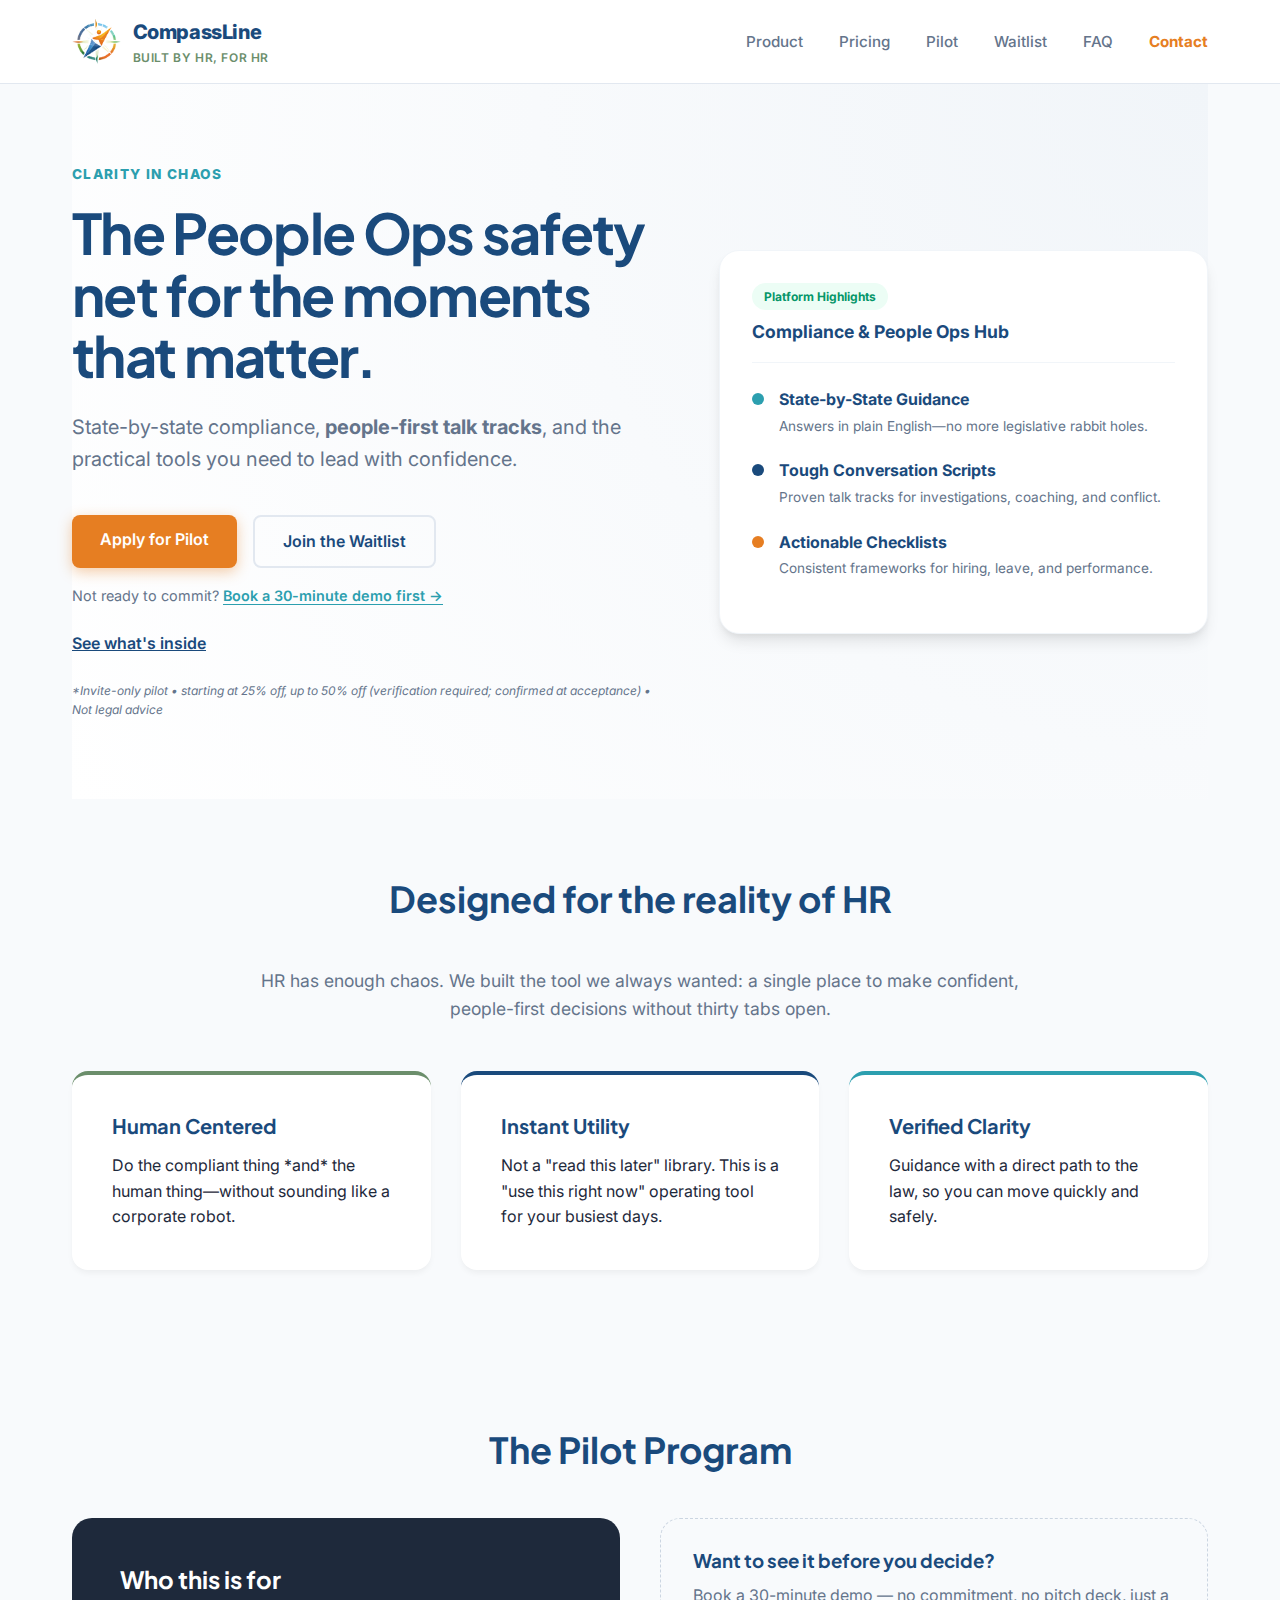
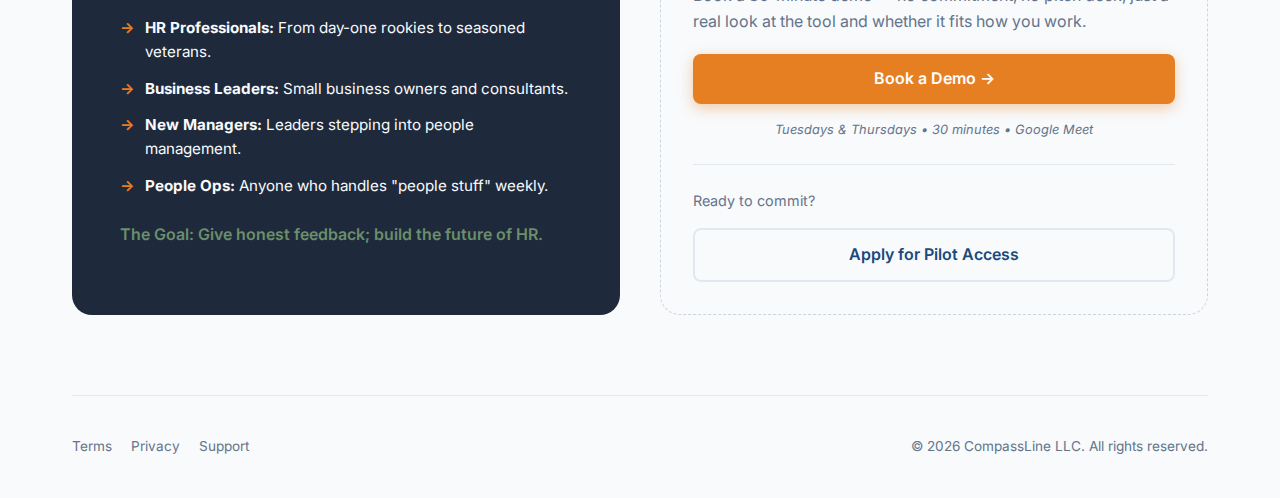
<file: index.html>
<!DOCTYPE html>
<html lang="en">
<head>
    <meta charset="utf-8"/>
    <meta name="viewport" content="width=device-width, initial-scale=1"/>
    <title>HR Compliance Compass | Clarity in Chaos</title>
    <meta name="description" content="Your calm HR guide for the moments that matter. State-by-state compliance, people-first talk tracks, and practical HR tools."/>
    
    <link rel="preconnect" href="https://fonts.googleapis.com">
    <link rel="preconnect" href="https://fonts.gstatic.com" crossorigin>
    <link href="https://fonts.googleapis.com/css2?family=Inter:wght@400;500;600;700;800&family=Plus+Jakarta+Sans:wght@700;800&display=swap" rel="stylesheet">
    <link rel="icon" href="assets/favicon.png"/>
    <!-- Start of HubSpot Embed Code -->
    <script type="text/javascript" id="hs-script-loader" async defer src="//js-na2.hs-scripts.com/245545744.js"></script>
    <!-- End of HubSpot Embed Code -->

    <style>
        :root {
            --navy: #1a4a7c;
            --sage: #6b8e6b;
            --orange: #e67e22;
            --teal: #2c9faf;
            --bg-light: #f8fafc;
            --text-main: #1e293b;
            --text-muted: #64748b;
            --white: #ffffff;
            --shadow: 0 10px 15px -3px rgba(0, 0, 0, 0.1), 0 4px 6px -2px rgba(0, 0, 0, 0.05);
        }

        * { box-sizing: border-box; margin: 0; padding: 0; }

        body {
            font-family: 'Inter', sans-serif;
            background-color: var(--bg-light);
            color: var(--text-main);
            line-height: 1.6;
            -webkit-font-smoothing: antialiased;
        }

        h1, h2, h3 { 
            font-family: 'Plus Jakarta Sans', sans-serif; 
            color: var(--navy);
            line-height: 1.1;
        }

        .container { max-width: 1200px; margin: 0 auto; padding: 0 2rem; }

        /* Navigation */
        .topbar {
            background: var(--white);
            border-bottom: 1px solid #e2e8f0;
            padding: 1rem 0;
            position: sticky;
            top: 0;
            z-index: 1000;
        }

        .header {
            display: flex;
            justify-content: space-between;
            align-items: center;
        }

        .brand {
            display: flex;
            align-items: center;
            text-decoration: none;
            gap: 12px;
        }

        .brand img { height: 45px; width: auto; }

        .brand .name {
            font-weight: 800;
            font-size: 1.25rem;
            color: var(--navy);
            letter-spacing: -0.02em;
        }

        .brand .tag {
            font-size: 0.75rem;
            color: var(--sage);
            font-weight: 600;
            text-transform: uppercase;
            letter-spacing: 0.05em;
        }

        nav a {
            text-decoration: none;
            color: var(--text-muted);
            font-weight: 500;
            font-size: 0.95rem;
            margin-left: 2rem;
            transition: color 0.2s;
        }

        nav a:hover { color: var(--navy); }
        nav a.cta { color: var(--orange); font-weight: 700; }

        /* Hero Section */
        .hero { padding: 80px 0; background: radial-gradient(circle at top right, #f1f5f9, #ffffff); }

        .heroInner {
            display: grid;
            grid-template-columns: 1.2fr 1fr;
            gap: 60px;
            align-items: center;
        }

        .kicker {
            color: var(--teal);
            font-weight: 800;
            font-size: 0.85rem;
            text-transform: uppercase;
            letter-spacing: 0.1em;
            margin-bottom: 1rem;
        }

        .h1 { font-size: 3.5rem; margin-bottom: 1.5rem; letter-spacing: -0.03em; }
        .sub { font-size: 1.25rem; color: var(--text-muted); margin-bottom: 2.5rem; }

        .btnRow { display: flex; gap: 1rem; margin-bottom: 1rem; flex-wrap: wrap; }

        .btn {
            padding: 12px 28px;
            border-radius: 8px;
            text-decoration: none;
            font-weight: 600;
            transition: all 0.2s;
            display: inline-block;
        }

        .btnPrimary {
            background-color: var(--orange);
            color: var(--white);
            box-shadow: 0 4px 14px 0 rgba(230, 126, 34, 0.39);
        }

        .btnPrimary:hover { transform: translateY(-2px); box-shadow: 0 6px 20px rgba(230, 126, 34, 0.23); }

        .btnGhost { border: 2px solid #e2e8f0; color: var(--navy); }
        .btnGhost:hover { background: #f1f5f9; }

        /* Demo nudge line */
        .demoNudge {
            margin-top: 0.5rem;
            margin-bottom: 1.5rem;
            font-size: 0.9rem;
            color: var(--text-muted);
        }

        .demoNudge a {
            color: var(--teal);
            font-weight: 600;
            text-decoration: underline;
            text-underline-offset: 3px;
        }

        .demoNudge a:hover { color: var(--navy); }

        /* App Preview Mockup */
        .preview {
            background: var(--white);
            border-radius: 20px;
            padding: 2rem;
            box-shadow: var(--shadow);
            border: 1px solid #f1f5f9;
            position: relative;
        }

        .previewTitle { margin-bottom: 1.5rem; border-bottom: 1px solid #f1f5f9; padding-bottom: 1rem; }

        .previewBadge {
            background: #ecfdf5;
            color: #059669;
            padding: 4px 12px;
            border-radius: 99px;
            font-size: 0.75rem;
            font-weight: 700;
            margin-bottom: 8px;
            display: inline-block;
        }

        .previewList { list-style: none; }
        .previewItem { display: flex; gap: 15px; margin-bottom: 20px; }

        .dot { width: 12px; height: 12px; border-radius: 50%; background: var(--teal); margin-top: 6px; flex-shrink: 0; }
        .dot.blue { background: var(--navy); }
        .dot.orange { background: var(--orange); }

        .previewItem strong { display: block; color: var(--navy); font-size: 1rem; }
        .previewItem span { font-size: 0.85rem; color: var(--text-muted); }

        /* Feature Section */
        .section { padding: 80px 0; }
        .section h2 { text-align: center; font-size: 2.25rem; margin-bottom: 3rem; }
        .lead { text-align: center; max-width: 800px; margin: 0 auto 3rem; font-size: 1.1rem; color: var(--text-muted); }

        .grid3 { display: grid; grid-template-columns: repeat(3, 1fr); gap: 30px; }

        .card {
            background: var(--white);
            padding: 2.5rem;
            border-radius: 16px;
            box-shadow: 0 4px 6px -1px rgba(0,0,0,0.05);
            transition: transform 0.3s;
            border-top: 4px solid var(--sage);
        }

        .card:hover { transform: translateY(-5px); }
        .card h3 { margin-bottom: 1rem; font-size: 1.25rem; }

        /* Pilot Section */
        .split { display: grid; grid-template-columns: 1fr 1fr; gap: 40px; }
        .callout { background: #1e293b; color: #f8fafc; padding: 3rem; border-radius: 20px; }
        .callout h3 { color: var(--white); margin-bottom: 1.5rem; font-size: 1.5rem; }
        
        .pro-list { list-style: none; margin-bottom: 1.5rem; }
        .pro-list li { margin-bottom: 12px; padding-left: 25px; position: relative; font-size: 0.95rem; }
        .pro-list li::before { content: "\2192"; position: absolute; left: 0; color: var(--orange); font-weight: bold; }

        /* See it first box */
        .seeItFirst {
            padding: 2rem;
            border: 1px dashed #cbd5e1;
            border-radius: 20px;
        }

        .seeItFirst h3 { margin-bottom: 0.75rem; }

        .seeItFirst p { margin-bottom: 1.25rem; color: var(--text-muted); }

        .seeItFirst .demoSubtext {
            margin-top: 1rem;
            font-size: 0.8rem;
            color: var(--text-muted);
            text-align: center;
            font-style: italic;
        }

        /* Footer */
        .footer {
            border-top: 1px solid #e2e8f0;
            padding: 40px 0;
            display: flex;
            justify-content: space-between;
            color: var(--text-muted);
            font-size: 0.85rem;
        }

        .footer a { color: var(--text-muted); text-decoration: none; margin-right: 15px; }

        @media (max-width: 968px) {
            .heroInner, .grid3, .split { grid-template-columns: 1fr; }
            .h1 { font-size: 2.5rem; }
            nav { display: none; }
        }
    </style>
</head>

<body>
    <div class="topbar">
        <div class="container header">
            <a class="brand" href="index.html">
                <img src="assets/hrcc-compass-icon.png" alt="HR Compliance Compass logo"/>
                <div class="lines">
                    <div class="name">CompassLine</div>
                    <div class="tag">Built by HR, for HR</div>
                </div>
            </a>

            <nav class="nav">
                <a href="product.html">Product</a>
                <a href="pricing.html">Pricing</a>
                <a href="pilot.html">Pilot</a>
                <a href="waitlist.html">Waitlist</a>
                <a href="faq.html">FAQ</a>
                <a class="cta" href="contact.html">Contact</a>
            </nav>
        </div>
    </div>

    <div class="container">
        <section class="hero">
            <div class="heroInner">
                <div>
                    <div class="kicker">Clarity in Chaos</div>
                    <h1 class="h1">The People Ops safety net for the moments that matter.</h1>
                    <p class="sub">
                        State-by-state compliance, <strong>people-first talk tracks</strong>, and the practical tools you need to lead with confidence.
                    </p>

                    <div class="btnRow">
                        <a class="btn btnPrimary" href="pilot.html">Apply for Pilot</a>
                        <a class="btn btnGhost" href="waitlist.html">Join the Waitlist</a>
                    </div>

                    <!-- Demo nudge — low pressure middle option -->
                    <p class="demoNudge">
                        Not ready to commit? <a href="https://meetings-na2.hubspot.com/jeannette-york" target="_blank">Book a 30-minute demo first &rarr;</a>
                    </p>

                    <p style="margin-bottom: 1.5rem;">
                        <a href="product.html" style="color: var(--navy); font-weight: 600; text-decoration: underline;">See what's inside</a>
                    </p>

                    <div style="font-size: 0.75rem; color: var(--text-muted); font-style: italic;">
                        *Invite-only pilot &bull; starting at 25% off, up to 50% off (verification required; confirmed at acceptance) &bull; Not legal advice
                    </div>
                </div>

                <div class="preview" aria-label="Feature Preview">
                    <div class="previewTitle">
                        <span class="previewBadge">Platform Highlights</span>
                        <div style="color: var(--navy); font-weight: 700; font-size: 1.1rem;">Compliance & People Ops Hub</div>
                    </div>

                    <ul class="previewList">
                        <li class="previewItem">
                            <span class="dot"></span>
                            <div>
                                <strong>State-by-State Guidance</strong>
                                <span>Answers in plain English&mdash;no more legislative rabbit holes.</span>
                            </div>
                        </li>
                        <li class="previewItem">
                            <span class="dot blue"></span>
                            <div>
                                <strong>Tough Conversation Scripts</strong>
                                <span>Proven talk tracks for investigations, coaching, and conflict.</span>
                            </div>
                        </li>
                        <li class="previewItem">
                            <span class="dot orange"></span>
                            <div>
                                <strong>Actionable Checklists</strong>
                                <span>Consistent frameworks for hiring, leave, and performance.</span>
                            </div>
                        </li>
                    </ul>
                </div>
            </div>
        </section>

        <section class="section">
            <h2>Designed for the reality of HR</h2>
            <p class="lead">
                HR has enough chaos. We built the tool we always wanted: a single place to make confident, people-first decisions without thirty tabs open.
            </p>

            <div class="grid3">
                <div class="card">
                    <h3>Human Centered</h3>
                    <p>Do the compliant thing *and* the human thing&mdash;without sounding like a corporate robot.</p>
                </div>
                <div class="card" style="border-top-color: var(--navy);">
                    <h3>Instant Utility</h3>
                    <p>Not a "read this later" library. This is a "use this right now" operating tool for your busiest days.</p>
                </div>
                <div class="card" style="border-top-color: var(--teal);">
                    <h3>Verified Clarity</h3>
                    <p>Guidance with a direct path to the law, so you can move quickly and safely.</p>
                </div>
            </div>
        </section>

        <section class="section">
            <h2>The Pilot Program</h2>
            <div class="split">
                <div class="callout">
                    <h3>Who this is for</h3>
                    <ul class="pro-list">
                        <li><strong>HR Professionals:</strong> From day-one rookies to seasoned veterans.</li>
                        <li><strong>Business Leaders:</strong> Small business owners and consultants.</li>
                        <li><strong>New Managers:</strong> Leaders stepping into people management.</li>
                        <li><strong>People Ops:</strong> Anyone who handles "people stuff" weekly.</li>
                    </ul>
                    <p style="color: var(--sage); font-weight: 600;">The Goal: Give honest feedback; build the future of HR.</p>
                </div>
                
                <div class="seeItFirst">
                    <h3>Want to see it before you decide?</h3>
                    <p>Book a 30-minute demo — no commitment, no pitch deck, just a real look at the tool and whether it fits how you work.</p>
                    <a class="btn btnPrimary" href="https://meetings-na2.hubspot.com/jeannette-york" target="_blank" style="width: 100%; text-align: center; display: block;">Book a Demo &rarr;</a>
                    <p class="demoSubtext">Tuesdays &amp; Thursdays &bull; 30 minutes &bull; Google Meet</p>
                    <div style="margin-top: 1.5rem; padding-top: 1.5rem; border-top: 1px solid #e2e8f0;">
                        <p style="margin-bottom: 1rem; font-size: 0.9rem;">Ready to commit?</p>
                        <a class="btn btnGhost" href="pilot.html" style="width: 100%; text-align: center; display: block;">Apply for Pilot Access</a>
                    </div>
                </div>
            </div>
        </section>

        <footer class="footer">
            <div>
                <a href="terms.html">Terms</a>
                <a href="privacy.html">Privacy</a>
                <a href="contact.html">Support</a>
            </div>
            <div>&copy; <span id="year"></span> CompassLine LLC. All rights reserved.</div>
        </footer>
    </div>

    <script>
        document.getElementById('year').textContent = new Date().getFullYear();
    </script>
</body>
</html>
</file>
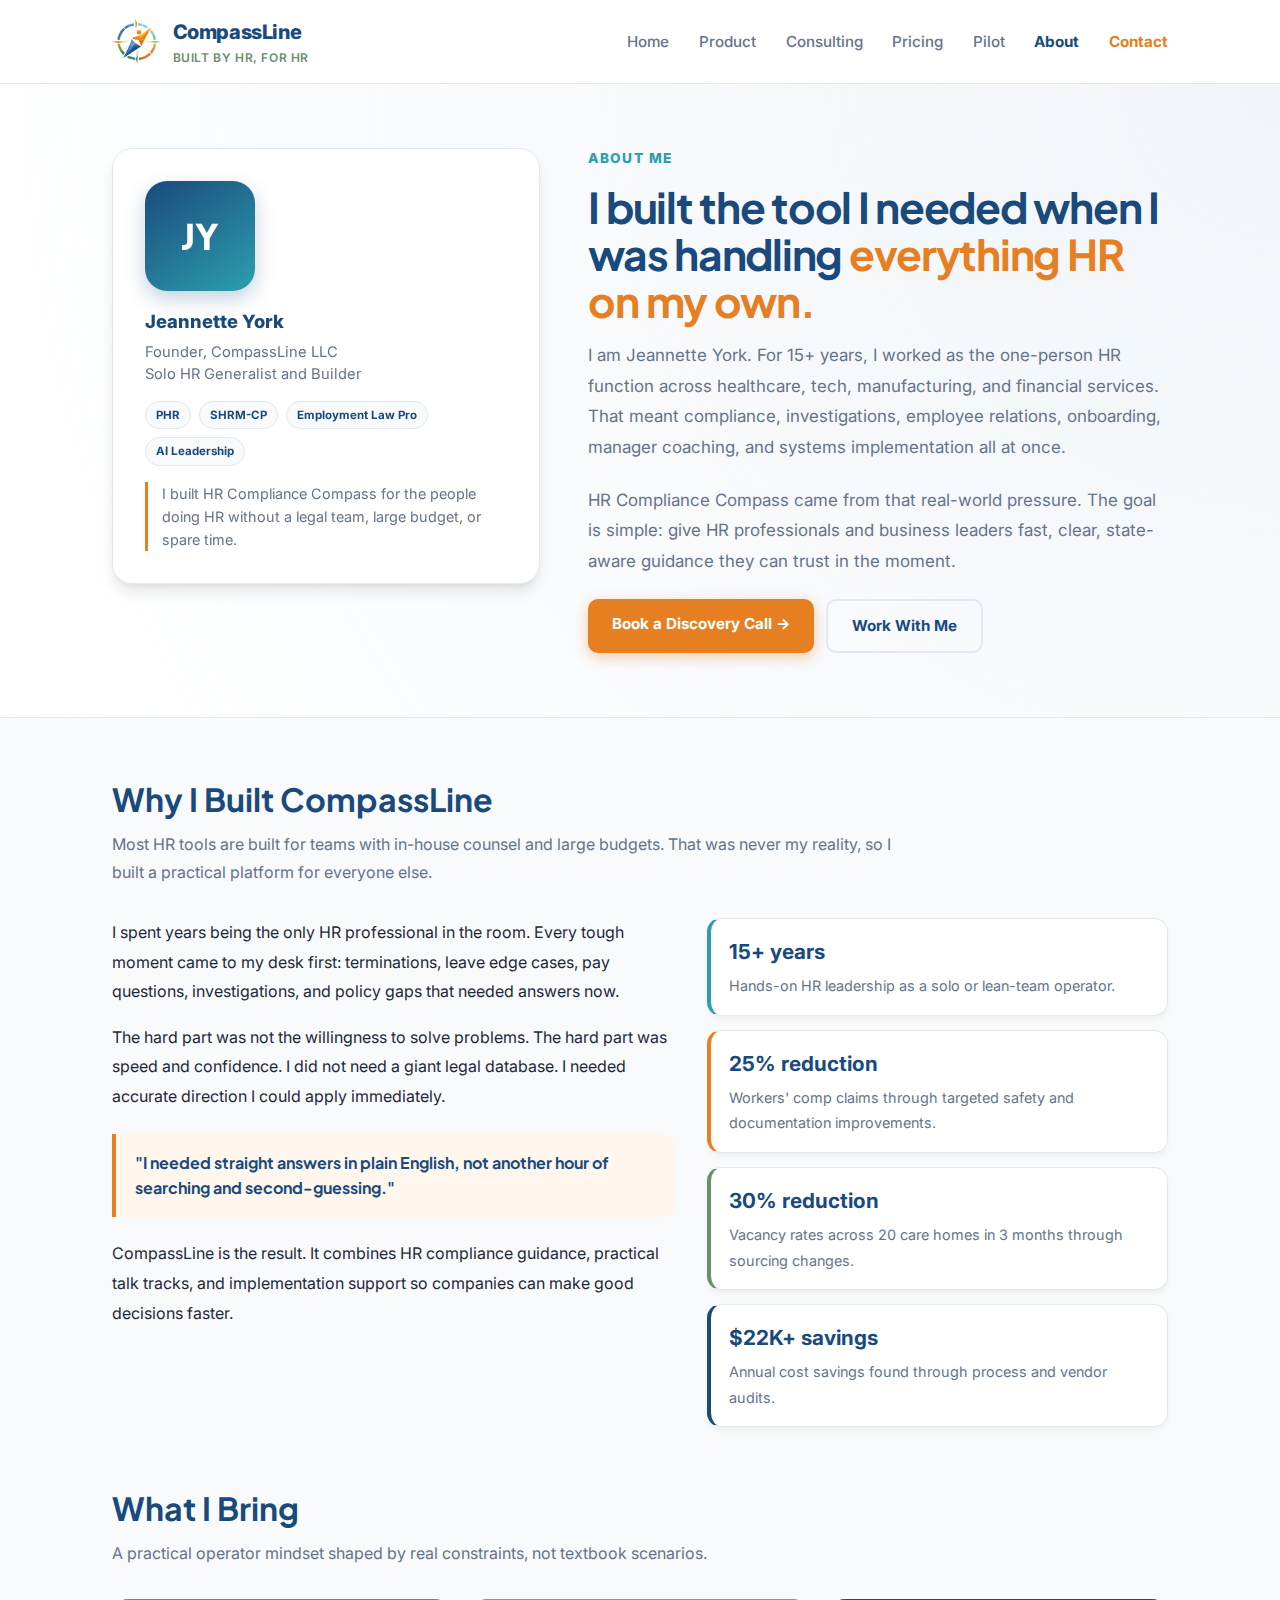
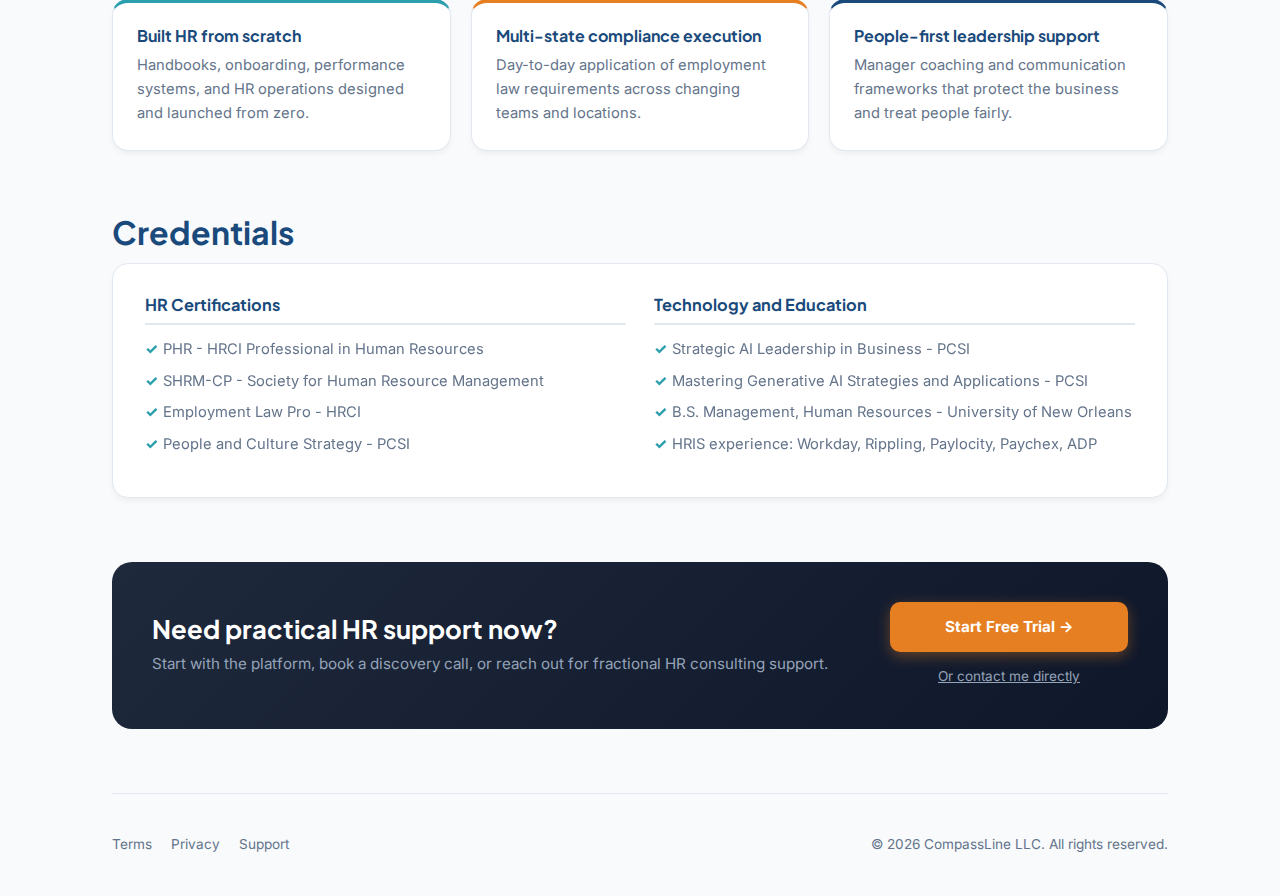
<file: about.html>
<!DOCTYPE html>
<html lang="en">
<head>
  <!-- Google tag (gtag.js) -->
  <script async src="https://www.googletagmanager.com/gtag/js?id=G-9CXFF6HMVN"></script>
  <script>
    window.dataLayer = window.dataLayer || [];
    function gtag(){dataLayer.push(arguments);} 
    gtag('js', new Date());
    gtag('config', 'G-9CXFF6HMVN');
  </script>
  <meta charset="utf-8"/>
  <meta name="viewport" content="width=device-width, initial-scale=1"/>
  <title>About Jeannette York | CompassLine</title>
  <meta name="description" content="Meet Jeannette York, founder of CompassLine and builder of HR Compliance Compass. 15+ years of hands-on HR leadership, compliance, and people operations."/>
  <link rel="preconnect" href="https://fonts.googleapis.com">
  <link rel="preconnect" href="https://fonts.gstatic.com" crossorigin>
  <link href="https://fonts.googleapis.com/css2?family=Inter:wght@400;500;600;700;800&family=Plus+Jakarta+Sans:wght@700;800&display=swap" rel="stylesheet">
  <link rel="icon" href="assets/favicon.png"/>
  <script type="text/javascript" id="hs-script-loader" async defer src="//js-na2.hs-scripts.com/245545744.js"></script>
  <style>
    :root {
      --navy: #1a4a7c;
      --sage: #6b8e6b;
      --orange: #e67e22;
      --teal: #2c9faf;
      --bg-light: #f8fafc;
      --text-main: #1e293b;
      --text-muted: #64748b;
      --white: #ffffff;
      --border: #e2e8f0;
      --shadow: 0 10px 15px -3px rgba(0,0,0,0.1), 0 4px 6px -2px rgba(0,0,0,0.05);
    }

    * { box-sizing: border-box; margin: 0; padding: 0; }
    body {
      font-family: 'Inter', sans-serif;
      background: var(--bg-light);
      color: var(--text-main);
      line-height: 1.6;
      -webkit-font-smoothing: antialiased;
    }
    h1, h2, h3 {
      font-family: 'Plus Jakarta Sans', sans-serif;
      color: var(--navy);
      line-height: 1.1;
    }
    .container {
      max-width: 1120px;
      margin: 0 auto;
      padding: 0 2rem;
    }

    .topbar {
      background: var(--white);
      border-bottom: 1px solid var(--border);
      padding: 1rem 0;
      position: sticky;
      top: 0;
      z-index: 1000;
    }
    .header {
      display: flex;
      justify-content: space-between;
      align-items: center;
    }
    .brand {
      display: flex;
      align-items: center;
      text-decoration: none;
      gap: 12px;
    }
    .brand img {
      height: 45px;
      width: auto;
    }
    .brand .name {
      font-weight: 800;
      font-size: 1.25rem;
      color: var(--navy);
      letter-spacing: -0.02em;
    }
    .brand .tag {
      font-size: 0.75rem;
      color: var(--sage);
      font-weight: 600;
      text-transform: uppercase;
      letter-spacing: 0.05em;
    }
    nav a {
      text-decoration: none;
      color: var(--text-muted);
      font-weight: 500;
      font-size: 0.95rem;
      margin-left: 1.6rem;
      transition: color 0.2s;
    }
    nav a:hover { color: var(--navy); }
    nav a.active { color: var(--navy); font-weight: 700; }
    nav a.cta { color: var(--orange); font-weight: 700; }

    .hero {
      padding: 64px 0;
      background: radial-gradient(circle at top right, #f1f5f9, #ffffff);
      border-bottom: 1px solid var(--border);
    }
    .hero-grid {
      display: grid;
      grid-template-columns: 0.85fr 1.15fr;
      gap: 48px;
      align-items: start;
    }
    .profile-card {
      background: var(--white);
      border-radius: 20px;
      padding: 2rem;
      border: 1px solid var(--border);
      box-shadow: var(--shadow);
      position: sticky;
      top: 110px;
    }
    .avatar {
      width: 110px;
      height: 110px;
      border-radius: 22px;
      display: grid;
      place-items: center;
      font-family: 'Plus Jakarta Sans', sans-serif;
      font-size: 2.2rem;
      font-weight: 800;
      color: #fff;
      margin-bottom: 1rem;
      background: linear-gradient(145deg, var(--navy), var(--teal));
      box-shadow: 0 8px 20px rgba(26, 74, 124, 0.25);
    }
    .profile-name {
      font-size: 1.15rem;
      color: var(--navy);
      font-weight: 800;
      margin-bottom: 0.25rem;
    }
    .profile-title {
      color: var(--text-muted);
      font-size: 0.92rem;
      line-height: 1.5;
      margin-bottom: 1rem;
    }
    .badge-row {
      display: flex;
      flex-wrap: wrap;
      gap: 8px;
      margin-bottom: 1rem;
    }
    .badge {
      font-size: 0.72rem;
      font-weight: 700;
      padding: 4px 10px;
      border-radius: 999px;
      border: 1px solid var(--border);
      background: #f8fafc;
      color: var(--navy);
    }
    .profile-note {
      border-left: 3px solid var(--orange);
      padding-left: 0.85rem;
      color: var(--text-muted);
      font-size: 0.9rem;
      line-height: 1.6;
    }

    .kicker {
      color: var(--teal);
      font-weight: 800;
      font-size: 0.85rem;
      text-transform: uppercase;
      letter-spacing: 0.1em;
      margin-bottom: 0.9rem;
    }
    .h1 {
      font-size: 2.65rem;
      letter-spacing: -0.03em;
      margin-bottom: 1rem;
    }
    .h1 em {
      font-style: normal;
      color: var(--orange);
    }
    .lead {
      color: var(--text-muted);
      font-size: 1.06rem;
      line-height: 1.8;
      margin-bottom: 1.4rem;
      max-width: 720px;
    }
    .btn-row {
      display: flex;
      gap: 12px;
      flex-wrap: wrap;
    }
    .btn {
      padding: 13px 24px;
      border-radius: 10px;
      text-decoration: none;
      font-weight: 700;
      transition: all 0.2s;
      display: inline-block;
      font-size: 0.95rem;
    }
    .btnPrimary {
      background: var(--orange);
      color: #fff;
      box-shadow: 0 4px 14px rgba(230,126,34,0.39);
    }
    .btnPrimary:hover {
      transform: translateY(-2px);
      box-shadow: 0 6px 20px rgba(230,126,34,0.28);
    }
    .btnGhost {
      border: 2px solid var(--border);
      color: var(--navy);
    }
    .btnGhost:hover {
      background: #f1f5f9;
      border-color: #c8d5e8;
    }

    .section { padding: 64px 0; }
    .section-title {
      font-size: 2rem;
      margin-bottom: 0.8rem;
    }
    .section-lead {
      color: var(--text-muted);
      max-width: 800px;
      margin-bottom: 2rem;
      line-height: 1.75;
    }

    .story-grid {
      display: grid;
      grid-template-columns: 1.1fr 0.9fr;
      gap: 32px;
      align-items: start;
    }
    .story p {
      margin-bottom: 1rem;
      line-height: 1.85;
    }
    .story p:last-child { margin-bottom: 0; }
    .quote {
      margin: 1.4rem 0;
      padding: 1rem 1.2rem;
      border-left: 4px solid var(--orange);
      background: #fff7ed;
      border-radius: 0 12px 12px 0;
      color: var(--navy);
      font-family: 'Plus Jakarta Sans', sans-serif;
      font-weight: 700;
    }

    .metric-list {
      display: grid;
      gap: 14px;
    }
    .metric {
      background: var(--white);
      border: 1px solid var(--border);
      border-left: 4px solid var(--teal);
      border-radius: 14px;
      padding: 1rem 1.1rem;
      box-shadow: 0 4px 6px -1px rgba(0,0,0,0.05);
    }
    .metric:nth-child(2) { border-left-color: var(--orange); }
    .metric:nth-child(3) { border-left-color: var(--sage); }
    .metric:nth-child(4) { border-left-color: var(--navy); }
    .metric strong {
      display: block;
      color: var(--navy);
      font-size: 1.3rem;
      margin-bottom: 0.3rem;
    }
    .metric span {
      color: var(--text-muted);
      font-size: 0.9rem;
      line-height: 1.5;
    }

    .grid3 {
      display: grid;
      grid-template-columns: repeat(3, 1fr);
      gap: 20px;
      margin-top: 1.5rem;
    }
    .card {
      background: var(--white);
      border-radius: 16px;
      padding: 1.5rem;
      border: 1px solid var(--border);
      border-top: 4px solid var(--teal);
      box-shadow: 0 4px 6px -1px rgba(0,0,0,0.05);
    }
    .card:nth-child(2) { border-top-color: var(--orange); }
    .card:nth-child(3) { border-top-color: var(--navy); }
    .card h3 {
      margin-bottom: 0.5rem;
      font-size: 1rem;
    }
    .card p {
      color: var(--text-muted);
      font-size: 0.92rem;
      line-height: 1.65;
    }

    .creds {
      background: var(--white);
      border: 1px solid var(--border);
      border-radius: 16px;
      padding: 2rem;
      box-shadow: 0 4px 6px -1px rgba(0,0,0,0.05);
    }
    .creds-grid {
      display: grid;
      grid-template-columns: 1fr 1fr;
      gap: 28px;
    }
    .creds h3 {
      font-size: 1.02rem;
      margin-bottom: 0.8rem;
      padding-bottom: 0.6rem;
      border-bottom: 2px solid var(--border);
    }
    .creds ul {
      list-style: none;
    }
    .creds li {
      color: var(--text-muted);
      font-size: 0.92rem;
      margin-bottom: 0.6rem;
      padding-left: 18px;
      position: relative;
      line-height: 1.5;
    }
    .creds li::before {
      content: "\2713";
      position: absolute;
      left: 0;
      color: var(--teal);
      font-weight: 800;
    }

    .cta-band {
      background: linear-gradient(135deg, #1e293b, #0f172a);
      border-radius: 20px;
      padding: 2.5rem;
      display: grid;
      grid-template-columns: 1.5fr 0.5fr;
      gap: 24px;
      align-items: center;
    }
    .cta-band h3 {
      color: #fff;
      font-size: 1.6rem;
      margin-bottom: 0.5rem;
    }
    .cta-band p {
      color: #94a3b8;
      font-size: 0.95rem;
      line-height: 1.65;
    }
    .cta-band .btnPrimary {
      display: block;
      text-align: center;
    }
    .cta-sub {
      text-align: center;
      margin-top: 0.7rem;
    }
    .cta-sub a {
      color: #94a3b8;
      font-size: 0.85rem;
      text-decoration: underline;
    }

    .footer {
      border-top: 1px solid var(--border);
      padding: 40px 0;
      display: flex;
      justify-content: space-between;
      color: var(--text-muted);
      font-size: 0.85rem;
      flex-wrap: wrap;
      gap: 12px;
    }
    .footer a {
      color: var(--text-muted);
      text-decoration: none;
      margin-right: 15px;
    }
    .footer a:hover { color: var(--navy); }

    @media (max-width: 1024px) {
      .hero-grid, .story-grid, .grid3, .creds-grid, .cta-band { grid-template-columns: 1fr; }
      .profile-card { position: static; }
      nav { display: none; }
      .h1 { font-size: 2.2rem; }
    }
  </style>
</head>
<body>
  <div class="topbar">
    <div class="container header">
      <a class="brand" href="hr-compliance-compass.html">
        <img src="assets/hrcc-compass-icon.png" alt="HR Compliance Compass logo"/>
        <div class="lines">
          <div class="name">CompassLine</div>
          <div class="tag">Built by HR, for HR</div>
        </div>
      </a>
      <nav class="nav">
        <a href="hr-compliance-compass.html">Home</a>
        <a href="product.html">Product</a>
        <a href="Consulting.HTML">Consulting</a>
        <a href="pricing.HTML">Pricing</a>
        <a href="pricing.HTML">Pilot</a>
        <a class="active" href="about.html" aria-current="page">About</a>
        <a class="cta" href="pricing.HTML">Contact</a>
      </nav>
    </div>
  </div>

  <section class="hero">
    <div class="container">
      <div class="hero-grid">
        <aside class="profile-card">
          <div class="avatar">JY</div>
          <div class="profile-name">Jeannette York</div>
          <div class="profile-title">Founder, CompassLine LLC<br/>Solo HR Generalist and Builder</div>
          <div class="badge-row">
            <span class="badge">PHR</span>
            <span class="badge">SHRM-CP</span>
            <span class="badge">Employment Law Pro</span>
            <span class="badge">AI Leadership</span>
          </div>
          <p class="profile-note">I built HR Compliance Compass for the people doing HR without a legal team, large budget, or spare time.</p>
        </aside>

        <div>
          <div class="kicker">About Me</div>
          <h1 class="h1">I built the tool I needed when I was handling <em>everything HR on my own.</em></h1>
          <p class="lead">I am Jeannette York. For 15+ years, I worked as the one-person HR function across healthcare, tech, manufacturing, and financial services. That meant compliance, investigations, employee relations, onboarding, manager coaching, and systems implementation all at once.</p>
          <p class="lead">HR Compliance Compass came from that real-world pressure. The goal is simple: give HR professionals and business leaders fast, clear, state-aware guidance they can trust in the moment.</p>
          <div class="btn-row">
            <a class="btn btnPrimary" href="https://meetings-na2.hubspot.com/jeannette-york" target="_blank">Book a Discovery Call &rarr;</a>
            <a class="btn btnGhost" href="Consulting.HTML">Work With Me</a>
          </div>
        </div>
      </div>
    </div>
  </section>

  <div class="container">
    <section class="section">
      <h2 class="section-title">Why I Built CompassLine</h2>
      <p class="section-lead">Most HR tools are built for teams with in-house counsel and large budgets. That was never my reality, so I built a practical platform for everyone else.</p>

      <div class="story-grid">
        <div class="story">
          <p>I spent years being the only HR professional in the room. Every tough moment came to my desk first: terminations, leave edge cases, pay questions, investigations, and policy gaps that needed answers now.</p>
          <p>The hard part was not the willingness to solve problems. The hard part was speed and confidence. I did not need a giant legal database. I needed accurate direction I could apply immediately.</p>
          <div class="quote">"I needed straight answers in plain English, not another hour of searching and second-guessing."</div>
          <p>CompassLine is the result. It combines HR compliance guidance, practical talk tracks, and implementation support so companies can make good decisions faster.</p>
        </div>

        <div class="metric-list">
          <div class="metric">
            <strong>15+ years</strong>
            <span>Hands-on HR leadership as a solo or lean-team operator.</span>
          </div>
          <div class="metric">
            <strong>25% reduction</strong>
            <span>Workers' comp claims through targeted safety and documentation improvements.</span>
          </div>
          <div class="metric">
            <strong>30% reduction</strong>
            <span>Vacancy rates across 20 care homes in 3 months through sourcing changes.</span>
          </div>
          <div class="metric">
            <strong>$22K+ savings</strong>
            <span>Annual cost savings found through process and vendor audits.</span>
          </div>
        </div>
      </div>
    </section>

    <section class="section" style="padding-top: 0;">
      <h2 class="section-title">What I Bring</h2>
      <p class="section-lead">A practical operator mindset shaped by real constraints, not textbook scenarios.</p>
      <div class="grid3">
        <article class="card">
          <h3>Built HR from scratch</h3>
          <p>Handbooks, onboarding, performance systems, and HR operations designed and launched from zero.</p>
        </article>
        <article class="card">
          <h3>Multi-state compliance execution</h3>
          <p>Day-to-day application of employment law requirements across changing teams and locations.</p>
        </article>
        <article class="card">
          <h3>People-first leadership support</h3>
          <p>Manager coaching and communication frameworks that protect the business and treat people fairly.</p>
        </article>
      </div>
    </section>

    <section class="section" style="padding-top: 0;">
      <h2 class="section-title">Credentials</h2>
      <div class="creds">
        <div class="creds-grid">
          <div>
            <h3>HR Certifications</h3>
            <ul>
              <li>PHR - HRCI Professional in Human Resources</li>
              <li>SHRM-CP - Society for Human Resource Management</li>
              <li>Employment Law Pro - HRCI</li>
              <li>People and Culture Strategy - PCSI</li>
            </ul>
          </div>
          <div>
            <h3>Technology and Education</h3>
            <ul>
              <li>Strategic AI Leadership in Business - PCSI</li>
              <li>Mastering Generative AI Strategies and Applications - PCSI</li>
              <li>B.S. Management, Human Resources - University of New Orleans</li>
              <li>HRIS experience: Workday, Rippling, Paylocity, Paychex, ADP</li>
            </ul>
          </div>
        </div>
      </div>
    </section>

    <section class="section" style="padding-top: 0;">
      <div class="cta-band">
        <div>
          <h3>Need practical HR support now?</h3>
          <p>Start with the platform, book a discovery call, or reach out for fractional HR consulting support.</p>
        </div>
        <div>
          <a class="btn btnPrimary" href="pricing.HTML">Start Free Trial &rarr;</a>
          <div class="cta-sub"><a href="pricing.HTML">Or contact me directly</a></div>
        </div>
      </div>
    </section>

    <footer class="footer">
      <div>
        <a href="terms.html">Terms</a>
        <a href="privacy.html">Privacy</a>
        <a href="pricing.HTML">Support</a>
      </div>
      <div>&copy; <span id="year"></span> CompassLine LLC. All rights reserved.</div>
    </footer>
  </div>

  <script>
    document.getElementById('year').textContent = new Date().getFullYear();
  </script>
</body>
</html>
</file>
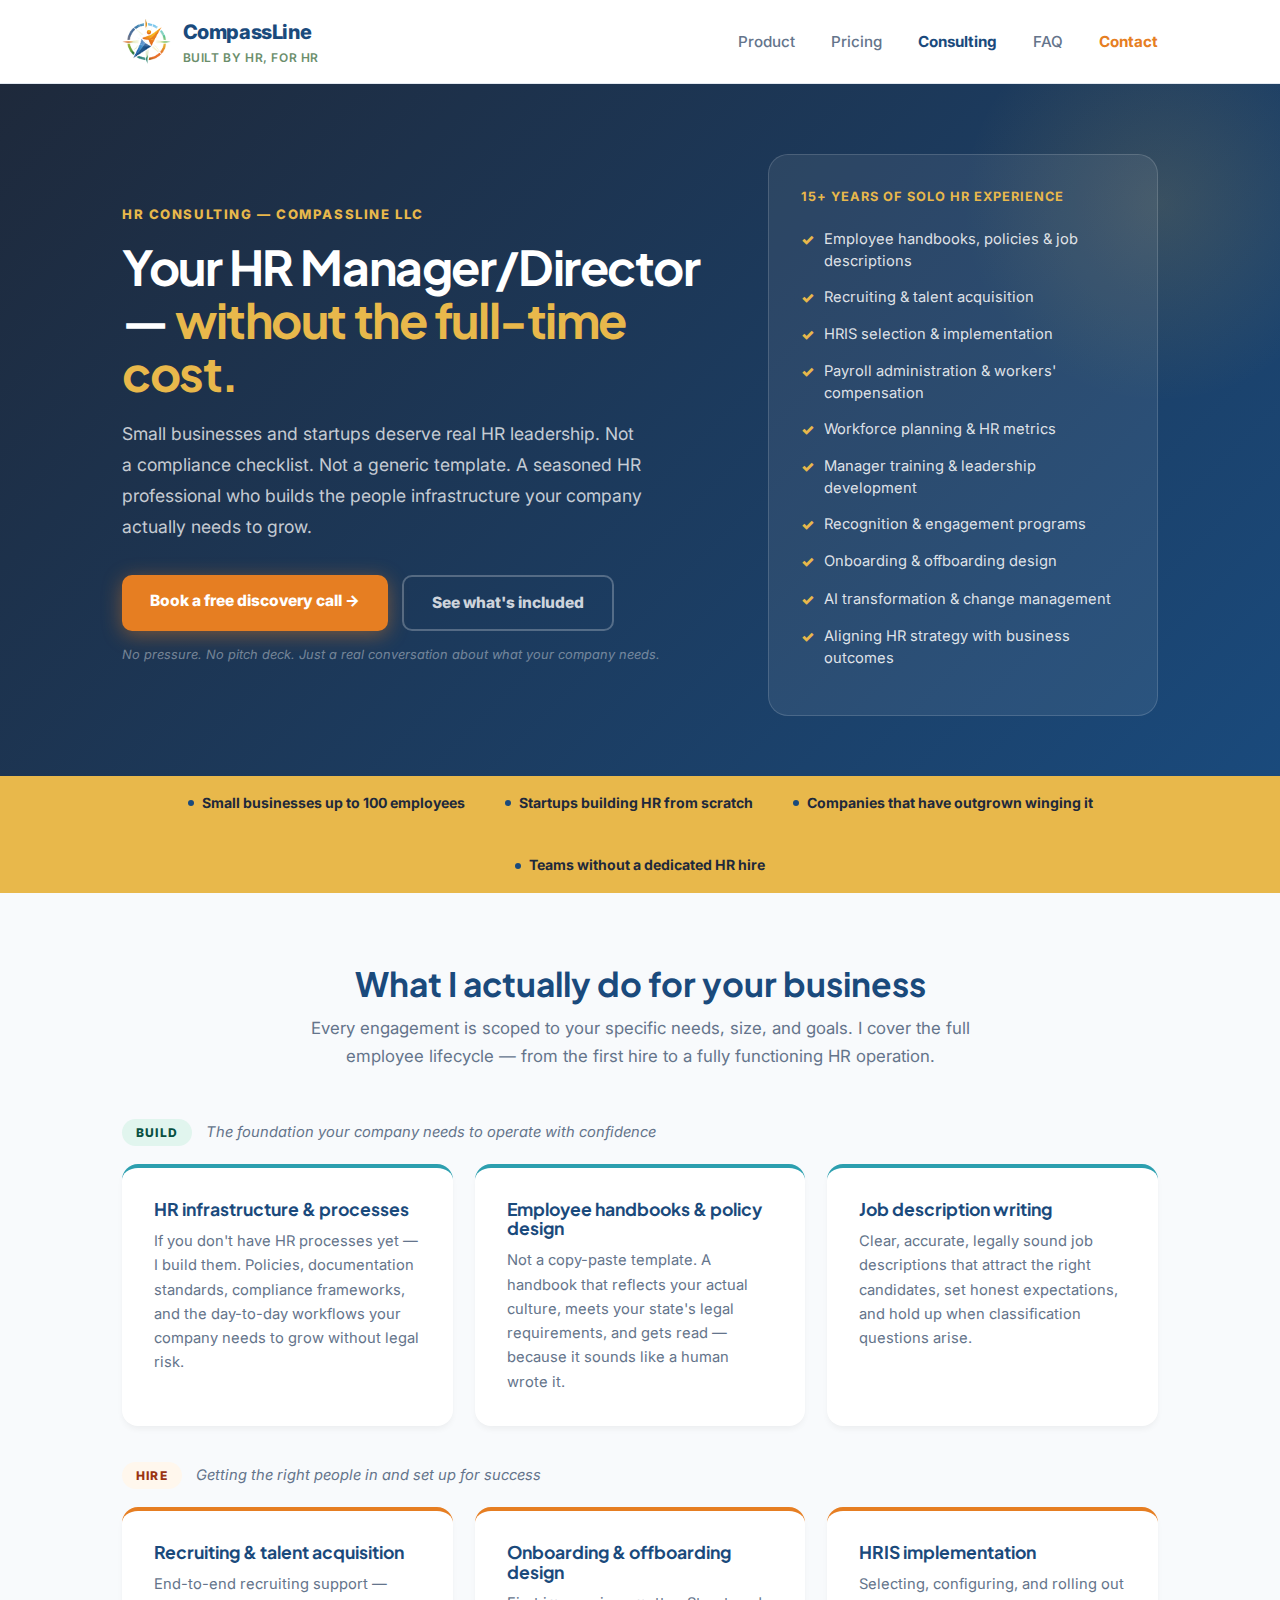
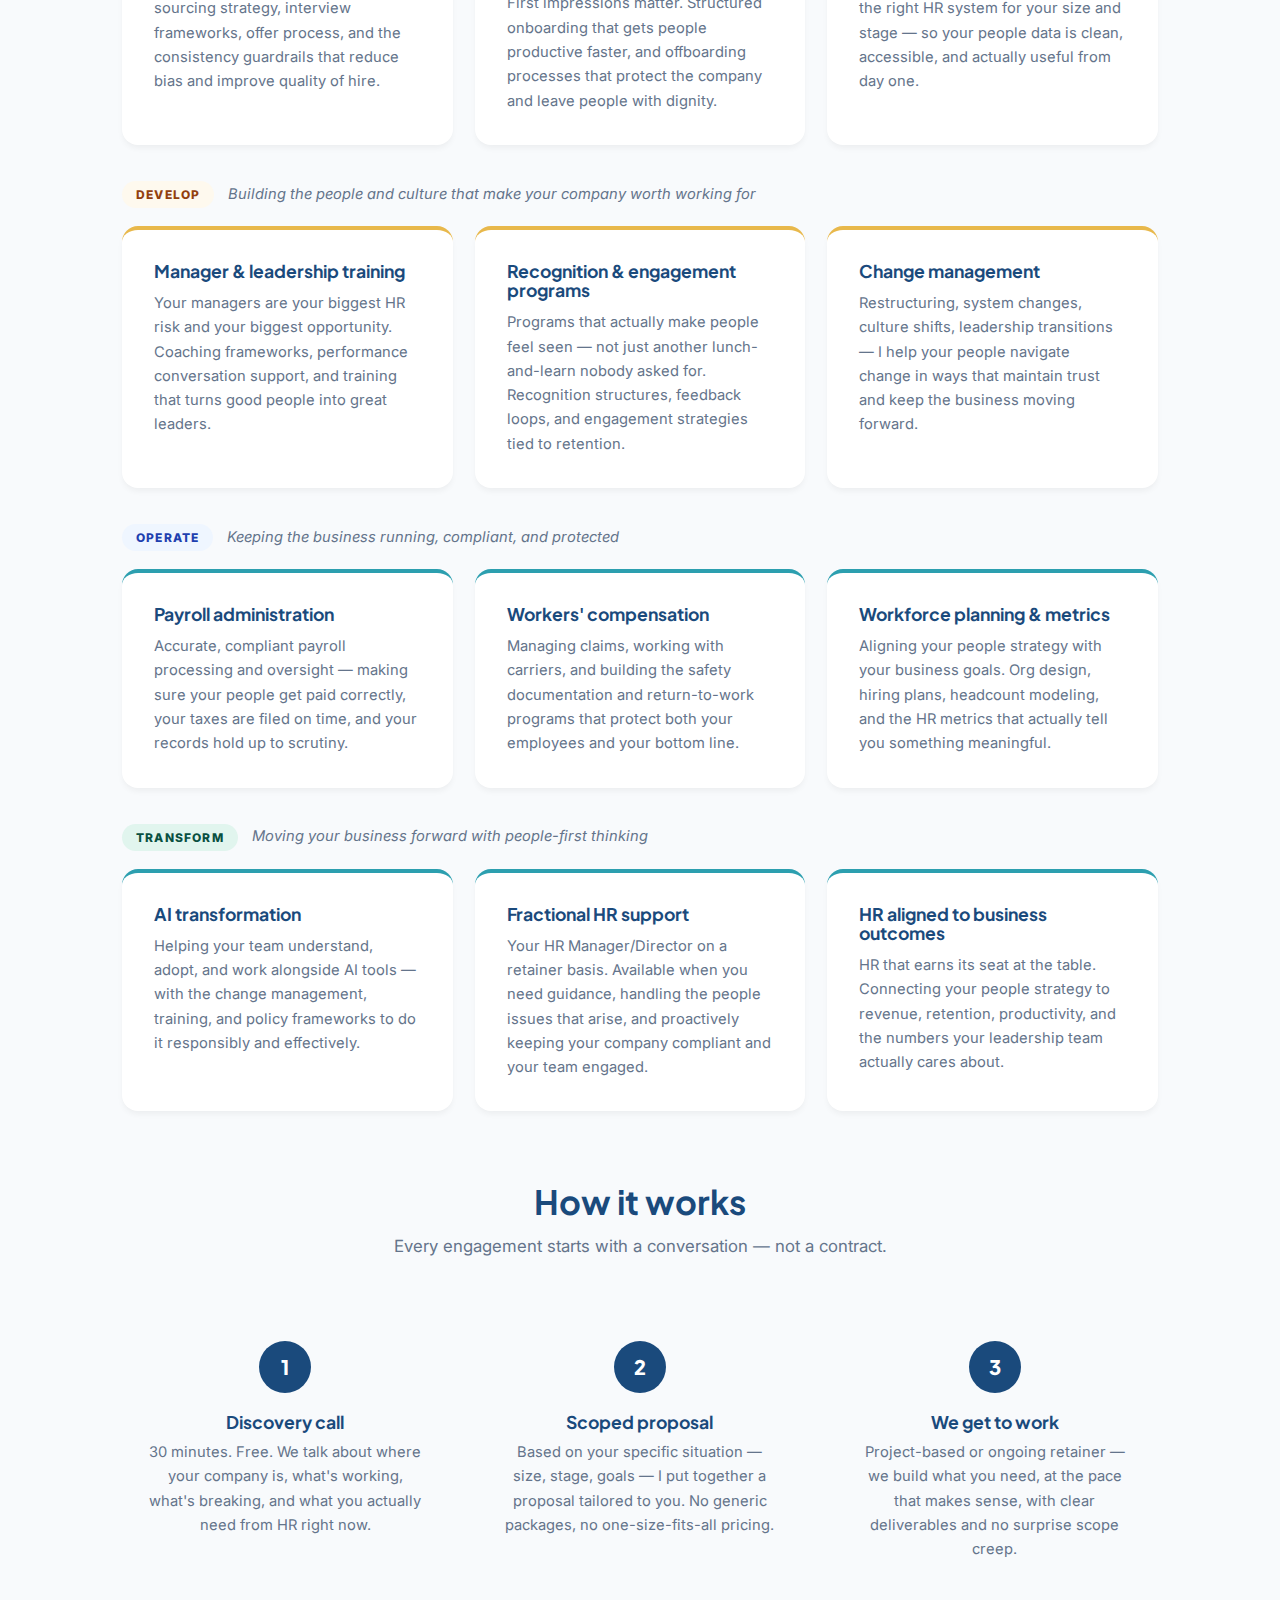
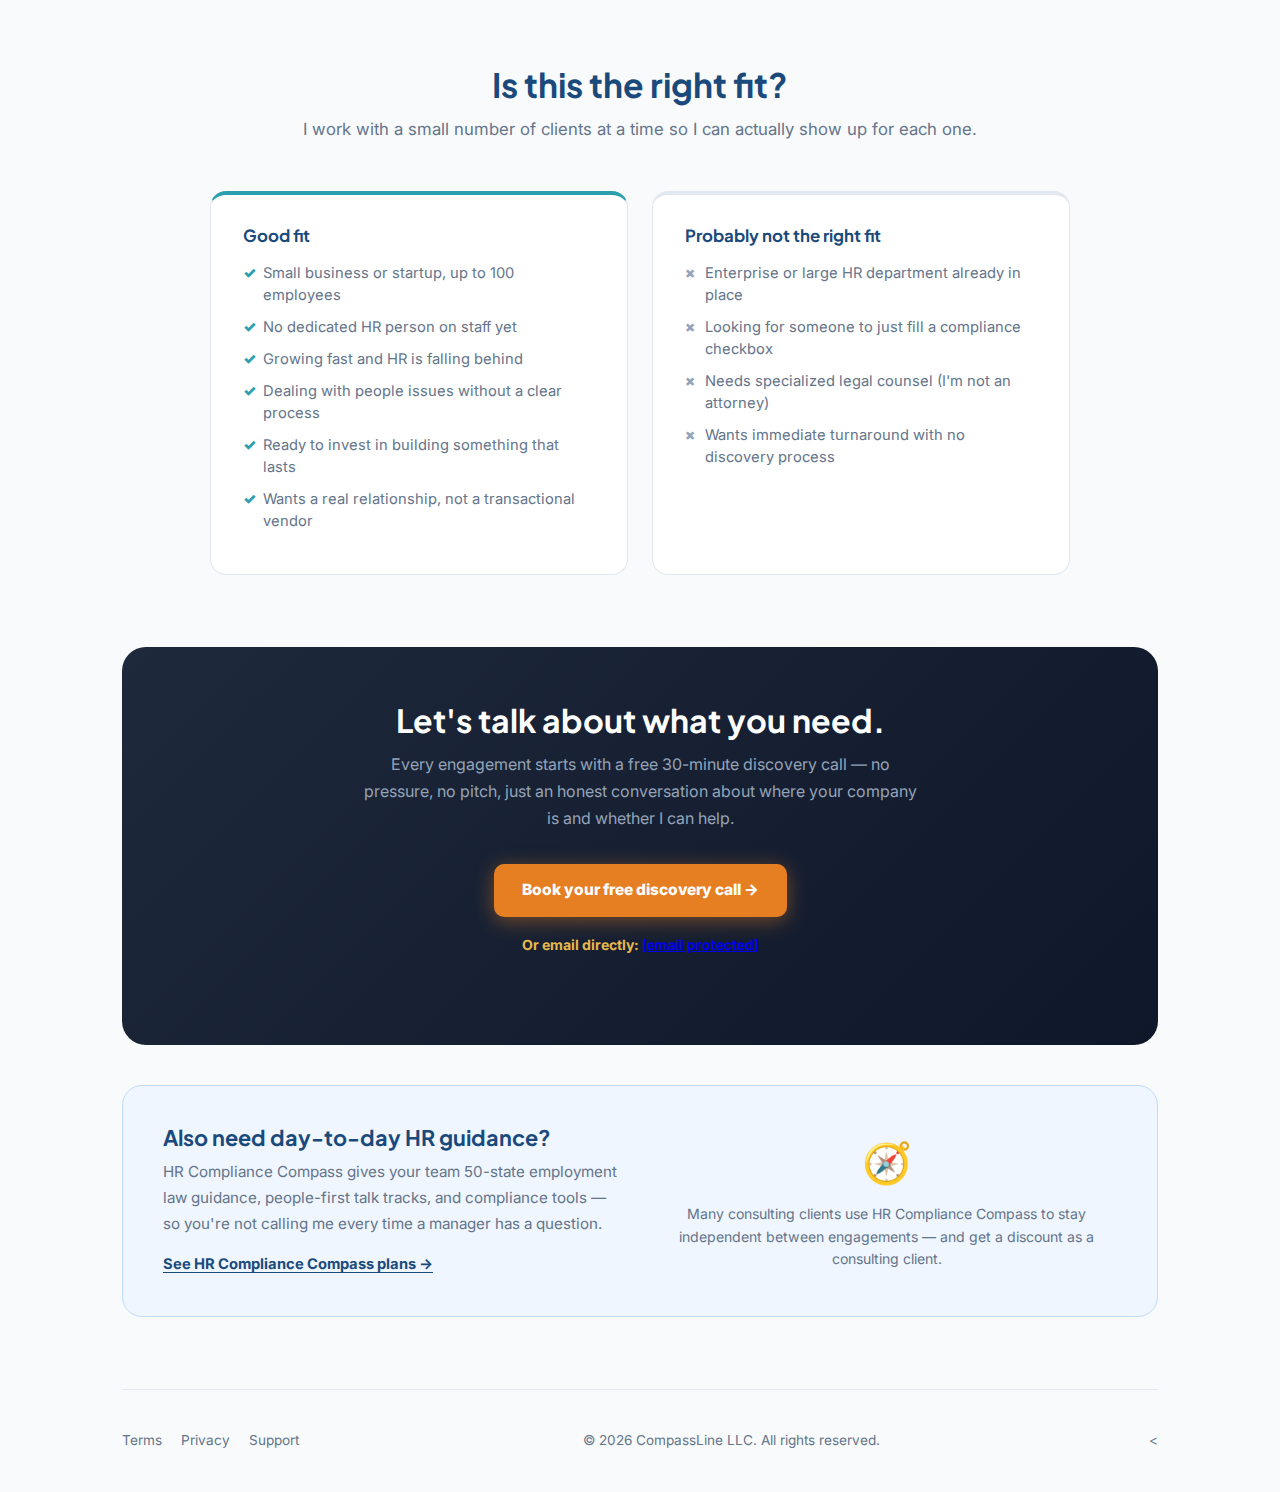
<file: Consulting.HTML>
<!DOCTYPE html>
<html lang="en">
<head>
  <meta charset="utf-8"/>
  <meta name="viewport" content="width=device-width, initial-scale=1"/>
  <title>HR Consulting | CompassLine LLC</title>
  <meta name="description" content="Your HR Manager/Director — without the full-time cost. Jeannette York brings 15+ years of HR generalist experience to small businesses and startups that need real HR leadership."/>
  <link rel="preconnect" href="https://fonts.googleapis.com">
  <link rel="preconnect" href="https://fonts.gstatic.com" crossorigin>
  <link href="https://fonts.googleapis.com/css2?family=Inter:wght@400;500;600;700;800&family=Plus+Jakarta+Sans:wght@700;800&display=swap" rel="stylesheet">
  <link rel="icon" href="assets/favicon.png"/>
  <!-- Google tag (gtag.js) -->
  <script async src="https://www.googletagmanager.com/gtag/js?id=G-9CXFF6HMVN"></script>
  <script>
    window.dataLayer = window.dataLayer || [];
    function gtag(){dataLayer.push(arguments);}
    gtag('js', new Date());
    gtag('config', 'G-9CXFF6HMVN');
  </script>
  <!-- HubSpot -->
  <script type="text/javascript" id="hs-script-loader" async defer src="//js-na2.hs-scripts.com/245545744.js"></script>
  <style>
    :root {
      --navy: #1a4a7c; --sage: #6b8e6b; --orange: #e67e22; --teal: #2c9faf;
      --gold: #e8b84b; --bg-light: #f8fafc; --text-main: #1e293b;
      --text-muted: #64748b; --white: #ffffff; --border: #e2e8f0;
      --shadow: 0 10px 15px -3px rgba(0,0,0,0.1), 0 4px 6px -2px rgba(0,0,0,0.05);
    }
    * { box-sizing: border-box; margin: 0; padding: 0; }
    body { font-family: 'Inter', sans-serif; background-color: var(--bg-light); color: var(--text-main); line-height: 1.6; -webkit-font-smoothing: antialiased; }
    h1, h2, h3 { font-family: 'Plus Jakarta Sans', sans-serif; color: var(--navy); line-height: 1.1; }
    .container { max-width: 1100px; margin: 0 auto; padding: 0 2rem; }

    /* Nav */
    .topbar { background: var(--white); border-bottom: 1px solid var(--border); padding: 1rem 0; position: sticky; top: 0; z-index: 1000; }
    .header { display: flex; justify-content: space-between; align-items: center; }
    .brand { display: flex; align-items: center; text-decoration: none; gap: 12px; }
    .brand img { height: 45px; width: auto; }
    .brand .name { font-weight: 800; font-size: 1.25rem; color: var(--navy); letter-spacing: -0.02em; }
    .brand .tag { font-size: 0.75rem; color: var(--sage); font-weight: 600; text-transform: uppercase; letter-spacing: 0.05em; }
    nav a { text-decoration: none; color: var(--text-muted); font-weight: 500; font-size: 0.95rem; margin-left: 2rem; transition: color 0.2s; }
    nav a:hover { color: var(--navy); }
    nav a.active { color: var(--navy); font-weight: 700; }
    nav a.cta { color: var(--orange); font-weight: 700; }

    /* Hero */
    .hero {
      padding: 70px 0 60px;
      background: linear-gradient(135deg, #1e293b 0%, #1a4a7c 100%);
      position: relative; overflow: hidden;
    }
    .hero::before {
      content: ''; position: absolute; top: -80px; right: -80px;
      width: 400px; height: 400px; border-radius: 50%;
      background: radial-gradient(circle, rgba(232,184,75,0.15) 0%, transparent 70%);
      pointer-events: none;
    }
    .hero-inner { position: relative; z-index: 1; display: grid; grid-template-columns: 1.2fr 0.8fr; gap: 60px; align-items: center; }
    .kicker { color: var(--gold); font-weight: 800; font-size: 0.82rem; text-transform: uppercase; letter-spacing: 0.12em; margin-bottom: 1rem; }
    .h1 { font-size: 3rem; letter-spacing: -0.03em; margin-bottom: 1.25rem; color: #ffffff; line-height: 1.1; }
    .h1 em { font-style: normal; color: var(--gold); }
    .sub { font-size: 1.1rem; color: rgba(255,255,255,0.75); margin-bottom: 2rem; line-height: 1.75; max-width: 520px; }

    .btn { padding: 14px 28px; border-radius: 10px; text-decoration: none; font-weight: 800; transition: all 0.2s; display: inline-block; font-size: 0.97rem; cursor: pointer; border: none; font-family: inherit; }
    .btnOrange { background: var(--orange); color: #fff; box-shadow: 0 4px 20px rgba(230,126,34,0.45); }
    .btnOrange:hover { transform: translateY(-2px); box-shadow: 0 8px 28px rgba(230,126,34,0.4); }
    .btnGhost { background: transparent; color: rgba(255,255,255,0.8); border: 2px solid rgba(255,255,255,0.25); }
    .btnGhost:hover { background: rgba(255,255,255,0.08); color: #fff; }
    .btnNavy { background: var(--navy); color: #fff; box-shadow: 0 4px 14px rgba(26,74,124,0.35); }
    .btnNavy:hover { transform: translateY(-2px); box-shadow: 0 6px 20px rgba(26,74,124,0.3); }

    .hero-btns { display: flex; gap: 14px; flex-wrap: wrap; }
    .hero-note { margin-top: 14px; font-size: 0.8rem; color: rgba(255,255,255,0.4); font-style: italic; }

    /* Credential card */
    .cred-card { background: rgba(255,255,255,0.07); border: 1px solid rgba(255,255,255,0.15); border-radius: 20px; padding: 2rem; }
    .cred-card-title { font-size: 0.8rem; font-weight: 700; text-transform: uppercase; letter-spacing: 0.08em; color: var(--gold); margin-bottom: 1.25rem; }
    .cred-list { list-style: none; }
    .cred-list li { display: flex; align-items: flex-start; gap: 10px; margin-bottom: 14px; font-size: 0.92rem; color: rgba(255,255,255,0.85); line-height: 1.5; }
    .cred-list li::before { content: "✓"; color: var(--gold); font-weight: 900; flex-shrink: 0; margin-top: 1px; }

    /* Who it's for strip */
    .for-strip { background: var(--gold); padding: 16px 0; }
    .for-strip-inner { display: flex; justify-content: center; align-items: center; gap: 2.5rem; flex-wrap: wrap; }
    .for-item { display: flex; align-items: center; gap: 8px; color: #1e293b; font-size: 0.88rem; font-weight: 700; }
    .for-dot { width: 6px; height: 6px; border-radius: 50%; background: var(--navy); flex-shrink: 0; }

    /* Sections */
    .section { padding: 72px 0; }
    .section-title { font-size: 2.1rem; margin-bottom: 0.75rem; text-align: center; }
    .section-lead { text-align: center; max-width: 700px; margin: 0 auto 3rem; font-size: 1.05rem; color: var(--text-muted); line-height: 1.7; }

    /* What you get */
    .services-grid { display: grid; grid-template-columns: repeat(3, 1fr); gap: 22px; }
    .service-card { background: var(--white); border-radius: 16px; padding: 2rem; box-shadow: 0 4px 6px -1px rgba(0,0,0,0.05); border-top: 4px solid var(--teal); transition: transform 0.25s; }
    .service-card:hover { transform: translateY(-4px); }
    .service-card.gold-top { border-top-color: var(--gold); }
    .service-card.orange-top { border-top-color: var(--orange); }
    .service-card h3 { font-size: 1.1rem; margin-bottom: 0.6rem; color: var(--navy); }
    .service-card p { font-size: 0.92rem; color: var(--text-muted); line-height: 1.65; }

    /* Category labels */
    .category-label { display: flex; align-items: center; gap: 14px; margin-bottom: 18px; margin-top: 8px; }
    .cat-pill { font-size: 0.75rem; font-weight: 800; text-transform: uppercase; letter-spacing: 0.1em; padding: 4px 14px; border-radius: 999px; flex-shrink: 0; }
    .cat-teal { background: #e1f5ee; color: #085041; }
    .cat-orange { background: #fff7ed; color: #9a3412; }
    .cat-gold { background: #fef9ee; color: #92400e; }
    .cat-navy { background: #eff6ff; color: #1e40af; }
    .cat-desc { font-size: 0.92rem; color: var(--text-muted); font-style: italic; }

    /* How it works */
    .steps { display: grid; grid-template-columns: repeat(3, 1fr); gap: 28px; }
    .step { text-align: center; padding: 2rem 1.5rem; }
    .step-num { width: 52px; height: 52px; border-radius: 50%; background: var(--navy); color: #fff; font-family: 'Plus Jakarta Sans', sans-serif; font-weight: 800; font-size: 1.25rem; display: flex; align-items: center; justify-content: center; margin: 0 auto 1.25rem; }
    .step h3 { font-size: 1.1rem; margin-bottom: 0.5rem; }
    .step p { font-size: 0.92rem; color: var(--text-muted); line-height: 1.65; }
    .step-arrow { display: flex; align-items: center; justify-content: center; padding-top: 2rem; color: var(--border); font-size: 1.5rem; }

    /* Right fit section */
    .fit-grid { display: grid; grid-template-columns: 1fr 1fr; gap: 24px; max-width: 860px; margin: 0 auto; }
    .fit-card { background: var(--white); border-radius: 16px; padding: 2rem; border: 1px solid var(--border); }
    .fit-card h3 { font-size: 1.05rem; margin-bottom: 1rem; color: var(--navy); }
    .fit-list { list-style: none; }
    .fit-list li { font-size: 0.92rem; color: var(--text-muted); margin-bottom: 10px; padding-left: 20px; position: relative; line-height: 1.5; }
    .fit-list li::before { position: absolute; left: 0; font-weight: 900; }
    .fit-list.yes li::before { content: "✓"; color: var(--teal); }
    .fit-list.no li::before { content: "×"; color: #94a3b8; }

    /* CTA band */
    .cta-band { background: linear-gradient(135deg, #1e293b, #0f172a); border-radius: 24px; padding: 3.5rem; text-align: center; }
    .cta-band h2 { color: #fff; font-size: 2rem; margin-bottom: 0.75rem; }
    .cta-band p { color: #94a3b8; font-size: 1rem; max-width: 560px; margin: 0 auto 2rem; line-height: 1.7; }
    .cta-band .gold-line { color: var(--gold); font-weight: 700; font-size: 0.88rem; margin-top: 1rem; }

    /* Platform bridge */
    .bridge { background: #eff6ff; border: 1px solid #bfdbfe; border-radius: 20px; padding: 2.5rem; display: grid; grid-template-columns: 1fr 1fr; gap: 32px; align-items: center; margin-top: 40px; }
    .bridge h3 { font-size: 1.35rem; margin-bottom: 0.6rem; }
    .bridge p { color: var(--text-muted); font-size: 0.95rem; line-height: 1.7; }
    .bridge a { display: inline-block; margin-top: 1rem; color: var(--navy); font-weight: 700; text-decoration: underline; text-underline-offset: 3px; font-size: 0.92rem; }

    /* Footer */
    .footer { border-top: 1px solid var(--border); padding: 40px 0; display: flex; justify-content: space-between; color: var(--text-muted); font-size: 0.85rem; flex-wrap: wrap; gap: 12px; }
    .footer a { color: var(--text-muted); text-decoration: none; margin-right: 15px; }
    .footer a:hover { color: var(--navy); }

    @media (max-width: 968px) {
      .hero-inner, .services-grid, .steps, .fit-grid, .bridge { grid-template-columns: 1fr; }
      .h1 { font-size: 2.4rem; }
      nav { display: none; }
      .for-strip-inner { gap: 1.25rem; }
      .cta-band { padding: 2.5rem 1.5rem; }
    }
  </style>
</head>
<body>

  <div class="topbar">
    <div class="container header">
      <a class="brand" href="hr-compliance-compass.html">
        <img src="assets/hrcc-compass-icon.png" alt="HR Compliance Compass logo"/>
        <div class="lines">
          <div class="name">CompassLine</div>
          <div class="tag">Built by HR, for HR</div>
        </div>
      </a>
      <nav class="nav">
        <a href="product.html">Product</a>
        <a href="pricing.HTML">Pricing</a>
        <a class="active" href="consulting.html">Consulting</a>
        <a href="pricing.HTML">FAQ</a>
        <a class="cta" href="pricing.HTML">Contact</a>
      </nav>
    </div>
  </div>

  <!-- Hero -->
  <section class="hero">
    <div class="container">
      <div class="hero-inner">
        <div>
          <div class="kicker">HR Consulting &mdash; CompassLine LLC</div>
          <h1 class="h1">Your HR Manager/Director — <em>without the full-time cost.</em></h1>
          <p class="sub">
            Small businesses and startups deserve real HR leadership. Not a compliance checklist. Not a generic template. A seasoned HR professional who builds the people infrastructure your company actually needs to grow.
          </p>
          <div class="hero-btns">
            <a class="btn btnOrange" href="https://meetings-na2.hubspot.com/jeannette-york" target="_blank">Book a free discovery call &rarr;</a>
            <a class="btn btnGhost" href="#what-i-do">See what's included</a>
          </div>
          <p class="hero-note">No pressure. No pitch deck. Just a real conversation about what your company needs.</p>
        </div>

        <div class="cred-card">
          <div class="cred-card-title">15+ years of solo HR experience</div>
          <ul class="cred-list">
            <li>Employee handbooks, policies &amp; job descriptions</li>
            <li>Recruiting &amp; talent acquisition</li>
            <li>HRIS selection &amp; implementation</li>
            <li>Payroll administration &amp; workers' compensation</li>
            <li>Workforce planning &amp; HR metrics</li>
            <li>Manager training &amp; leadership development</li>
            <li>Recognition &amp; engagement programs</li>
            <li>Onboarding &amp; offboarding design</li>
            <li>AI transformation &amp; change management</li>
            <li>Aligning HR strategy with business outcomes</li>
          </ul>
        </div>
      </div>
    </div>
  </section>

  <!-- Who it's for strip -->
  <div class="for-strip">
    <div class="container">
      <div class="for-strip-inner">
        <div class="for-item"><span class="for-dot"></span> Small businesses up to 100 employees</div>
        <div class="for-item"><span class="for-dot"></span> Startups building HR from scratch</div>
        <div class="for-item"><span class="for-dot"></span> Companies that have outgrown winging it</div>
        <div class="for-item"><span class="for-dot"></span> Teams without a dedicated HR hire</div>
      </div>
    </div>
  </div>

  <div class="container">

    <!-- What I do -->
    <section class="section" id="what-i-do">
      <h2 class="section-title">What I actually do for your business</h2>
      <p class="section-lead">Every engagement is scoped to your specific needs, size, and goals. I cover the full employee lifecycle — from the first hire to a fully functioning HR operation.</p>

      <!-- Build -->
      <div class="category-label">
        <span class="cat-pill cat-teal">Build</span>
        <span class="cat-desc">The foundation your company needs to operate with confidence</span>
      </div>
      <div class="services-grid" style="margin-bottom: 36px;">
        <div class="service-card">
          <h3>HR infrastructure &amp; processes</h3>
          <p>If you don't have HR processes yet — I build them. Policies, documentation standards, compliance frameworks, and the day-to-day workflows your company needs to grow without legal risk.</p>
        </div>
        <div class="service-card">
          <h3>Employee handbooks &amp; policy design</h3>
          <p>Not a copy-paste template. A handbook that reflects your actual culture, meets your state's legal requirements, and gets read — because it sounds like a human wrote it.</p>
        </div>
        <div class="service-card">
          <h3>Job description writing</h3>
          <p>Clear, accurate, legally sound job descriptions that attract the right candidates, set honest expectations, and hold up when classification questions arise.</p>
        </div>
      </div>

      <!-- Hire -->
      <div class="category-label">
        <span class="cat-pill cat-orange">Hire</span>
        <span class="cat-desc">Getting the right people in and set up for success</span>
      </div>
      <div class="services-grid" style="margin-bottom: 36px;">
        <div class="service-card orange-top">
          <h3>Recruiting &amp; talent acquisition</h3>
          <p>End-to-end recruiting support — sourcing strategy, interview frameworks, offer process, and the consistency guardrails that reduce bias and improve quality of hire.</p>
        </div>
        <div class="service-card orange-top">
          <h3>Onboarding &amp; offboarding design</h3>
          <p>First impressions matter. Structured onboarding that gets people productive faster, and offboarding processes that protect the company and leave people with dignity.</p>
        </div>
        <div class="service-card orange-top">
          <h3>HRIS implementation</h3>
          <p>Selecting, configuring, and rolling out the right HR system for your size and stage — so your people data is clean, accessible, and actually useful from day one.</p>
        </div>
      </div>

      <!-- Develop -->
      <div class="category-label">
        <span class="cat-pill cat-gold">Develop</span>
        <span class="cat-desc">Building the people and culture that make your company worth working for</span>
      </div>
      <div class="services-grid" style="margin-bottom: 36px;">
        <div class="service-card gold-top">
          <h3>Manager &amp; leadership training</h3>
          <p>Your managers are your biggest HR risk and your biggest opportunity. Coaching frameworks, performance conversation support, and training that turns good people into great leaders.</p>
        </div>
        <div class="service-card gold-top">
          <h3>Recognition &amp; engagement programs</h3>
          <p>Programs that actually make people feel seen — not just another lunch-and-learn nobody asked for. Recognition structures, feedback loops, and engagement strategies tied to retention.</p>
        </div>
        <div class="service-card gold-top">
          <h3>Change management</h3>
          <p>Restructuring, system changes, culture shifts, leadership transitions — I help your people navigate change in ways that maintain trust and keep the business moving forward.</p>
        </div>
      </div>

      <!-- Operate -->
      <div class="category-label">
        <span class="cat-pill cat-navy">Operate</span>
        <span class="cat-desc">Keeping the business running, compliant, and protected</span>
      </div>
      <div class="services-grid" style="margin-bottom: 36px;">
        <div class="service-card">
          <h3>Payroll administration</h3>
          <p>Accurate, compliant payroll processing and oversight — making sure your people get paid correctly, your taxes are filed on time, and your records hold up to scrutiny.</p>
        </div>
        <div class="service-card">
          <h3>Workers' compensation</h3>
          <p>Managing claims, working with carriers, and building the safety documentation and return-to-work programs that protect both your employees and your bottom line.</p>
        </div>
        <div class="service-card">
          <h3>Workforce planning &amp; metrics</h3>
          <p>Aligning your people strategy with your business goals. Org design, hiring plans, headcount modeling, and the HR metrics that actually tell you something meaningful.</p>
        </div>
      </div>

      <!-- Transform -->
      <div class="category-label">
        <span class="cat-pill cat-teal">Transform</span>
        <span class="cat-desc">Moving your business forward with people-first thinking</span>
      </div>
      <div class="services-grid">
        <div class="service-card">
          <h3>AI transformation</h3>
          <p>Helping your team understand, adopt, and work alongside AI tools — with the change management, training, and policy frameworks to do it responsibly and effectively.</p>
        </div>
        <div class="service-card">
          <h3>Fractional HR support</h3>
          <p>Your HR Manager/Director on a retainer basis. Available when you need guidance, handling the people issues that arise, and proactively keeping your company compliant and your team engaged.</p>
        </div>
        <div class="service-card">
          <h3>HR aligned to business outcomes</h3>
          <p>HR that earns its seat at the table. Connecting your people strategy to revenue, retention, productivity, and the numbers your leadership team actually cares about.</p>
        </div>
      </div>
    </section>

    <!-- How it works -->
    <section class="section" style="padding-top: 0;">
      <h2 class="section-title">How it works</h2>
      <p class="section-lead">Every engagement starts with a conversation — not a contract.</p>

      <div class="steps">
        <div class="step">
          <div class="step-num">1</div>
          <h3>Discovery call</h3>
          <p>30 minutes. Free. We talk about where your company is, what's working, what's breaking, and what you actually need from HR right now.</p>
        </div>
        <div class="step">
          <div class="step-num">2</div>
          <h3>Scoped proposal</h3>
          <p>Based on your specific situation — size, stage, goals — I put together a proposal tailored to you. No generic packages, no one-size-fits-all pricing.</p>
        </div>
        <div class="step">
          <div class="step-num">3</div>
          <h3>We get to work</h3>
          <p>Project-based or ongoing retainer — we build what you need, at the pace that makes sense, with clear deliverables and no surprise scope creep.</p>
        </div>
      </div>
    </section>

    <!-- Right fit -->
    <section class="section" style="padding-top: 0;">
      <h2 class="section-title">Is this the right fit?</h2>
      <p class="section-lead">I work with a small number of clients at a time so I can actually show up for each one.</p>

      <div class="fit-grid">
        <div class="fit-card" style="border-top: 4px solid var(--teal);">
          <h3>Good fit</h3>
          <ul class="fit-list yes">
            <li>Small business or startup, up to 100 employees</li>
            <li>No dedicated HR person on staff yet</li>
            <li>Growing fast and HR is falling behind</li>
            <li>Dealing with people issues without a clear process</li>
            <li>Ready to invest in building something that lasts</li>
            <li>Wants a real relationship, not a transactional vendor</li>
          </ul>
        </div>
        <div class="fit-card" style="border-top: 4px solid #e2e8f0;">
          <h3>Probably not the right fit</h3>
          <ul class="fit-list no">
            <li>Enterprise or large HR department already in place</li>
            <li>Looking for someone to just fill a compliance checkbox</li>
            <li>Needs specialized legal counsel (I'm not an attorney)</li>
            <li>Wants immediate turnaround with no discovery process</li>
          </ul>
        </div>
      </div>
    </section>

    <!-- CTA band -->
    <section class="section" style="padding-top: 0;">
      <div class="cta-band">
        <h2>Let's talk about what you need.</h2>
        <p>Every engagement starts with a free 30-minute discovery call — no pressure, no pitch, just an honest conversation about where your company is and whether I can help.</p>
        <a class="btn btnOrange" href="https://meetings-na2.hubspot.com/jeannette-york" target="_blank">Book your free discovery call &rarr;</a>
        <p class="gold-line">Or email directly: <a href="/cdn-cgi/l/email-protection" class="__cf_email__" data-cfemail="cfbcbabfbfa0bdbb8fa7bdaca0a2bfa3a6aea1acaaaca0a2bfaebcbce1aca0a2">[email&#160;protected]</a></p>
      </div>

      <!-- Platform bridge -->
      <div class="bridge">
        <div>
          <h3>Also need day-to-day HR guidance?</h3>
          <p>HR Compliance Compass gives your team 50-state employment law guidance, people-first talk tracks, and compliance tools — so you're not calling me every time a manager has a question.</p>
          <a href="pricing.HTML">See HR Compliance Compass plans &rarr;</a>
        </div>
        <div style="text-align: center;">
          <div style="font-size: 2.5rem; margin-bottom: 0.5rem;">🧭</div>
          <p style="font-size: 0.88rem; color: var(--text-muted); line-height: 1.6;">Many consulting clients use HR Compliance Compass to stay independent between engagements — and get a discount as a consulting client.</p>
        </div>
      </div>
    </section>

    <footer class="footer">
      <div>
        <a href="terms.html">Terms</a>
        <a href="privacy.html">Privacy</a>
        <a href="pricing.HTML">Support</a>
      </div>
      <div>&copy; <span id="year"></span> CompassLine LLC. All rights reserved.</div>
    <    </footer>
  </div>

  <script>
    document.getElementById('year').textContent = new Date().getFullYear();
  </script>
</body>
</html>
</file>
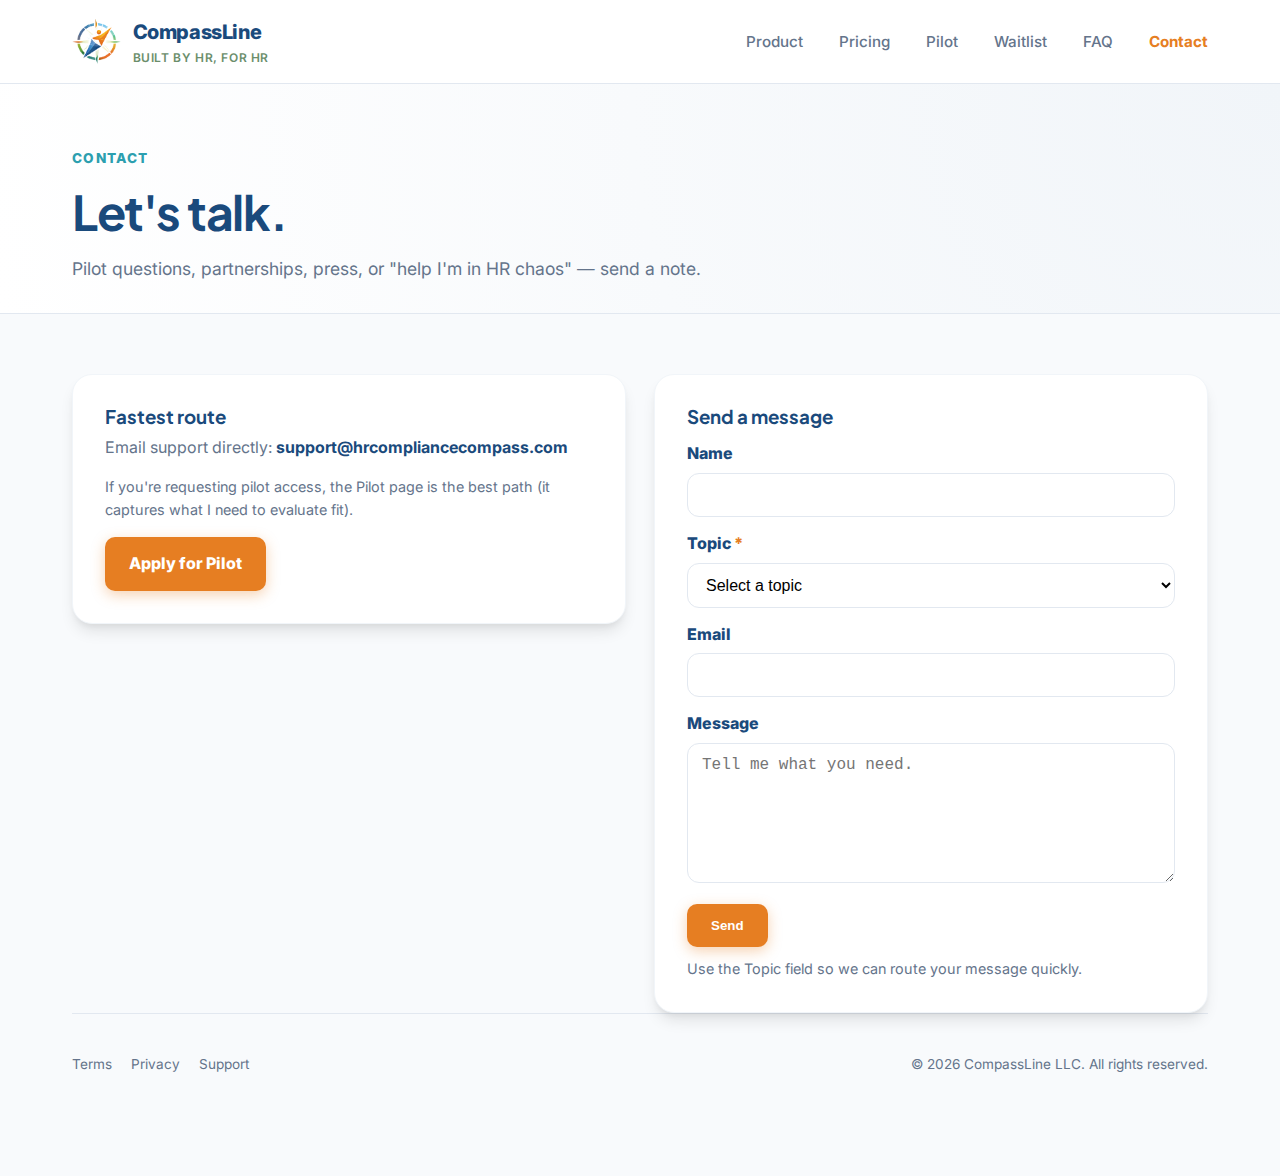
<file: contact.html>
<!DOCTYPE html>
<html lang="en">
<head>
  <meta charset="utf-8"/>
  <meta name="viewport" content="width=device-width, initial-scale=1"/>
  <title>Contact | HR Compliance Compass</title>
  <meta name="description" content="Contact CompassLine support for HR Compliance Compass pilot, partnerships, or questions."/>
  <link rel="preconnect" href="https://fonts.googleapis.com">
  <link rel="preconnect" href="https://fonts.gstatic.com" crossorigin>
  <link href="https://fonts.googleapis.com/css2?family=Inter:wght@400;500;600;700;800&family=Plus+Jakarta+Sans:wght@700;800&display=swap" rel="stylesheet">
  <link rel="icon" href="assets/favicon.png"/>

  <style>
    :root{ --navy:#1a4a7c; --sage:#6b8e6b; --orange:#e67e22; --teal:#2c9faf; --bg-light:#f8fafc; --text-main:#1e293b; --text-muted:#64748b; --white:#fff; --border:#e2e8f0; --shadow:0 10px 15px -3px rgba(0,0,0,.1),0 4px 6px -2px rgba(0,0,0,.05); }
    *{ box-sizing:border-box; margin:0; padding:0; }
    body{ font-family:'Inter',sans-serif; background:var(--bg-light); color:var(--text-main); line-height:1.6; -webkit-font-smoothing:antialiased; }
    h1,h2,h3{ font-family:'Plus Jakarta Sans',sans-serif; color:var(--navy); line-height:1.1; }
    .container{ max-width:1200px; margin:0 auto; padding:0 2rem; }

    .topbar{ background:var(--white); border-bottom:1px solid var(--border); padding:1rem 0; position:sticky; top:0; z-index:1000; }
    .header{ display:flex; justify-content:space-between; align-items:center; }
    .brand{ display:flex; align-items:center; text-decoration:none; gap:12px; }
    .brand img{ height:45px; }
    .brand .name{ font-weight:800; font-size:1.25rem; color:var(--navy); letter-spacing:-.02em; }
    .brand .tag{ font-size:.75rem; color:var(--sage); font-weight:600; text-transform:uppercase; letter-spacing:.05em; }
    nav a{ text-decoration:none; color:var(--text-muted); font-weight:500; font-size:.95rem; margin-left:2rem; transition:color .2s; }
    nav a:hover{ color:var(--navy); }
    nav a.active{ color:var(--navy); font-weight:700; }
    nav a.cta{ color:var(--orange); font-weight:700; }

    .hero{ padding:64px 0 30px; background: radial-gradient(circle at top right, #f1f5f9, #ffffff); border-bottom:1px solid var(--border); }
    .kicker{ color:var(--teal); font-weight:800; font-size:.85rem; text-transform:uppercase; letter-spacing:.1em; margin-bottom:1rem; }
    .h1{ font-size:3rem; letter-spacing:-.03em; margin-bottom:1rem; }
    .sub{ font-size:1.1rem; color:var(--text-muted); max-width:920px; }

    .section{ padding:60px 0; }
    .split{ display:grid; grid-template-columns: 1fr 1fr; gap: 28px; align-items: start; }
    .panel{ background:var(--white); border-radius:20px; box-shadow:var(--shadow); border:1px solid #f1f5f9; padding:2rem; }

    label{ display:block; font-weight:800; margin:14px 0 6px; color:var(--navy); }
    input, select, textarea{
      width:100%; padding:12px 14px; border-radius:12px; border:1px solid var(--border);
      background:#fff; font-size:1rem; outline:none;
    }
    textarea{ min-height:140px; resize:vertical; }
    input:focus, select:focus, textarea:focus{
      border-color: rgba(44,159,175,.6);
      box-shadow: 0 0 0 4px rgba(44,159,175,.12);
    }
    .btn{
      padding: 12px 22px; border-radius: 10px; text-decoration:none; font-weight:800;
      transition:all .2s; display:inline-block; border:2px solid var(--border); color:var(--navy);
      background: transparent; cursor:pointer;
    }
    .btnPrimary{
      background: var(--orange); color:#fff; border-color: transparent;
      box-shadow: 0 4px 14px 0 rgba(230,126,34,.35);
    }
    .btnPrimary:hover{ transform: translateY(-2px); box-shadow: 0 6px 20px rgba(230,126,34,.23); }
    .fine{ margin-top: 10px; color: var(--text-muted); font-size:.9rem; }

    .footer{ border-top:1px solid var(--border); padding:40px 0; display:flex; justify-content:space-between; color:var(--text-muted); font-size:.85rem; flex-wrap:wrap; gap:12px; }
    .footer a{ color:var(--text-muted); text-decoration:none; margin-right:15px; }
    .footer a:hover{ color:var(--navy); }

    @media (max-width: 968px){ .split{ grid-template-columns:1fr; } .h1{ font-size:2.35rem; } }
  </style>
</head>

<body>
  <div class="topbar">
    <div class="container header">
      <a class="brand" href="index.html">
        <img src="assets/hrcc-compass-icon.png" alt="HR Compliance Compass logo"/>
        <div class="lines">
          <div class="name">CompassLine</div>
          <div class="tag">Built by HR, for HR</div>
        </div>
      </a>
      <nav class="nav">
        <a href="product.html">Product</a>
        <a href="pricing.html">Pricing</a>
        <a href="pilot.html">Pilot</a>
        <a href="waitlist.html">Waitlist</a>
        <a href="faq.html">FAQ</a>
        <a class="active cta" href="contact.html" aria-current="page">Contact</a>
      </nav>
    </div>
  </div>

  <section class="hero">
    <div class="container">
      <div class="kicker">Contact</div>
      <h1 class="h1">Let's talk.</h1>
      <p class="sub">Pilot questions, partnerships, press, or "help I'm in HR chaos" &mdash; send a note.</p>
    </div>
  </section>

  <section class="section">
    <div class="container">
      <div class="split">
        <div class="panel">
          <h3 style="margin-bottom:8px;">Fastest route</h3>
          <p style="color:var(--text-muted); margin-bottom:14px;">
            Email support directly:
            <strong><a href="mailto:support@hrcompliancecompass.com" style="color:var(--navy); text-decoration:none;">support@hrcompliancecompass.com</a></strong>
          </p>
          <p class="fine">If you're requesting pilot access, the Pilot page is the best path (it captures what I need to evaluate fit).</p>
          <p style="margin-top:16px;">
            <a class="btn btnPrimary" href="pilot.html">Apply for Pilot</a>
          </p>
        </div>

        <div class="panel">
          <h3 style="margin-bottom:8px;">Send a message</h3>

          <form name="contact" method="POST" data-netlify="true" netlify-honeypot="bot-field" data-email-support="true" action="thanks.html">
            <input type="hidden" name="form-name" value="contact"/>
            <p style="display:none;">
              <label>Don't fill this out: <input name="bot-field"/></label>
            </p>

            <label for="name">Name</label>
            <input id="name" name="name" autocomplete="name"/>

            <label for="topic">Topic <span style="color:var(--orange);">*</span></label>
            <select id="topic" name="topic" required>
              <option value="" selected disabled>Select a topic</option>
              <option>General question</option>
              <option>Pilot application question</option>
              <option>Pilot feedback</option>
              <option>Pricing / discount request</option>
              <option>Partnership inquiry</option>
            </select>

            <label for="email">Email</label>
            <input id="email" name="email" type="email" required autocomplete="email"/>

            <label for="message">Message</label>
            <textarea id="message" name="message" required placeholder="Tell me what you need."></textarea>

            <p style="margin-top:14px;">
              <button class="btn btnPrimary" type="submit">Send</button>
            </p>
            <div class="fine">Use the Topic field so we can route your message quickly.</div>
          </form>
        </div>
      </div>

      <footer class="footer">
        <div>
          <a href="terms.html">Terms</a>
          <a href="privacy.html">Privacy</a>
          <a href="contact.html">Support</a>
        </div>
        <div>&copy; <span id="year"></span> CompassLine LLC. All rights reserved.</div>
      </footer>
    </div>
  </section>
 <script src="form-email.js"></script>
  <script>
    document.getElementById('year').textContent = new Date().getFullYear();
  </script>
</body>
</html>
</file>
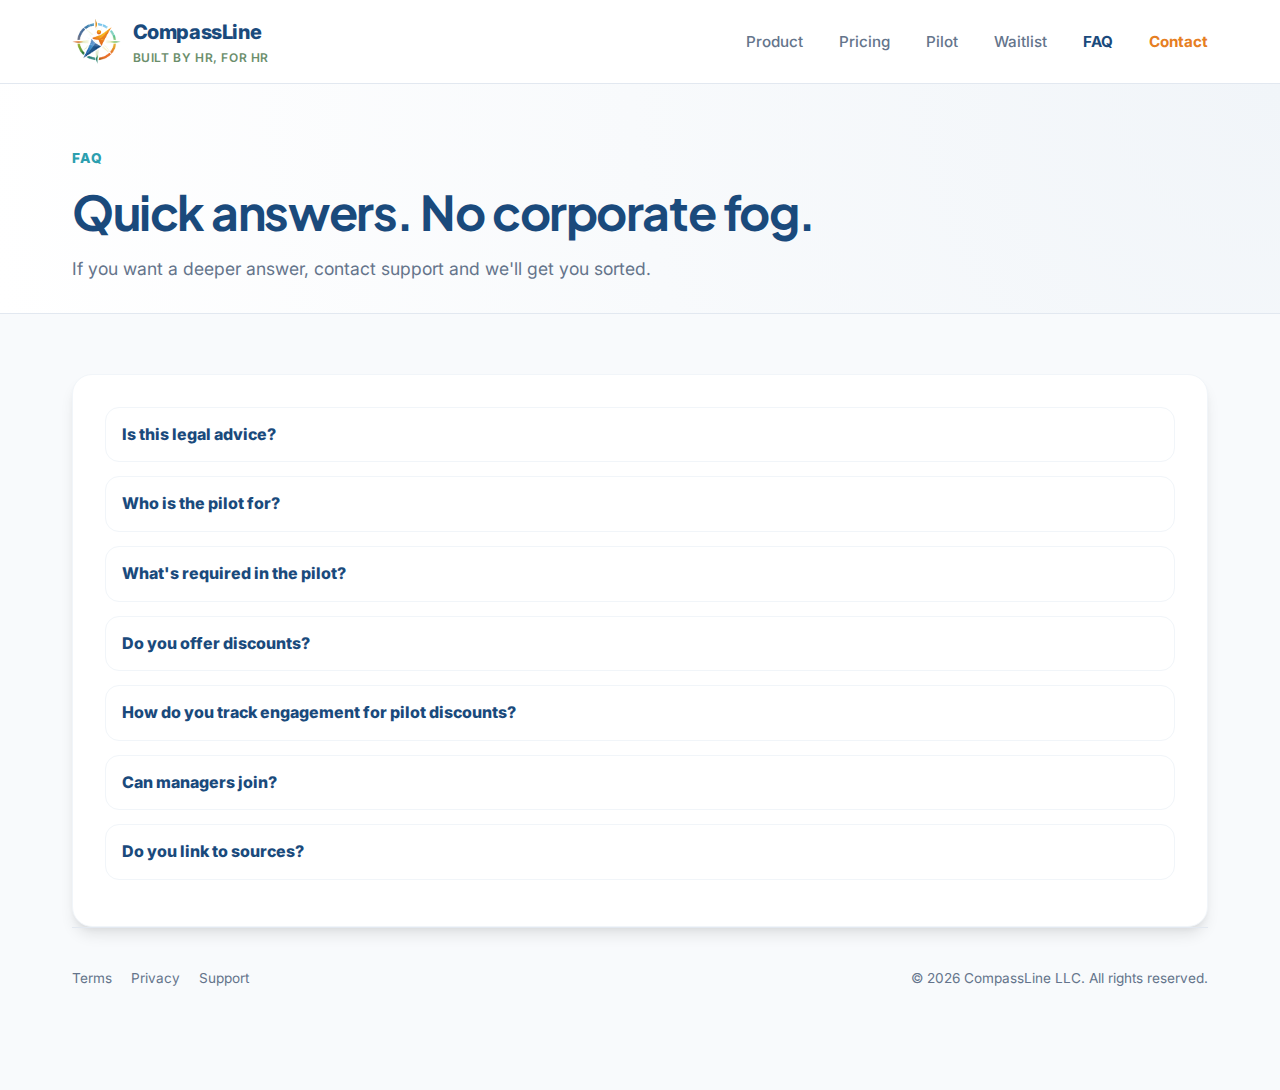
<file: faq.html>
<!DOCTYPE html>
<html lang="en">
<head>
  <!-- Google tag (gtag.js) -->
  <script async src="https://www.googletagmanager.com/gtag/js?id=G-9CXFF6HMVN"></script>
  <script>
    window.dataLayer = window.dataLayer || [];
    function gtag(){dataLayer.push(arguments);}
    gtag('js', new Date());
    gtag('config', 'G-9CXFF6HMVN');
  </script>
  <meta charset="utf-8"/>
  <meta name="viewport" content="width=device-width, initial-scale=1"/>
  <title>FAQ | HR Compliance Compass</title>
  <meta name="description" content="Frequently asked questions about HR Compliance Compass and the pilot program."/>
  <link rel="preconnect" href="https://fonts.googleapis.com">
  <link rel="preconnect" href="https://fonts.gstatic.com" crossorigin>
  <link href="https://fonts.googleapis.com/css2?family=Inter:wght@400;500;600;700;800&family=Plus+Jakarta+Sans:wght@700;800&display=swap" rel="stylesheet">
  <link rel="icon" href="assets/favicon.png"/>

  <style>
    :root{ --navy:#1a4a7c; --sage:#6b8e6b; --orange:#e67e22; --teal:#2c9faf; --bg-light:#f8fafc; --text-main:#1e293b; --text-muted:#64748b; --white:#fff; --border:#e2e8f0; --shadow:0 10px 15px -3px rgba(0,0,0,.1),0 4px 6px -2px rgba(0,0,0,.05); }
    *{ box-sizing:border-box; margin:0; padding:0; }
    body{ font-family:'Inter',sans-serif; background:var(--bg-light); color:var(--text-main); line-height:1.6; -webkit-font-smoothing:antialiased; }
    h1,h2,h3{ font-family:'Plus Jakarta Sans',sans-serif; color:var(--navy); line-height:1.1; }
    .container{ max-width:1200px; margin:0 auto; padding:0 2rem; }

    .topbar{ background:var(--white); border-bottom:1px solid var(--border); padding:1rem 0; position:sticky; top:0; z-index:1000; }
    .header{ display:flex; justify-content:space-between; align-items:center; }
    .brand{ display:flex; align-items:center; text-decoration:none; gap:12px; }
    .brand img{ height:45px; }
    .brand .name{ font-weight:800; font-size:1.25rem; color:var(--navy); letter-spacing:-.02em; }
    .brand .tag{ font-size:.75rem; color:var(--sage); font-weight:600; text-transform:uppercase; letter-spacing:.05em; }
    nav a{ text-decoration:none; color:var(--text-muted); font-weight:500; font-size:.95rem; margin-left:2rem; transition:color .2s; }
    nav a:hover{ color:var(--navy); }
    nav a.active{ color:var(--navy); font-weight:700; }
    nav a.cta{ color:var(--orange); font-weight:700; }

    .hero{ padding:64px 0 30px; background: radial-gradient(circle at top right, #f1f5f9, #ffffff); border-bottom:1px solid var(--border); }
    .kicker{ color:var(--teal); font-weight:800; font-size:.85rem; text-transform:uppercase; letter-spacing:.1em; margin-bottom:1rem; }
    .h1{ font-size:3rem; letter-spacing:-.03em; margin-bottom:1rem; }
    .sub{ font-size:1.1rem; color:var(--text-muted); max-width:920px; }

    .section{ padding:60px 0; }
    .panel{ background:var(--white); border-radius:20px; box-shadow:var(--shadow); border:1px solid #f1f5f9; padding:2rem; }

    details{
      background: #ffffff;
      border: 1px solid #f1f5f9;
      border-radius: 14px;
      padding: 14px 16px;
      margin-bottom: 14px;
    }
    summary{
      cursor:pointer;
      font-weight: 800;
      color: var(--navy);
      list-style: none;
    }
    summary::-webkit-details-marker{ display:none; }
    details p{
      margin-top: 10px;
      color: var(--text-muted);
    }

    .footer{ border-top:1px solid var(--border); padding:40px 0; display:flex; justify-content:space-between; color:var(--text-muted); font-size:.85rem; flex-wrap:wrap; gap:12px; }
    .footer a{ color:var(--text-muted); text-decoration:none; margin-right:15px; }
    .footer a:hover{ color:var(--navy); }

    @media (max-width: 968px){ .h1{ font-size:2.35rem; } }
  </style>
</head>

<body>
  <div class="topbar">
    <div class="container header">
      <a class="brand" href="index.html">
        <img src="assets/hrcc-compass-icon.png" alt="HR Compliance Compass logo"/>
        <div class="lines">
          <div class="name">CompassLine</div>
          <div class="tag">Built by HR, for HR</div>
        </div>
      </a>
      <nav class="nav">
        <a href="product.html">Product</a>
        <a href="pricing.html">Pricing</a>
        <a href="pilot.html">Pilot</a>
        <a href="waitlist.html">Waitlist</a>
        <a class="active" href="faq.html" aria-current="page">FAQ</a>
        <a class="cta" href="contact.html">Contact</a>
      </nav>
    </div>
  </div>

  <section class="hero">
    <div class="container">
      <div class="kicker">FAQ</div>
      <h1 class="h1">Quick answers. No corporate fog.</h1>
      <p class="sub">If you want a deeper answer, contact support and we'll get you sorted.</p>
    </div>
  </section>

  <section class="section">
    <div class="container">
      <div class="panel">
        <details>
          <summary>Is this legal advice?</summary>
          <p>No. HR Compliance Compass provides general HR guidance and tools. For legal advice, consult a qualified attorney.</p>
        </details>

        <details>
          <summary>Who is the pilot for?</summary>
          <p>HR professionals (new to seasoned), consultants, small business owners doing HR, and HR-adjacent leaders who handle people issues weekly.</p>
        </details>

        <details>
          <summary>What's required in the pilot?</summary>
          <p>Regular use + regular feedback based on participation tier. Discounts are engagement-based: starting at 25% off, up to 50% off (verification required; confirmed at acceptance).</p>
        </details>

        <details>
          <summary>Do you offer discounts?</summary>
          <p>Yes. Discounts are engagement-based starting at 25% off and up to 50% off, depending on eligibility and participation tier. Verification required. Discount level is confirmed at acceptance.</p>
        </details>

        <details>
          <summary>How do you track engagement for pilot discounts?</summary>
          <p>Through monthly check-ins, scheduled feedback calls (if applicable), and feedback submissions via the Contact form (Topic: Pilot feedback) or by emailing support@hrcompliancecompass.com with subject starting [HRCC Feedback].</p>
        </details>

        <details>
          <summary>Can managers join?</summary>
          <p>Yes&mdash;especially new managers stepping into people leadership. The product is HR-first, but manager usage helps validate talk tracks and workflows.</p>
        </details>

        <details>
          <summary>Do you link to sources?</summary>
          <p>Yes. The point is clarity plus a path to verify. You should be able to move quickly and safely.</p>
        </details>
      </div>

      <footer class="footer">
        <div>
          <a href="terms.html">Terms</a>
          <a href="privacy.html">Privacy</a>
          <a href="contact.html">Support</a>
        </div>
        <div>&copy; <span id="year"></span> CompassLine LLC. All rights reserved.</div>
      </footer>
    </div>
  </section>

  <script>
    document.getElementById('year').textContent = new Date().getFullYear();
  </script>
</body>
</html>
</file>
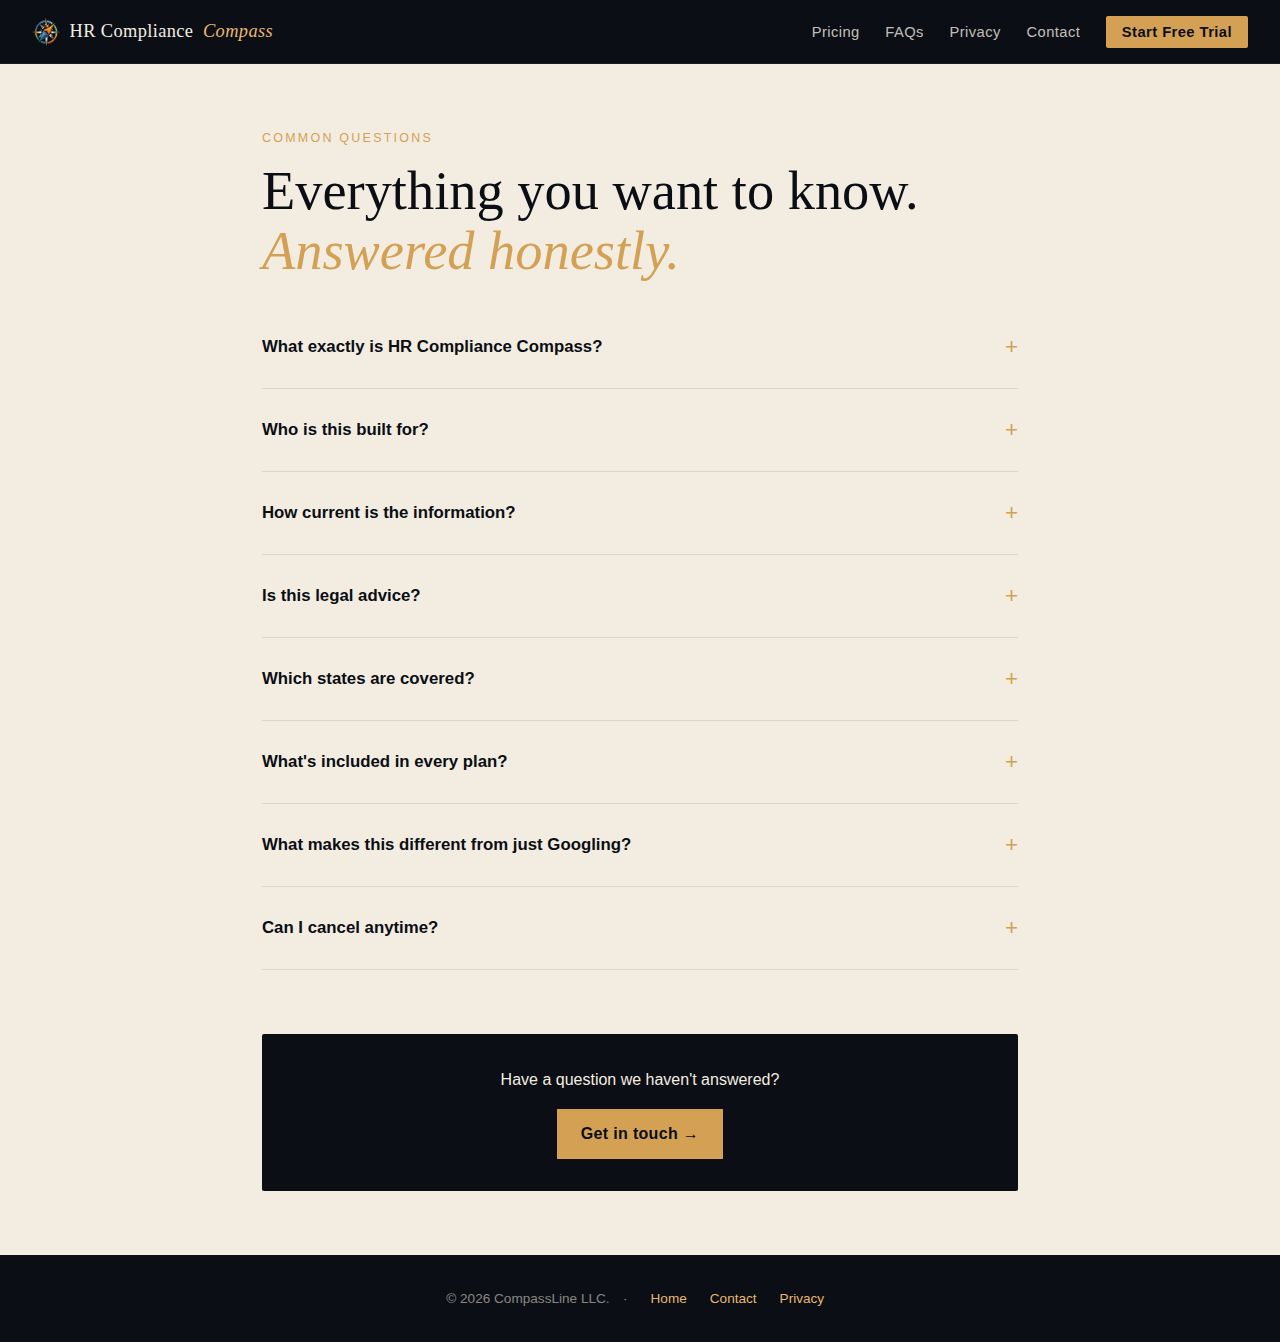
<file: faqs.html>
<!doctype html>
<html lang="en">
<head>
  <meta charset="utf-8" />
  <meta name="viewport" content="width=device-width,initial-scale=1" />
  <title>FAQs &middot; HR Compliance Compass</title>
  <link rel="icon" type="image/png" href="/HRCC-compass-icon.png" />
  <style>
    :root {
      --ink: #0b0e14;
      --ink-soft: #131722;
      --cream: #f3ede1;
      --cream-soft: #e8dfcf;
      --gold: #d4a154;
      --gold-light: #e6b86d;
      --serif: 'Cormorant Garamond', Georgia, 'Times New Roman', serif;
      --sans: -apple-system, BlinkMacSystemFont, 'Segoe UI', Roboto, Helvetica, Arial, sans-serif;
    }
    * { box-sizing: border-box; }
    html, body { margin: 0; padding: 0; }
    body {
      font-family: var(--sans);
      background: var(--cream);
      color: var(--ink);
      line-height: 1.7;
      font-weight: 400;
      -webkit-font-smoothing: antialiased;
    }
    a { color: var(--gold); text-decoration: none; }
    a:hover { text-decoration: underline; }

    /* Top nav */
    .site-nav {
      background: var(--ink);
      color: var(--cream);
      padding: 1rem 2rem;
      display: flex;
      align-items: center;
      justify-content: space-between;
      flex-wrap: wrap;
      gap: 1rem;
      border-bottom: 1px solid rgba(255,255,255,0.06);
    }
    .nav-logo {
      display: flex;
      align-items: center;
      gap: 0.6rem;
      color: var(--cream);
      font-family: var(--serif);
      font-size: 1.15rem;
      letter-spacing: 0.02em;
    }
    .nav-logo img { width: 28px; height: 28px; }
    .nav-logo span { color: var(--gold-light); font-style: italic; }
    .nav-links { display: flex; gap: 1.6rem; list-style: none; padding: 0; margin: 0; flex-wrap: wrap; }
    .nav-links a {
      color: rgba(243,237,225,0.8);
      font-size: 0.92rem;
      letter-spacing: 0.03em;
    }
    .nav-links a:hover { color: var(--gold-light); text-decoration: none; }
    .nav-cta {
      background: var(--gold);
      color: var(--ink) !important;
      padding: 0.5rem 1rem;
      border-radius: 2px;
      font-weight: 600;
    }
    .nav-cta:hover { background: var(--gold-light); }

    /* Page content */
    main {
      max-width: 820px;
      margin: 0 auto;
      padding: 4rem 2rem;
    }
    .page-eyebrow {
      font-size: 0.78rem;
      letter-spacing: 0.18em;
      text-transform: uppercase;
      color: var(--gold);
      margin-bottom: 0.8rem;
    }
    main h1 {
      font-family: var(--serif);
      font-weight: 300;
      font-size: clamp(2.2rem, 5vw, 3.4rem);
      margin: 0 0 1.5rem;
      line-height: 1.1;
    }
    main h1 em { color: var(--gold); font-weight: 400; }

    .faq-item {
      border-bottom: 1px solid rgba(11,14,20,0.10);
      padding: 1.25rem 0;
    }
    .faq-q {
      width: 100%;
      background: none;
      border: none;
      padding: 0.5rem 0;
      cursor: pointer;
      display: flex;
      align-items: center;
      justify-content: space-between;
      font-family: var(--sans);
      font-size: 1.05rem;
      font-weight: 600;
      color: var(--ink);
      text-align: left;
    }
    .faq-icon {
      font-size: 1.4rem;
      font-weight: 300;
      color: var(--gold);
      transition: transform 0.2s;
      flex-shrink: 0;
      margin-left: 1rem;
    }
    .faq-item.open .faq-icon { transform: rotate(45deg); }
    .faq-a {
      max-height: 0;
      overflow: hidden;
      transition: max-height 0.3s ease;
    }
    .faq-item.open .faq-a { max-height: 1000px; }
    .faq-a p {
      padding: 0.5rem 0 0.75rem;
      margin: 0;
      color: rgba(11,14,20,0.75);
      font-size: 0.97rem;
      line-height: 1.7;
    }

    /* CTA section */
    .more-help {
      margin-top: 4rem;
      padding: 2rem;
      background: var(--ink);
      color: var(--cream);
      border-radius: 2px;
      text-align: center;
    }
    .more-help p { margin: 0 0 1rem; font-size: 1rem; }
    .more-help a {
      display: inline-block;
      background: var(--gold);
      color: var(--ink);
      padding: 0.7rem 1.5rem;
      font-weight: 600;
      letter-spacing: 0.02em;
    }
    .more-help a:hover { background: var(--gold-light); text-decoration: none; }

    /* Footer */
    footer {
      background: var(--ink);
      color: rgba(243,237,225,0.55);
      padding: 2rem;
      text-align: center;
      font-size: 0.85rem;
    }
    footer a { color: var(--gold-light); margin: 0 0.6rem; }

    @media (max-width: 600px) {
      .site-nav { padding: 0.8rem 1rem; }
      .nav-links { gap: 1rem; }
      main { padding: 2.5rem 1.25rem; }
    }
  </style>
</head>
<body>

<nav class="site-nav">
  <a class="nav-logo" href="/">
    <img src="/HRCC-compass-icon.png" alt="HRCC logo" />
    HR Compliance <span>Compass</span>
  </a>
  <ul class="nav-links">
    <li><a href="/#pricing">Pricing</a></li>
    <li><a href="/faqs.html">FAQs</a></li>
    <li><a href="/privacy.html">Privacy</a></li>
    <li><a href="/contact.html">Contact</a></li>
    <li><a href="/#pricing" class="nav-cta">Start Free Trial</a></li>
  </ul>
</nav>

<main>
  <div class="page-eyebrow">Common Questions</div>
  <h1>Everything you want to know.<br><em>Answered honestly.</em></h1>

  <div class="faq-item">
    <button class="faq-q" type="button">What exactly is HR Compliance Compass?<span class="faq-icon">+</span></button>
    <div class="faq-a"><p>HR Compliance Compass is a SaaS platform that translates complex, constantly changing state and federal employment law into plain-English answers &mdash; instantly, for every state you operate in. It includes 11 purpose-built tools covering everything from manager talk tracks and complaint investigations to FLSA exemption testing and handbook policy generation. Think of it as your always-available HR compliance expert, without the retainer fees.</p></div>
  </div>

  <div class="faq-item">
    <button class="faq-q" type="button">Who is this built for?<span class="faq-icon">+</span></button>
    <div class="faq-a"><p>HR Compliance Compass is built specifically for two people: the solo HR professional who is the entire HR department at their company, and the small business owner who handles HR themselves without a dedicated team. If you've ever spent an afternoon digging through government websites to answer a single compliance question, this platform was designed for you.</p></div>
  </div>

  <div class="faq-item">
    <button class="faq-q" type="button">How current is the information?<span class="faq-icon">+</span></button>
    <div class="faq-a"><p>Employment law data is monitored and updated continuously. When a state passes new legislation, updates a regulation, or issues new agency guidance relevant to employers, the platform is updated to reflect it. High-activity states like California, New York, Illinois, and Colorado are reviewed with particular frequency. You will always see current law &mdash; not last year's version.</p></div>
  </div>

  <div class="faq-item">
    <button class="faq-q" type="button">Is this legal advice?<span class="faq-icon">+</span></button>
    <div class="faq-a"><p>No &mdash; and we will never tell you it is. HR Compliance Compass provides HR reference and compliance guidance based on publicly available law and regulation. It helps you understand what the law requires, identify your obligations, and document your decisions. For complex or high-stakes situations &mdash; litigation, EEOC charges, significant severance negotiations &mdash; we will tell you directly when you need an employment attorney.</p></div>
  </div>

  <div class="faq-item">
    <button class="faq-q" type="button">Which states are covered?<span class="faq-icon">+</span></button>
    <div class="faq-a"><p>All 50 states plus federal law. Every tool on the platform is built to account for state-specific requirements, not just federal baselines. If you operate in multiple states, you can filter results and checklists by the states that apply to your workforce. States with high legislative activity &mdash; California, New York, Illinois, Washington, Colorado, Massachusetts, and others &mdash; receive the most frequent updates.</p></div>
  </div>

  <div class="faq-item">
    <button class="faq-q" type="button">What's included in every plan?<span class="faq-icon">+</span></button>
    <div class="faq-a"><p>Every plan &mdash; Collaborator, Solo HR Pro, and Small Team &mdash; includes access to all 11 tools: Tough Conversations, Decision Helper, Complaint Investigation Guide, Handbook Builder, Interview Guides, Performance Guidance, FLSA Exempt Status &amp; Duties Test, Compliance Checklists, Future of Work &amp; AI, Compliance Wizard, and FAQs / Knowledge Base. The plan tiers reflect rate and seat count, not feature restrictions.</p></div>
  </div>

  <div class="faq-item">
    <button class="faq-q" type="button">What makes this different from just Googling?<span class="faq-icon">+</span></button>
    <div class="faq-a"><p>Google gives you 10 blue links to government PDFs, legal blogs from 2019, and forum posts that may or may not apply to your state. HR Compliance Compass gives you one clear answer, written specifically for your situation and jurisdiction, with the source citation so you can verify it. It also gives you the documentation trail &mdash; decision summaries, checklists, policy language &mdash; that Google never will.</p></div>
  </div>

  <div class="faq-item">
    <button class="faq-q" type="button">Can I cancel anytime?<span class="faq-icon">+</span></button>
    <div class="faq-a"><p>Yes. There are no long-term contracts and no cancellation fees. If you cancel, your access continues through the end of your billing period. Founding rates are locked for as long as you remain a subscriber &mdash; if you cancel and resubscribe later, the founding rate will no longer be available.</p></div>
  </div>

  <div class="more-help">
    <p>Have a question we haven't answered?</p>
    <a href="/contact.html">Get in touch &rarr;</a>
  </div>
</main>

<footer>
  &copy; <span id="year"></span> CompassLine LLC.
  <span style="margin: 0 0.6rem;">&middot;</span>
  <a href="/">Home</a>
  <a href="/contact.html">Contact</a>
  <a href="/privacy.html">Privacy</a>
</footer>

<script>
  document.getElementById("year").textContent = new Date().getFullYear();
  // Click-to-expand accordion behavior
  document.querySelectorAll('.faq-item').forEach(function(item) {
    var q = item.querySelector('.faq-q');
    if (q) q.addEventListener('click', function() { item.classList.toggle('open'); });
  });
</script>
</body>
</html>
</file>
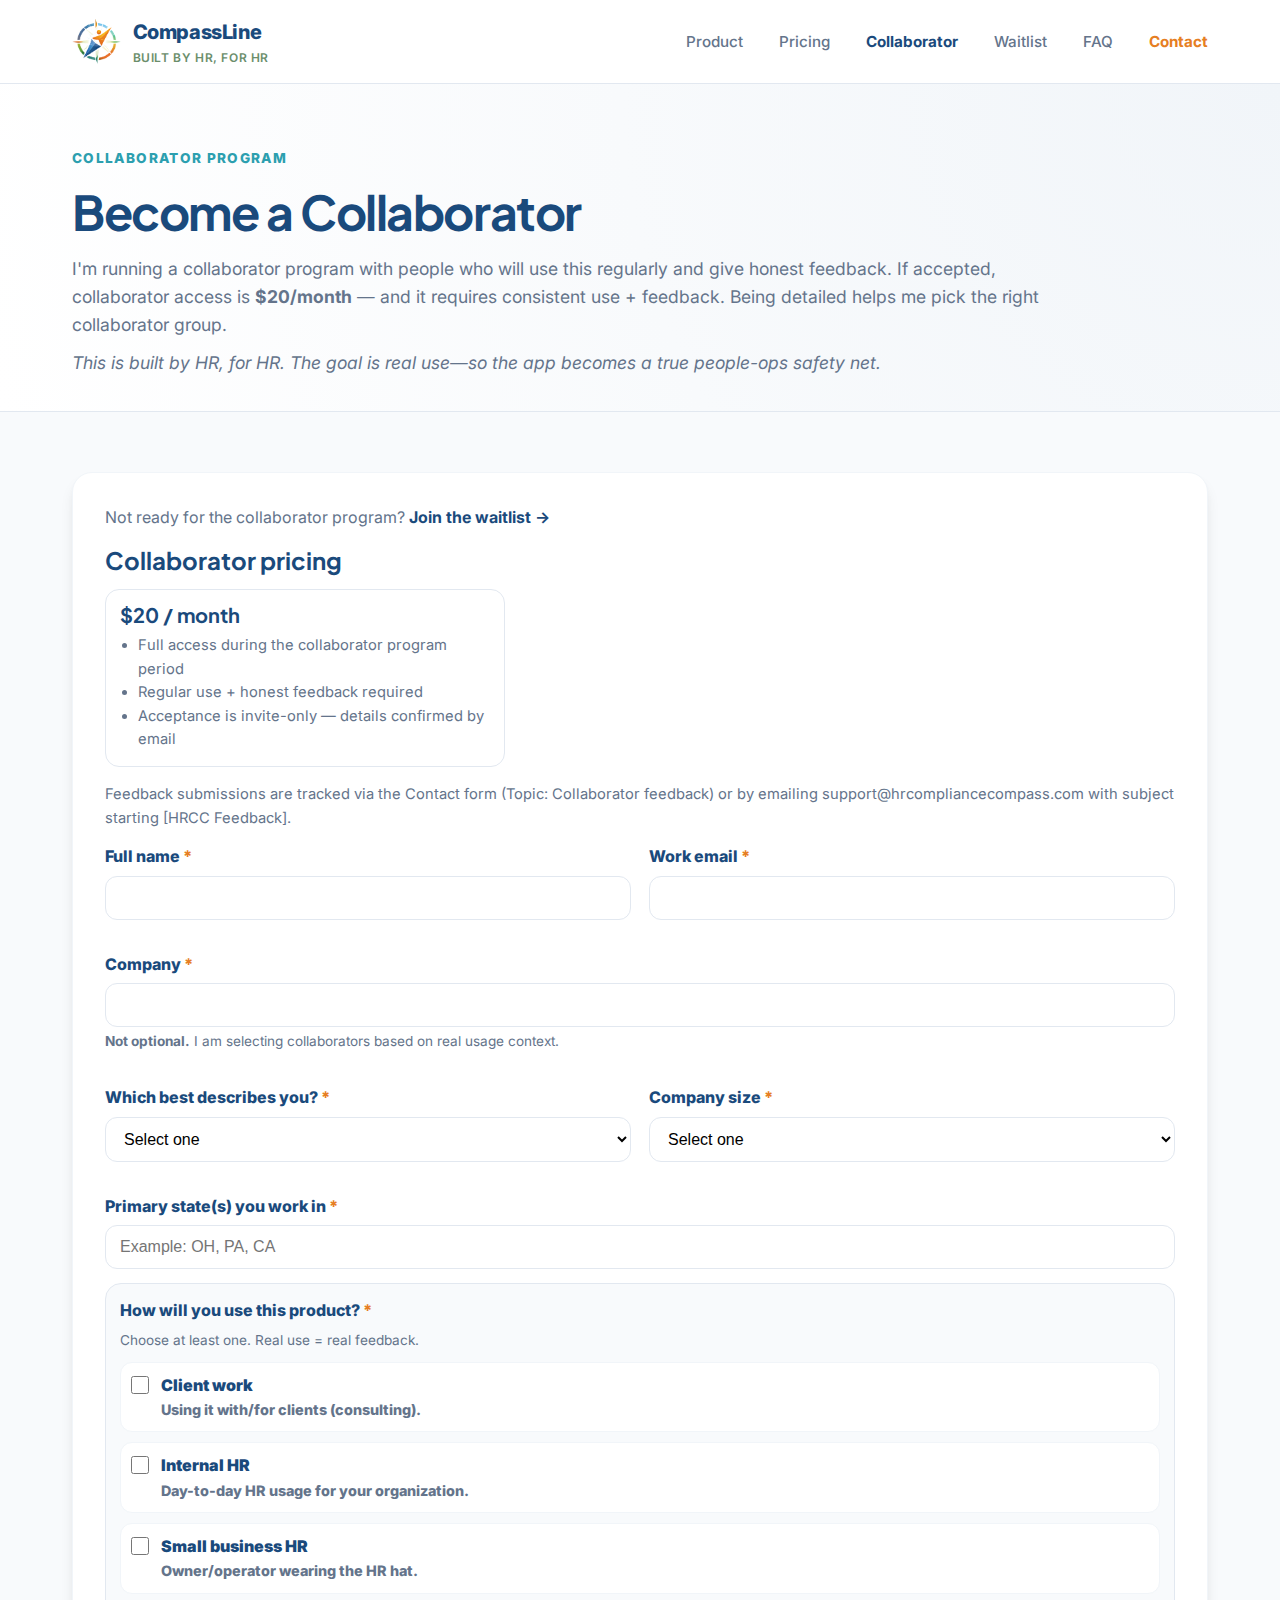
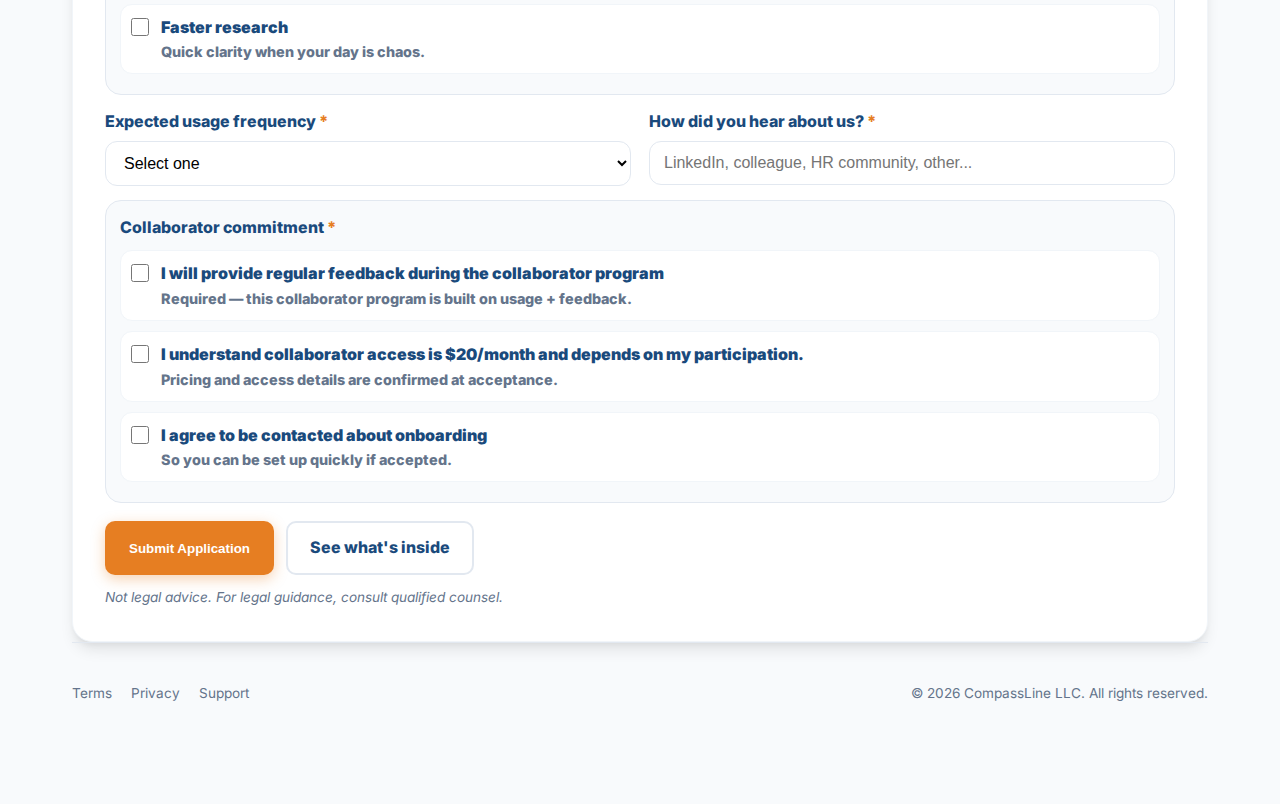
<file: pilot.html>
﻿<!DOCTYPE html>
<html lang="en">
<head>
  <meta charset="utf-8"/>
  <meta name="viewport" content="width=device-width, initial-scale=1"/>
  <title>Collaborator | HR Compliance Compass</title>
  <meta name="description" content="Request invite-only collaborator access. Regular use + regular feedback required."/>
  <link rel="preconnect" href="https://fonts.googleapis.com">
  <link rel="preconnect" href="https://fonts.gstatic.com" crossorigin>
  <link href="https://fonts.googleapis.com/css2?family=Inter:wght@400;500;600;700;800&family=Plus+Jakarta+Sans:wght@700;800&display=swap" rel="stylesheet">
  <link rel="icon" href="assets/favicon.png"/>

  <style>
    :root{ --navy:#1a4a7c; --sage:#6b8e6b; --orange:#e67e22; --teal:#2c9faf; --bg-light:#f8fafc; --text-main:#1e293b; --text-muted:#64748b; --white:#fff; --border:#e2e8f0; --shadow:0 10px 15px -3px rgba(0,0,0,.1),0 4px 6px -2px rgba(0,0,0,.05); }
    *{ box-sizing:border-box; margin:0; padding:0; }
    body{ font-family:'Inter',sans-serif; background:var(--bg-light); color:var(--text-main); line-height:1.6; -webkit-font-smoothing:antialiased; }
    h1,h2,h3{ font-family:'Plus Jakarta Sans',sans-serif; color:var(--navy); line-height:1.1; }
    .container{ max-width:1200px; margin:0 auto; padding:0 2rem; }

    .topbar{ background:var(--white); border-bottom:1px solid var(--border); padding:1rem 0; position:sticky; top:0; z-index:1000; }
    .header{ display:flex; justify-content:space-between; align-items:center; }
    .brand{ display:flex; align-items:center; text-decoration:none; gap:12px; }
    .brand img{ height:45px; }
    .brand .name{ font-weight:800; font-size:1.25rem; color:var(--navy); letter-spacing:-.02em; }
    .brand .tag{ font-size:.75rem; color:var(--sage); font-weight:600; text-transform:uppercase; letter-spacing:.05em; }
    nav a{ text-decoration:none; color:var(--text-muted); font-weight:500; font-size:.95rem; margin-left:2rem; transition:color .2s; }
    nav a:hover{ color:var(--navy); }
    nav a.active{ color:var(--navy); font-weight:700; }
    nav a.cta{ color:var(--orange); font-weight:700; }

    .hero{ padding:64px 0 34px; background: radial-gradient(circle at top right, #f1f5f9, #ffffff); border-bottom:1px solid var(--border); }
    .kicker{ color:var(--teal); font-weight:800; font-size:.85rem; text-transform:uppercase; letter-spacing:.1em; margin-bottom:1rem; }
    .h1{ font-size:3rem; letter-spacing:-.03em; margin-bottom:1rem; }
    .sub{ font-size:1.1rem; color:var(--text-muted); max-width:980px; }

    .section{ padding:60px 0; }
    .panel{ background:var(--white); border-radius:20px; box-shadow:var(--shadow); border:1px solid #f1f5f9; padding:2rem; }
    label{ display:block; font-weight:800; margin:14px 0 6px; color:var(--navy); }
    .req{ color:var(--orange); }
    .hint{ font-size:.85rem; color:var(--text-muted); margin-top:4px; }
    input, select, textarea{
      width:100%; padding:12px 14px; border-radius:12px; border:1px solid var(--border);
      background:#fff; font-size:1rem; outline:none;
    }
    textarea{ min-height:140px; resize:vertical; }
    input:focus, select:focus, textarea:focus{
      border-color: rgba(44,159,175,.6);
      box-shadow: 0 0 0 4px rgba(44,159,175,.12);
    }
    .formGrid{ display:grid; grid-template-columns: 1fr 1fr; gap: 18px; }
    .full{ grid-column: 1 / -1; }

    .checkZone{
      margin-top: 14px;
      padding: 14px;
      border-radius: 16px;
      border: 1px solid var(--border);
      background: #f8fafc;
    }
    .tierGrid{
      display:grid;
      grid-template-columns: repeat(3, 1fr);
      gap: 14px;
      margin: 16px 0 12px;
    }
    .tierBlock{
      border: 1px solid var(--border);
      border-radius: 14px;
      padding: 14px;
      background: #ffffff;
    }
    .tierBlock h3{
      margin-bottom: 8px;
      font-size: 1.05rem;
    }
    .tierBlock ul{
      margin: 8px 0 0 18px;
      color: var(--text-muted);
      font-size: .92rem;
    }
    .tierNotes{
      color: var(--text-muted);
      font-size: .92rem;
      margin-top: 10px;
    }
    .radioGroup{
      margin-top: 14px;
      padding: 14px;
      border-radius: 16px;
      border: 1px solid var(--border);
      background: #f8fafc;
    }
    .radioRow{
      display:flex;
      gap:10px;
      align-items:flex-start;
      padding: 10px;
      border-radius: 12px;
      background: #fff;
      border: 1px solid #f1f5f9;
      margin-top: 10px;
    }
    .radioRow input{
      width: 18px;
      height: 18px;
      margin-top: 2px;
      flex: 0 0 auto;
    }
    .radioRow strong{ color: var(--navy); }
    .checkRow{
      display:flex; gap:12px; align-items:flex-start;
      padding: 10px 10px;
      border-radius: 12px;
      background: #fff;
      border: 1px solid #f1f5f9;
      margin-top: 10px;
    }
    .checkRow input{ width:18px; height:18px; margin-top:3px; }
    .checkRow strong{ color: var(--navy); display:block; }
    .checkRow span{ color: var(--text-muted); font-size:.9rem; display:block; }

    .btnRow{ display:flex; gap: 12px; flex-wrap: wrap; margin-top: 18px; }
    .btn{
      padding: 12px 22px; border-radius: 10px; text-decoration:none; font-weight:800;
      transition:all .2s; display:inline-block; border:2px solid var(--border); color:var(--navy);
      background: transparent;
      cursor:pointer;
    }
    .btnPrimary{
      background: var(--orange); color:#fff; border-color: transparent;
      box-shadow: 0 4px 14px 0 rgba(230,126,34,.35);
    }
    .btnPrimary:hover{ transform: translateY(-2px); box-shadow: 0 6px 20px rgba(230,126,34,.23); }
    .fine{ margin-top: 12px; color: var(--text-muted); font-size:.85rem; font-style: italic; }

    .footer{ border-top:1px solid var(--border); padding:40px 0; display:flex; justify-content:space-between; color:var(--text-muted); font-size:.85rem; flex-wrap:wrap; gap:12px; }
    .footer a{ color:var(--text-muted); text-decoration:none; margin-right:15px; }
    .footer a:hover{ color:var(--navy); }

    @media (max-width: 968px){
      .formGrid{ grid-template-columns: 1fr; }
      .tierGrid{ grid-template-columns: 1fr; }
      .h1{ font-size:2.35rem; }
    }
  </style>
</head>

<body>
  <div class="topbar">
    <div class="container header">
      <a class="brand" href="index.html">
        <img src="assets/hrcc-compass-icon.png" alt="HR Compliance Compass logo"/>
        <div class="lines">
          <div class="name">CompassLine</div>
          <div class="tag">Built by HR, for HR</div>
        </div>
      </a>
      <nav class="nav">
        <a href="product.html">Product</a>
        <a href="pricing.html">Pricing</a>
        <a class="active" href="pilot.html" aria-current="page">Collaborator</a>
        <a href="waitlist.html">Waitlist</a>
        <a href="faq.html">FAQ</a>
        <a class="cta" href="contact.html">Contact</a>
      </nav>
    </div>
  </div>

  <section class="hero">
    <div class="container">
      <div class="kicker">Collaborator Program</div>
      <h1 class="h1">Become a Collaborator</h1>
      <p class="sub">
        I'm running a collaborator program with people who will use this regularly and give honest feedback.
        If accepted, collaborator access is <strong>$20/month</strong> &mdash; and it requires consistent use + feedback.
        Being detailed helps me pick the right collaborator group.
      </p>
      <p class="sub" style="margin-top:10px; font-style: italic;">
        This is built by HR, for HR. The goal is real use&mdash;so the app becomes a true people-ops safety net.
      </p>
    </div>
  </section>

  <section class="section">
    <div class="container">
      <div class="panel">
        <p style="margin: 0 0 16px; color: var(--text-muted);">
          Not ready for the collaborator program?
          <a href="waitlist.html" style="color: var(--navy); font-weight: 700; text-decoration: none;">Join the waitlist &rarr;</a>
        </p>

        <h2 style="font-size:1.5rem;">Collaborator pricing</h2>
        <div class="tierBlock" style="max-width:400px; margin: 16px 0;">
          <h3 style="font-size:1.25rem;">$20 / month</h3>
          <ul>
            <li>Full access during the collaborator program period</li>
            <li>Regular use + honest feedback required</li>
            <li>Acceptance is invite-only &mdash; details confirmed by email</li>
          </ul>
        </div>
        <p class="tierNotes">Feedback submissions are tracked via the Contact form (Topic: Collaborator feedback) or by emailing support@hrcompliancecompass.com with subject starting [HRCC Feedback].</p>

        <form name="pilot-request" method="POST" data-netlify="true" netlify-honeypot="bot-field" data-email-support="true" action="thanks.html">
          <input type="hidden" name="form-name" value="pilot-request"/>
          <p style="display:none;">
            <label>Don't fill this out: <input name="bot-field"/></label>
          </p>

          <div class="formGrid">
            <div>
              <label for="name">Full name <span class="req">*</span></label>
              <input id="name" name="name" required autocomplete="name"/>
            </div>

            <div>
              <label for="email">Work email <span class="req">*</span></label>
              <input id="email" name="email" type="email" required autocomplete="email"/>
            </div>

            <div class="full">
              <label for="company">Company <span class="req">*</span></label>
              <input id="company" name="company" required/>
              <div class="hint"><strong>Not optional.</strong> I am selecting collaborators based on real usage context.</div>
            </div>

            <div>
              <label for="role">Which best describes you? <span class="req">*</span></label>
              <select id="role" name="role" required>
                <option value="" selected disabled>Select one</option>
                <option>New HR / early-career HR</option>
                <option>Seasoned HR / HR leader</option>
                <option>HR Consultant</option>
                <option>Small business owner (doing HR)</option>
                <option>Manager / People leader (HR-adjacent)</option>
                <option>People Ops / Operations supporting HR</option>
                <option>Other</option>
              </select>
            </div>

            <div>
              <label for="orgSize">Company size <span class="req">*</span></label>
              <select id="orgSize" name="company_size" required>
                <option value="" selected disabled>Select one</option>
                <option>1-10</option>
                <option>11-50</option>
                <option>51-200</option>
                <option>201-1,000</option>
                <option>1,000+</option>
              </select>
            </div>

            <div class="full">
              <label for="states">Primary state(s) you work in <span class="req">*</span></label>
              <input id="states" name="states" required placeholder="Example: OH, PA, CA"/>
            </div>
          </div>

          <div class="checkZone">
            <label style="margin-top:0;">How will you use this product? <span class="req">*</span></label>
            <div class="hint">Choose at least one. Real use = real feedback.</div>

            <!-- Hidden required field to enforce "at least one checkbox checked" -->
            <input type="text" id="useCaseRequired" name="use_case_confirm" required style="position:absolute; left:-9999px; opacity:0;" aria-hidden="true"/>

            <label class="checkRow">
              <input type="checkbox" name="use_cases" value="Client work (consulting / multiple companies)"/>
              <div>
                <strong>Client work</strong>
                <span>Using it with/for clients (consulting).</span>
              </div>
            </label>

            <label class="checkRow">
              <input type="checkbox" name="use_cases" value="Internal HR role (my employer / my team)"/>
              <div>
                <strong>Internal HR</strong>
                <span>Day-to-day HR usage for your organization.</span>
              </div>
            </label>

            <label class="checkRow">
              <input type="checkbox" name="use_cases" value="Small business owner doing HR"/>
              <div>
                <strong>Small business HR</strong>
                <span>Owner/operator wearing the HR hat.</span>
              </div>
            </label>

            <label class="checkRow">
              <input type="checkbox" name="use_cases" value="Personal use for faster research on chaotic days"/>
              <div>
                <strong>Faster research</strong>
                <span>Quick clarity when your day is chaos.</span>
              </div>
            </label>
          </div>
          <div class="formGrid">
            <div>
              <label for="freq">Expected usage frequency <span class="req">*</span></label>
              <select id="freq" name="frequency" required>
                <option value="" selected disabled>Select one</option>
                <option>Daily</option>
                <option>3-5x per week</option>
                <option>1-2x per week</option>
                <option>2-3x per month</option>
                <option>As needed (rare)</option>
              </select>
            </div>
            <div>
              <label for="hearAbout">How did you hear about us? <span class="req">*</span></label>
              <input id="hearAbout" name="hear_about" required placeholder="LinkedIn, colleague, HR community, other..."/>
            </div>
          </div>

          <div class="checkZone">
            <label style="margin-top:0;">Collaborator commitment <span class="req">*</span></label>

            <label class="checkRow">
              <input type="checkbox" name="commit_feedback" required/>
              <div>
                <strong>I will provide regular feedback during the collaborator program</strong>
                <span>Required &mdash; this collaborator program is built on usage + feedback.</span>
              </div>
            </label>

            <label class="checkRow">
              <input type="checkbox" name="commit_discount" required/>
              <div>
                <strong>I understand collaborator access is $20/month and depends on my participation.</strong>
                <span>Pricing and access details are confirmed at acceptance.</span>
              </div>
            </label>

            <label class="checkRow">
              <input type="checkbox" name="commit_contact" required/>
              <div>
                <strong>I agree to be contacted about onboarding</strong>
                <span>So you can be set up quickly if accepted.</span>
              </div>
            </label>
          </div>

          <div class="btnRow">
            <button class="btn btnPrimary" type="submit">Submit Application</button>
            <a class="btn" href="product.html">See what's inside</a>
          </div>

          <div class="fine">Not legal advice. For legal guidance, consult qualified counsel.</div>
        </form>
      </div>

      <footer class="footer">
        <div>
          <a href="terms.html">Terms</a>
          <a href="privacy.html">Privacy</a>
          <a href="contact.html">Support</a>
        </div>
        <div>&copy; <span id="year"></span> CompassLine LLC. All rights reserved.</div>
      </footer>
    </div>
  </section>

  <script src="form-email.js"></script>
  <script>
    // year
    document.getElementById('year').textContent = new Date().getFullYear();

    // enforce "at least one checkbox checked"
    const useCaseRequired = document.getElementById('useCaseRequired');
    const useCaseChecks = Array.from(document.querySelectorAll('input[type="checkbox"][name="use_cases"]'));

    function syncUseCaseRequired(){
      const anyChecked = useCaseChecks.some(cb => cb.checked);
      useCaseRequired.value = anyChecked ? "yes" : "";
    }
    useCaseChecks.forEach(cb => cb.addEventListener('change', syncUseCaseRequired));
    syncUseCaseRequired();
  </script>
</body>
</html>
</file>
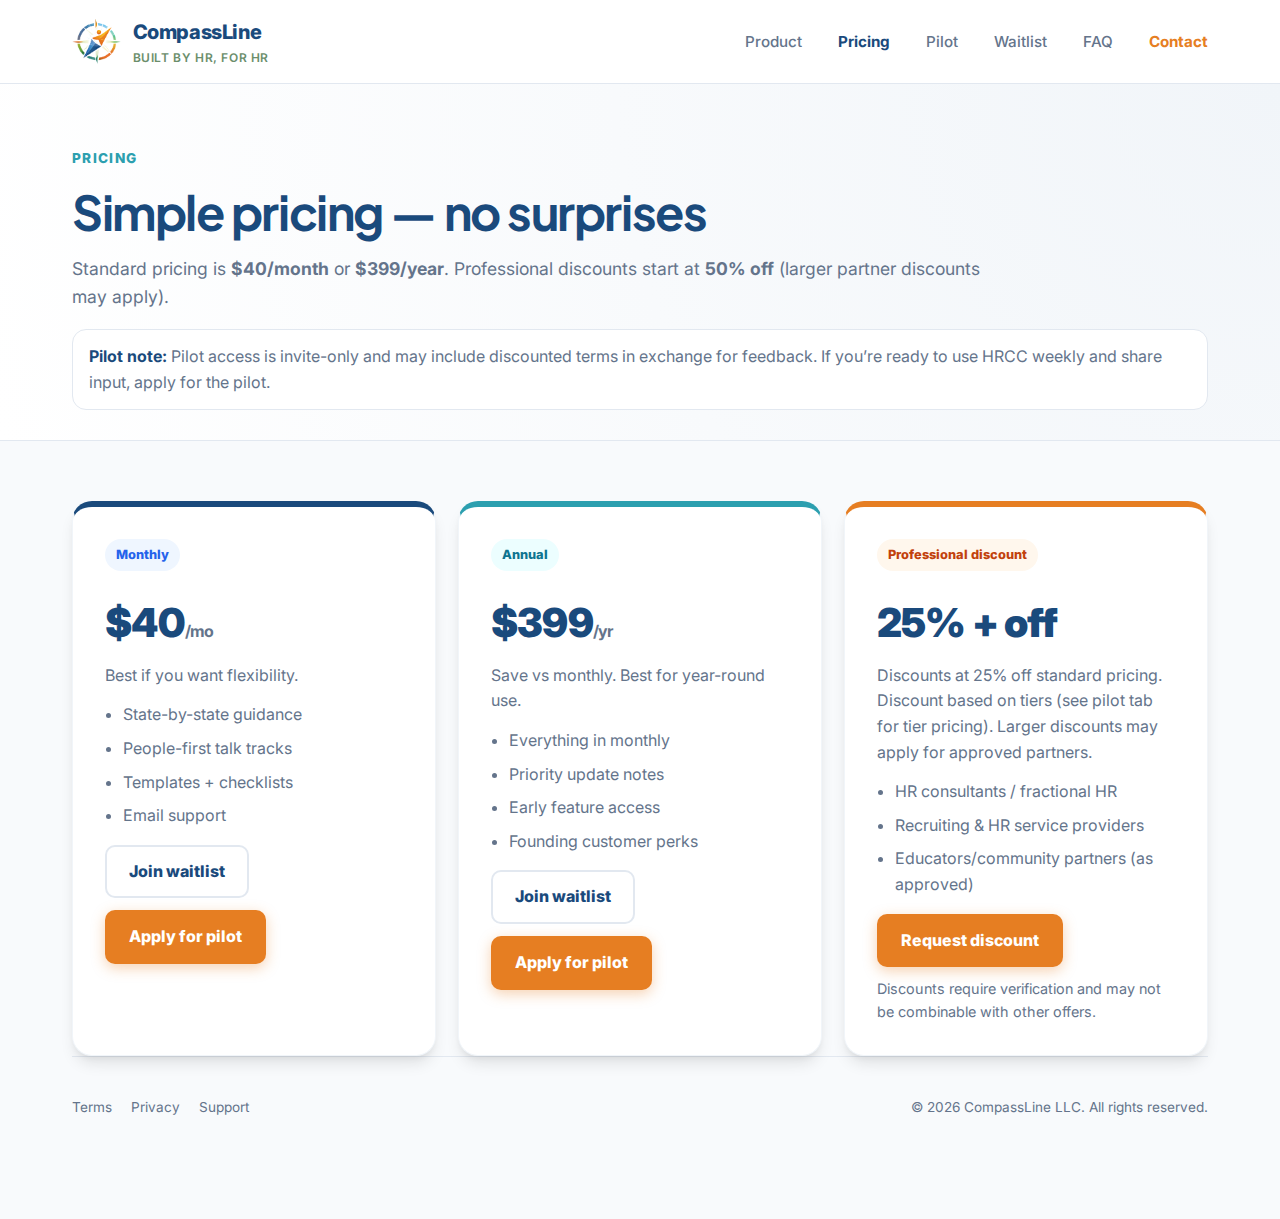
<file: pricing.html>
<!DOCTYPE html>
<html lang="en">
<head>
  <!-- Google tag (gtag.js) -->
  <script async src="https://www.googletagmanager.com/gtag/js?id=G-9CXFF6HMVN"></script>
  <script>
    window.dataLayer = window.dataLayer || [];
    function gtag(){dataLayer.push(arguments);}
    gtag('js', new Date());
    gtag('config', 'G-9CXFF6HMVN');
  </script>
  <meta charset="utf-8"/>
  <meta name="viewport" content="width=device-width, initial-scale=1"/>
  <title>Pricing | HR Compliance Compass</title>
  <meta name="description" content="Simple pricing: $40/month or $399/year. Professional discounts start at 25% off."/>

  <link rel="preconnect" href="https://fonts.googleapis.com">
  <link rel="preconnect" href="https://fonts.gstatic.com" crossorigin>
  <link href="https://fonts.googleapis.com/css2?family=Inter:wght@400;500;600;700;800&family=Plus+Jakarta+Sans:wght@700;800&display=swap" rel="stylesheet">
  <link rel="icon" href="assets/favicon.png"/>

  <style>
    :root{ --navy:#1a4a7c; --sage:#6b8e6b; --orange:#e67e22; --teal:#2c9faf; --bg-light:#f8fafc; --text-main:#1e293b; --text-muted:#64748b; --white:#fff; --border:#e2e8f0; --shadow:0 10px 15px -3px rgba(0,0,0,.1),0 4px 6px -2px rgba(0,0,0,.05); }
    *{ box-sizing:border-box; margin:0; padding:0; }
    body{ font-family:'Inter',sans-serif; background:var(--bg-light); color:var(--text-main); line-height:1.6; -webkit-font-smoothing:antialiased; }
    h1,h2,h3{ font-family:'Plus Jakarta Sans',sans-serif; color:var(--navy); line-height:1.1; }
    .container{ max-width:1200px; margin:0 auto; padding:0 2rem; }

    .topbar{ background:var(--white); border-bottom:1px solid var(--border); padding:1rem 0; position:sticky; top:0; z-index:1000; }
    .header{ display:flex; justify-content:space-between; align-items:center; }
    .brand{ display:flex; align-items:center; text-decoration:none; gap:12px; }
    .brand img{ height:45px; }
    .brand .name{ font-weight:800; font-size:1.25rem; color:var(--navy); letter-spacing:-.02em; }
    .brand .tag{ font-size:.75rem; color:var(--sage); font-weight:600; text-transform:uppercase; letter-spacing:.05em; }

    nav a{ text-decoration:none; color:var(--text-muted); font-weight:500; font-size:.95rem; margin-left:2rem; transition:color .2s; }
    nav a:hover{ color:var(--navy); }
    nav a.active{ color:var(--navy); font-weight:700; }
    nav a.cta{ color:var(--orange); font-weight:700; }

    .hero{ padding:64px 0 30px; background: radial-gradient(circle at top right, #f1f5f9, #ffffff); border-bottom:1px solid var(--border); }
    .kicker{ color:var(--teal); font-weight:800; font-size:.85rem; text-transform:uppercase; letter-spacing:.1em; margin-bottom:1rem; }
    .h1{ font-size:3rem; letter-spacing:-.03em; margin-bottom:1rem; }
    .sub{ font-size:1.1rem; color:var(--text-muted); max-width:940px; }

    .section{ padding:60px 0; }
    .grid{ display:grid; grid-template-columns: repeat(3, 1fr); gap: 22px; align-items: stretch; }
    .card{ background:var(--white); border-radius:20px; box-shadow:var(--shadow); border:1px solid #f1f5f9; padding:2rem; border-top:6px solid var(--border); }
    .badge{ display:inline-block; padding:.35rem .7rem; font-size:.8rem; font-weight:800; border-radius:999px; margin-bottom:12px; }
    .price{ font-size:2.5rem; font-weight:900; color:var(--navy); margin:8px 0; letter-spacing:-.02em; }
    .muted{ color:var(--text-muted); }
    .list{ margin-top: 14px; padding-left: 18px; color:var(--text-muted); }
    .list li{ margin: 8px 0; }

    .callout{
      margin-top: 18px;
      padding: 14px 16px;
      border: 1px solid #e2e8f0;
      background: #ffffff;
      border-radius: 14px;
      color: var(--text-muted);
    }
    .callout strong{ color: var(--navy); }

    .btnRow{ display:flex; gap:12px; flex-wrap:wrap; margin-top:16px; }
    .btn{
      padding: 12px 22px; border-radius: 10px; text-decoration:none; font-weight:800;
      transition:all .2s; display:inline-block; border:2px solid var(--border); color:var(--navy);
      background: transparent;
    }
    .btnPrimary{
      background: var(--orange); color:#fff; border-color: transparent;
      box-shadow: 0 4px 14px 0 rgba(230,126,34,.35);
    }
    .btnPrimary:hover{ transform: translateY(-2px); box-shadow: 0 6px 20px rgba(230,126,34,.23); }
    .btnGhost:hover{ border-color: rgba(26,74,124,.35); }

    .fine{ margin-top: 10px; color: var(--text-muted); font-size:.9rem; }

    .footer{ border-top:1px solid var(--border); padding:40px 0; display:flex; justify-content:space-between; color:var(--text-muted); font-size:.85rem; flex-wrap:wrap; gap:12px; }
    .footer a{ color:var(--text-muted); text-decoration:none; margin-right:15px; }
    .footer a:hover{ color:var(--navy); }

    @media (max-width: 1020px){ .grid{ grid-template-columns:1fr; } .h1{ font-size:2.35rem; } nav a{ margin-left:1rem; } }
  </style>
</head>

<body>
  <div class="topbar">
    <div class="container header">
      <a class="brand" href="index.html">
        <img src="assets/hrcc-compass-icon.png" alt="HR Compliance Compass logo"/>
        <div class="lines">
          <div class="name">CompassLine</div>
          <div class="tag">Built by HR, for HR</div>
        </div>
      </a>
      <nav class="nav">
        <a href="product.html">Product</a>
        <a class="active" href="pricing.html">Pricing</a>
        <a href="pilot.html">Pilot</a>
        <a href="waitlist.html">Waitlist</a>
        <a href="faq.html">FAQ</a>
        <a class="cta" href="contact.html">Contact</a>
      </nav>
    </div>
  </div>

  <section class="hero">
    <div class="container">
      <div class="kicker">Pricing</div>
      <h1 class="h1">Simple pricing — no surprises</h1>
      <p class="sub">
        Standard pricing is <strong>$40/month</strong> or <strong>$399/year</strong>.
        Professional discounts start at <strong>50% off</strong> (larger partner discounts may apply).
      </p>

      <div class="callout">
        <strong>Pilot note:</strong> Pilot access is invite-only and may include discounted terms in exchange for feedback.
        If you’re ready to use HRCC weekly and share input, apply for the pilot.
      </div>
    </div>
  </section>

  <section class="section">
    <div class="container">
      <div class="grid">
        <!-- Monthly -->
        <div class="card" style="border-top-color: var(--navy);">
          <span class="badge" style="background:#eff6ff; color:#2563eb;">Monthly</span>
          <div class="price">$40<span style="font-size:1rem; font-weight:700; color:var(--text-muted);">/mo</span></div>
          <p class="muted">Best if you want flexibility.</p>
          <ul class="list">
            <li>State-by-state guidance</li>
            <li>People-first talk tracks</li>
            <li>Templates + checklists</li>
            <li>Email support</li>
          </ul>
          <div class="btnRow">
            <a class="btn btnGhost" href="waitlist.html">Join waitlist</a>
            <a class="btn btnPrimary" href="pilot.html">Apply for pilot</a>
          </div>
        </div>

        <!-- Annual -->
        <div class="card" style="border-top-color: var(--teal);">
          <span class="badge" style="background:#ecfeff; color:#0e7490;">Annual</span>
          <div class="price">$399<span style="font-size:1rem; font-weight:700; color:var(--text-muted);">/yr</span></div>
          <p class="muted">Save vs monthly. Best for year-round use.</p>
          <ul class="list">
            <li>Everything in monthly</li>
            <li>Priority update notes</li>
            <li>Early feature access</li>
            <li>Founding customer perks</li>
          </ul>
          <div class="btnRow">
            <a class="btn btnGhost" href="waitlist.html">Join waitlist</a>
            <a class="btn btnPrimary" href="pilot.html">Apply for pilot</a>
          </div>
        </div>

        <!-- Professional Discount -->
        <div class="card" style="border-top-color: var(--orange);">
          <span class="badge" style="background:#fff7ed; color:#c2410c;">Professional discount</span>
          <div class="price">25% + off</div>
          <p class="muted">
            Discounts at 25% off standard pricing. Discount based on tiers (see pilot tab for tier pricing).
            Larger discounts may apply for approved partners.
          </p>
          <ul class="list">
            <li>HR consultants / fractional HR</li>
            <li>Recruiting & HR service providers</li>
            <li> Educators/community partners (as approved)</li>
          </ul>
          <div class="btnRow">
            <a class="btn btnPrimary" href= "pilot.html">Request discount</a>
          </div>
          <p class="fine">Discounts require verification and may not be combinable with other offers.</p>
        </div>
      </div>

      <footer class="footer">
        <div>
          <a href="terms.html">Terms</a>
          <a href="privacy.html">Privacy</a>
          <a href="contact.html">Support</a>
        </div>
        <div>© <span id="year"></span> CompassLine LLC. All rights reserved.</div>
      </footer>
    </div>
  </section>

  <script>
    document.getElementById('year').textContent = new Date().getFullYear();
  </script>
</body>
</html>
</file>
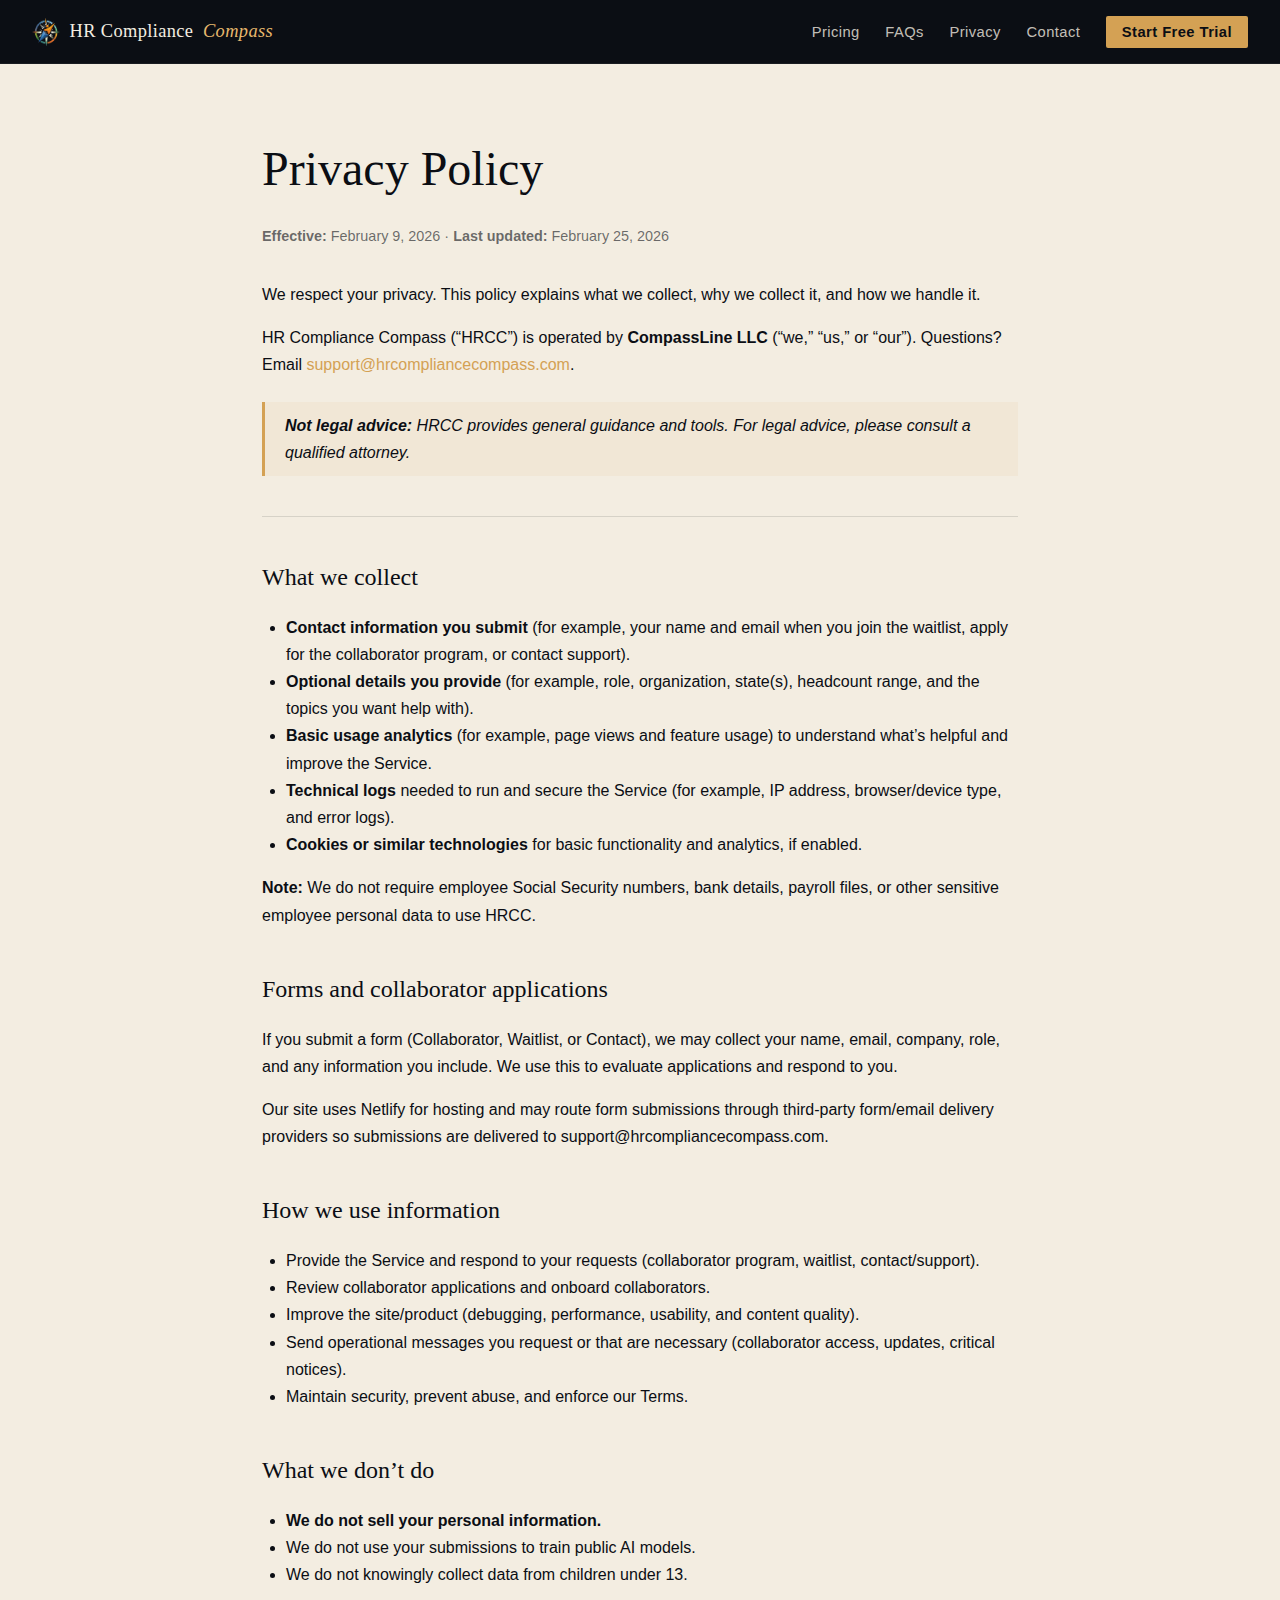
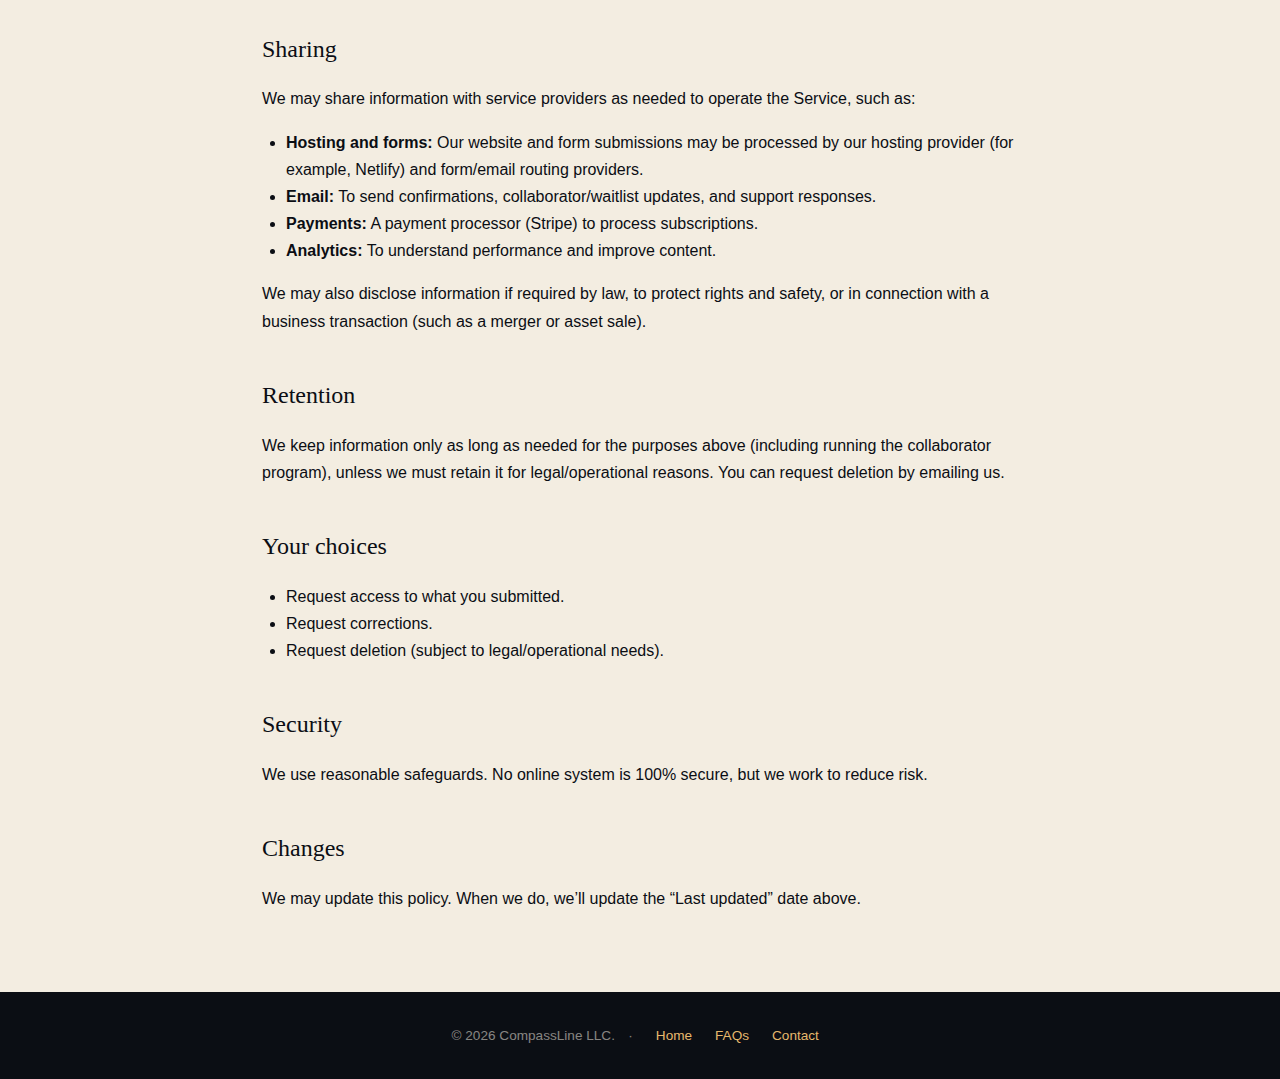
<file: privacy.html>
<!doctype html>
<html lang="en">
<head>
  <meta charset="utf-8" />
  <meta name="viewport" content="width=device-width,initial-scale=1" />
  <title>Privacy Policy &middot; HR Compliance Compass</title>
  <link rel="icon" type="image/png" href="/HRCC-compass-icon.png" />
  <style>
    :root {
      --ink: #0b0e14;
      --ink-soft: #131722;
      --cream: #f3ede1;
      --cream-soft: #e8dfcf;
      --gold: #d4a154;
      --gold-light: #e6b86d;
      --serif: 'Cormorant Garamond', Georgia, 'Times New Roman', serif;
      --sans: -apple-system, BlinkMacSystemFont, 'Segoe UI', Roboto, Helvetica, Arial, sans-serif;
    }
    * { box-sizing: border-box; }
    html, body { margin: 0; padding: 0; }
    body {
      font-family: var(--sans);
      background: var(--cream);
      color: var(--ink);
      line-height: 1.7;
      font-weight: 400;
      -webkit-font-smoothing: antialiased;
    }
    a { color: var(--gold); text-decoration: none; }
    a:hover { text-decoration: underline; }

    /* Top nav */
    .site-nav {
      background: var(--ink);
      color: var(--cream);
      padding: 1rem 2rem;
      display: flex;
      align-items: center;
      justify-content: space-between;
      flex-wrap: wrap;
      gap: 1rem;
      border-bottom: 1px solid rgba(255,255,255,0.06);
    }
    .nav-logo {
      display: flex;
      align-items: center;
      gap: 0.6rem;
      color: var(--cream);
      font-family: var(--serif);
      font-size: 1.15rem;
      letter-spacing: 0.02em;
    }
    .nav-logo img { width: 28px; height: 28px; }
    .nav-logo span { color: var(--gold-light); font-style: italic; }
    .nav-links { display: flex; gap: 1.6rem; list-style: none; padding: 0; margin: 0; flex-wrap: wrap; }
    .nav-links a {
      color: rgba(243,237,225,0.8);
      font-size: 0.92rem;
      letter-spacing: 0.03em;
    }
    .nav-links a:hover { color: var(--gold-light); text-decoration: none; }
    .nav-cta {
      background: var(--gold);
      color: var(--ink) !important;
      padding: 0.5rem 1rem;
      border-radius: 2px;
      font-weight: 600;
    }
    .nav-cta:hover { background: var(--gold-light); }

    /* Page content */
    main {
      max-width: 820px;
      margin: 0 auto;
      padding: 4rem 2rem;
    }
    main h1 {
      font-family: var(--serif);
      font-weight: 300;
      font-size: clamp(2rem, 5vw, 3rem);
      margin: 0 0 0.5rem;
    }
    main h2 {
      font-family: var(--serif);
      font-weight: 400;
      font-size: 1.5rem;
      margin: 2.5rem 0 0.75rem;
      color: var(--ink);
    }
    main p, main li { font-size: 1rem; }
    main ul { padding-left: 1.5rem; }
    .meta {
      color: rgba(11,14,20,0.6);
      font-size: 0.9rem;
      margin-bottom: 2rem;
    }
    blockquote {
      border-left: 3px solid var(--gold);
      padding: 0.6rem 1.25rem;
      margin: 1.5rem 0;
      background: rgba(212,161,84,0.08);
      font-style: italic;
    }
    hr {
      border: none;
      border-top: 1px solid rgba(11,14,20,0.12);
      margin: 2.5rem 0;
    }

    /* Footer */
    footer {
      background: var(--ink);
      color: rgba(243,237,225,0.55);
      padding: 2rem;
      text-align: center;
      font-size: 0.85rem;
    }
    footer a { color: var(--gold-light); margin: 0 0.6rem; }

    @media (max-width: 600px) {
      .site-nav { padding: 0.8rem 1rem; }
      .nav-links { gap: 1rem; }
      main { padding: 2.5rem 1.25rem; }
    }
  </style>
</head>
<body>

<nav class="site-nav">
  <a class="nav-logo" href="/">
    <img src="/HRCC-compass-icon.png" alt="HRCC logo" />
    HR Compliance <span>Compass</span>
  </a>
  <ul class="nav-links">
    <li><a href="/#pricing">Pricing</a></li>
    <li><a href="/faqs.html">FAQs</a></li>
    <li><a href="/privacy.html">Privacy</a></li>
    <li><a href="/contact.html">Contact</a></li>
    <li><a href="/#pricing" class="nav-cta">Start Free Trial</a></li>
  </ul>
</nav>

<main>
  <h1>Privacy Policy</h1>
  <p class="meta"><strong>Effective:</strong> February 9, 2026 &middot; <strong>Last updated:</strong> February 25, 2026</p>

  <p>We respect your privacy. This policy explains what we collect, why we collect it, and how we handle it.</p>

  <p>HR Compliance Compass (&ldquo;HRCC&rdquo;) is operated by <strong>CompassLine LLC</strong> (&ldquo;we,&rdquo; &ldquo;us,&rdquo; or &ldquo;our&rdquo;). Questions? Email <a href="mailto:support@hrcompliancecompass.com">support@hrcompliancecompass.com</a>.</p>

  <blockquote>
    <strong>Not legal advice:</strong> HRCC provides general guidance and tools. For legal advice, please consult a qualified attorney.
  </blockquote>

  <hr />

  <h2>What we collect</h2>
  <ul>
    <li><strong>Contact information you submit</strong> (for example, your name and email when you join the waitlist, apply for the collaborator program, or contact support).</li>
    <li><strong>Optional details you provide</strong> (for example, role, organization, state(s), headcount range, and the topics you want help with).</li>
    <li><strong>Basic usage analytics</strong> (for example, page views and feature usage) to understand what&rsquo;s helpful and improve the Service.</li>
    <li><strong>Technical logs</strong> needed to run and secure the Service (for example, IP address, browser/device type, and error logs).</li>
    <li><strong>Cookies or similar technologies</strong> for basic functionality and analytics, if enabled.</li>
  </ul>
  <p><strong>Note:</strong> We do not require employee Social Security numbers, bank details, payroll files, or other sensitive employee personal data to use HRCC.</p>

  <h2>Forms and collaborator applications</h2>
  <p>If you submit a form (Collaborator, Waitlist, or Contact), we may collect your name, email, company, role, and any information you include. We use this to evaluate applications and respond to you.</p>
  <p>Our site uses Netlify for hosting and may route form submissions through third-party form/email delivery providers so submissions are delivered to support@hrcompliancecompass.com.</p>

  <h2>How we use information</h2>
  <ul>
    <li>Provide the Service and respond to your requests (collaborator program, waitlist, contact/support).</li>
    <li>Review collaborator applications and onboard collaborators.</li>
    <li>Improve the site/product (debugging, performance, usability, and content quality).</li>
    <li>Send operational messages you request or that are necessary (collaborator access, updates, critical notices).</li>
    <li>Maintain security, prevent abuse, and enforce our Terms.</li>
  </ul>

  <h2>What we don&rsquo;t do</h2>
  <ul>
    <li><strong>We do not sell your personal information.</strong></li>
    <li>We do not use your submissions to train public AI models.</li>
    <li>We do not knowingly collect data from children under 13.</li>
  </ul>

  <h2>Sharing</h2>
  <p>We may share information with service providers as needed to operate the Service, such as:</p>
  <ul>
    <li><strong>Hosting and forms:</strong> Our website and form submissions may be processed by our hosting provider (for example, Netlify) and form/email routing providers.</li>
    <li><strong>Email:</strong> To send confirmations, collaborator/waitlist updates, and support responses.</li>
    <li><strong>Payments:</strong> A payment processor (Stripe) to process subscriptions.</li>
    <li><strong>Analytics:</strong> To understand performance and improve content.</li>
  </ul>
  <p>We may also disclose information if required by law, to protect rights and safety, or in connection with a business transaction (such as a merger or asset sale).</p>

  <h2>Retention</h2>
  <p>We keep information only as long as needed for the purposes above (including running the collaborator program), unless we must retain it for legal/operational reasons. You can request deletion by emailing us.</p>

  <h2>Your choices</h2>
  <ul>
    <li>Request access to what you submitted.</li>
    <li>Request corrections.</li>
    <li>Request deletion (subject to legal/operational needs).</li>
  </ul>

  <h2>Security</h2>
  <p>We use reasonable safeguards. No online system is 100% secure, but we work to reduce risk.</p>

  <h2>Changes</h2>
  <p>We may update this policy. When we do, we&rsquo;ll update the &ldquo;Last updated&rdquo; date above.</p>
</main>

<footer>
  &copy; <span id="year"></span> CompassLine LLC.
  <span style="margin: 0 0.6rem;">&middot;</span>
  <a href="/">Home</a>
  <a href="/faqs.html">FAQs</a>
  <a href="/contact.html">Contact</a>
</footer>

<script>document.getElementById("year").textContent = new Date().getFullYear();</script>
</body>
</html>
</file>
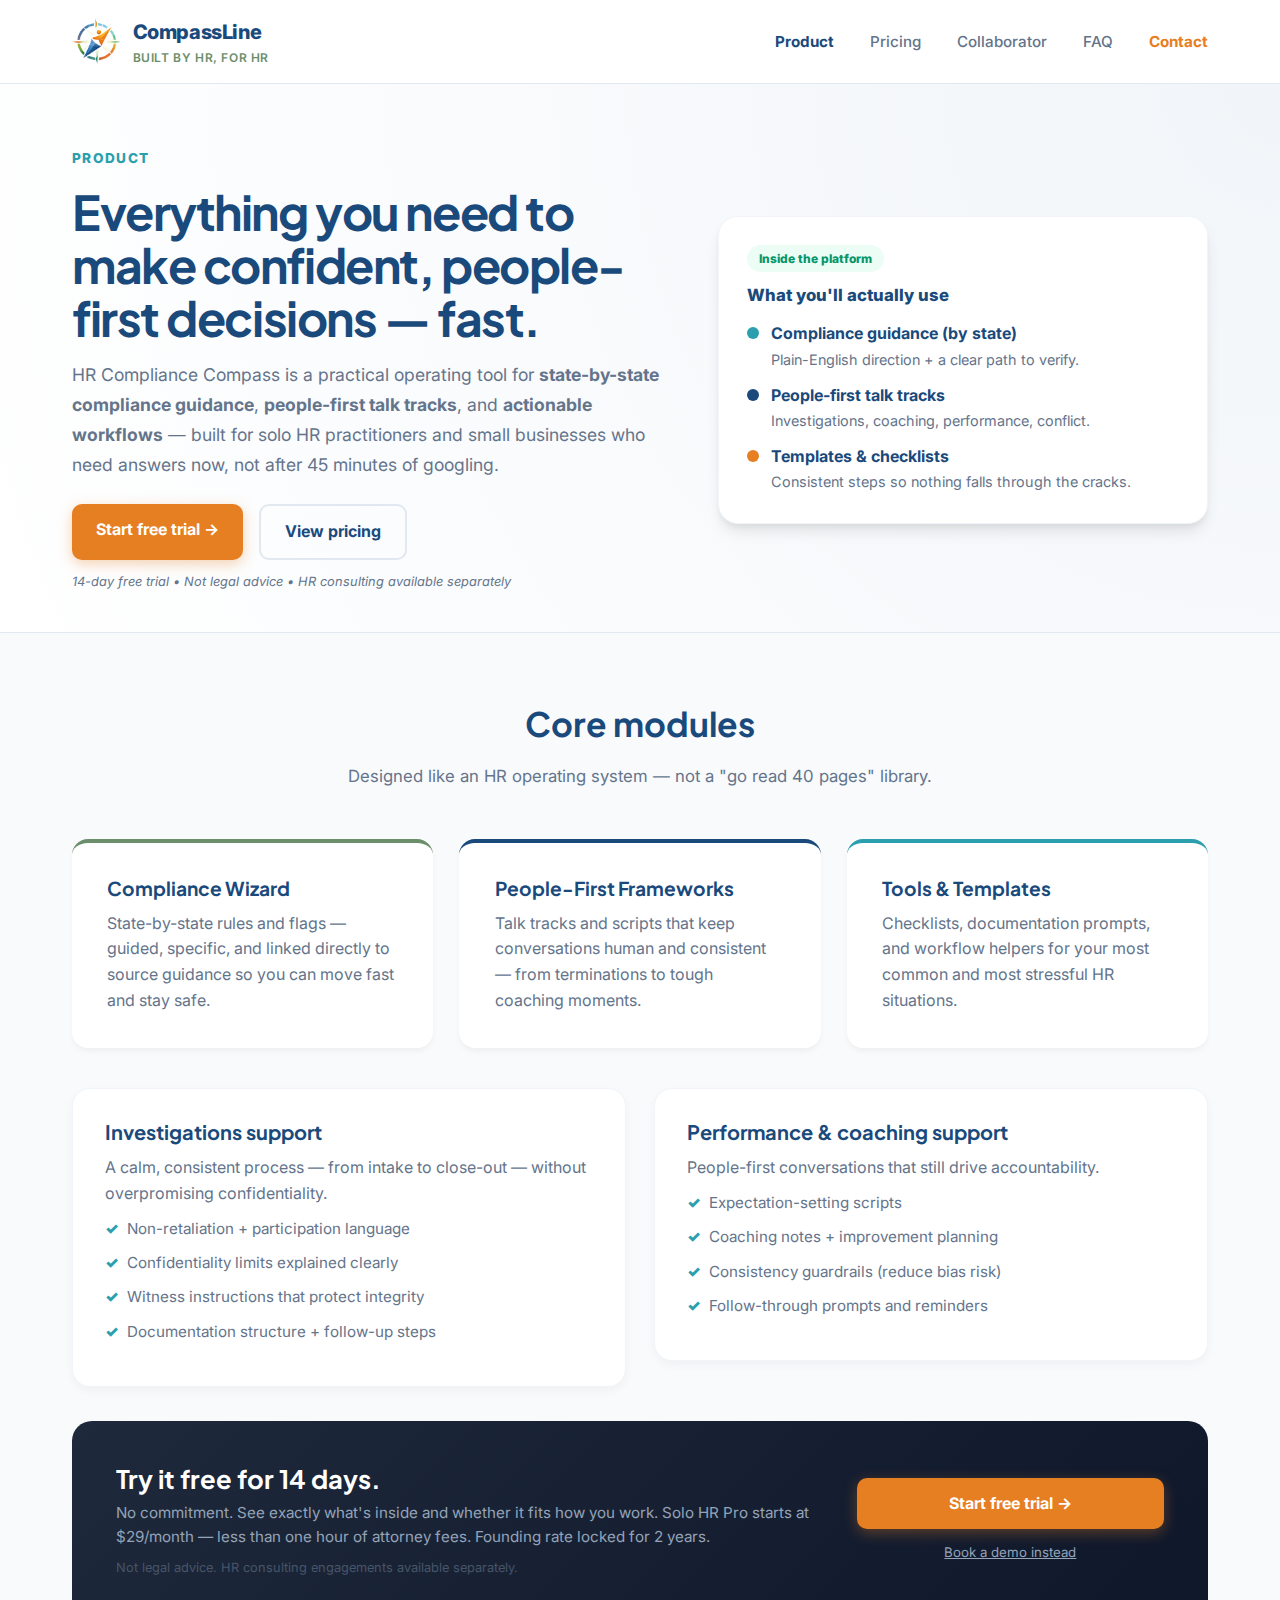
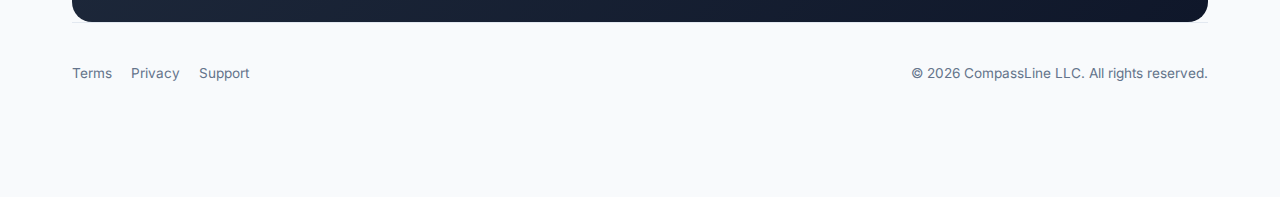
<file: product.html>
﻿<!DOCTYPE html>
<html lang="en">
<head>
  <meta charset="utf-8"/>
  <meta name="viewport" content="width=device-width, initial-scale=1"/>
  <title>Product | HR Compliance Compass</title>
  <meta name="description" content="Inside HR Compliance Compass: 50-state guidance, people-first talk tracks, investigation support, performance tools, and practical checklists. Built for solo HR and small business."/>
  <link rel="preconnect" href="https://fonts.googleapis.com">
  <link rel="preconnect" href="https://fonts.gstatic.com" crossorigin>
  <link href="https://fonts.googleapis.com/css2?family=Inter:wght@400;500;600;700;800&family=Plus+Jakarta+Sans:wght@700;800&display=swap" rel="stylesheet">
  <link rel="icon" href="assets/favicon.png"/>
  <!-- Google tag (gtag.js) -->
  <script async src="https://www.googletagmanager.com/gtag/js?id=G-9CXFF6HMVN"></script>
  <script>
    window.dataLayer = window.dataLayer || [];
    function gtag(){dataLayer.push(arguments);}
    gtag('js', new Date());
    gtag('config', 'G-9CXFF6HMVN');
  </script>
  <style>
    :root {
      --navy: #1a4a7c; --sage: #6b8e6b; --orange: #e67e22; --teal: #2c9faf;
      --bg-light: #f8fafc; --text-main: #1e293b; --text-muted: #64748b;
      --white: #ffffff; --border: #e2e8f0;
      --shadow: 0 10px 15px -3px rgba(0,0,0,0.1), 0 4px 6px -2px rgba(0,0,0,0.05);
    }
    * { box-sizing: border-box; margin: 0; padding: 0; }
    body { font-family: 'Inter', sans-serif; background-color: var(--bg-light); color: var(--text-main); line-height: 1.6; -webkit-font-smoothing: antialiased; }
    h1, h2, h3 { font-family: 'Plus Jakarta Sans', sans-serif; color: var(--navy); line-height: 1.1; }
    .container { max-width: 1200px; margin: 0 auto; padding: 0 2rem; }

    .topbar { background: var(--white); border-bottom: 1px solid var(--border); padding: 1rem 0; position: sticky; top: 0; z-index: 1000; }
    .header { display: flex; justify-content: space-between; align-items: center; }
    .brand { display: flex; align-items: center; text-decoration: none; gap: 12px; }
    .brand img { height: 45px; width: auto; }
    .brand .name { font-weight: 800; font-size: 1.25rem; color: var(--navy); letter-spacing: -0.02em; }
    .brand .tag { font-size: 0.75rem; color: var(--sage); font-weight: 600; text-transform: uppercase; letter-spacing: 0.05em; }
    nav a { text-decoration: none; color: var(--text-muted); font-weight: 500; font-size: 0.95rem; margin-left: 2rem; transition: color 0.2s; }
    nav a:hover { color: var(--navy); }
    nav a.active { color: var(--navy); font-weight: 700; }
    nav a.cta { color: var(--orange); font-weight: 700; }

    .hero { padding: 64px 0 40px; background: radial-gradient(circle at top right, #f1f5f9, #ffffff); border-bottom: 1px solid var(--border); }
    .heroInner { display: grid; grid-template-columns: 1.1fr 0.9fr; gap: 48px; align-items: center; }
    .kicker { color: var(--teal); font-weight: 800; font-size: 0.85rem; text-transform: uppercase; letter-spacing: 0.1em; margin-bottom: 1rem; }
    .h1 { font-size: 3rem; margin-bottom: 1rem; letter-spacing: -0.03em; }
    .sub { font-size: 1.1rem; color: var(--text-muted); margin-bottom: 1.5rem; line-height: 1.7; }

    .btnRow { display: flex; gap: 1rem; margin-bottom: 0.75rem; flex-wrap: wrap; }
    .btn { padding: 13px 24px; border-radius: 10px; text-decoration: none; font-weight: 700; transition: all 0.2s; display: inline-block; }
    .btnPrimary { background-color: var(--orange); color: var(--white); box-shadow: 0 4px 14px 0 rgba(230,126,34,0.35); }
    .btnPrimary:hover { transform: translateY(-2px); box-shadow: 0 6px 20px rgba(230,126,34,0.23); }
    .btnGhost { border: 2px solid var(--border); color: var(--navy); background: transparent; }
    .btnGhost:hover { background: #f1f5f9; }

    .preview { background: var(--white); border-radius: 20px; padding: 1.75rem; box-shadow: var(--shadow); border: 1px solid #f1f5f9; }
    .previewBadge { background: #ecfdf5; color: #059669; padding: 4px 12px; border-radius: 99px; font-size: 0.75rem; font-weight: 800; display: inline-block; margin-bottom: 10px; }
    .previewTitle { font-weight: 800; color: var(--navy); font-size: 1.05rem; margin-bottom: 12px; }
    .miniList { list-style: none; display: grid; gap: 10px; }
    .miniItem { display: flex; gap: 12px; align-items: flex-start; }
    .dot { width: 12px; height: 12px; border-radius: 50%; background: var(--teal); margin-top: 6px; flex-shrink: 0; }
    .dot.blue { background: var(--navy); }
    .dot.orange { background: var(--orange); }
    .miniItem strong { display: block; color: var(--navy); }
    .miniItem span { color: var(--text-muted); font-size: 0.9rem; }

    .section { padding: 72px 0; }
    .section h2 { text-align: center; font-size: 2.1rem; margin-bottom: 1.25rem; }
    .lead { text-align: center; max-width: 860px; margin: 0 auto 3rem; font-size: 1.05rem; color: var(--text-muted); line-height: 1.7; }

    .grid3 { display: grid; grid-template-columns: repeat(3, 1fr); gap: 26px; }
    .card { background: var(--white); padding: 2.2rem; border-radius: 16px; box-shadow: 0 4px 6px -1px rgba(0,0,0,0.05); transition: transform 0.25s; border-top: 4px solid var(--sage); }
    .card:hover { transform: translateY(-4px); }
    .card h3 { margin-bottom: 0.75rem; font-size: 1.2rem; }
    .card p { color: var(--text-muted); }

    .split { display: grid; grid-template-columns: 1fr 1fr; gap: 28px; align-items: start; }
    .panel { background: var(--white); padding: 2rem; border-radius: 18px; box-shadow: 0 4px 10px rgba(0,0,0,0.04); border: 1px solid #f1f5f9; }
    .panel h3 { margin-bottom: 0.75rem; font-size: 1.25rem; }
    .bullets { margin-top: 10px; list-style: none; }
    .bullets li { margin: 10px 0; padding-left: 22px; position: relative; color: var(--text-muted); font-size: 0.95rem; }
    .bullets li::before { content: "\2713"; position: absolute; left: 0; color: var(--teal); font-weight: 900; }

    .ctaBand { background: linear-gradient(135deg, #1e293b, #0f172a); color: #f8fafc; border-radius: 20px; padding: 2.75rem; display: grid; grid-template-columns: 1.4fr 0.6fr; gap: 24px; align-items: center; }
    .ctaBand h3 { color: #fff; font-size: 1.6rem; margin-bottom: 8px; }
    .ctaBand p { color: #94a3b8; line-height: 1.6; font-size: 0.95rem; }
    .ctaBand .btnPrimary { display: block; text-align: center; }

    .footer { border-top: 1px solid var(--border); padding: 40px 0; display: flex; justify-content: space-between; color: var(--text-muted); font-size: 0.85rem; flex-wrap: wrap; gap: 12px; }
    .footer a { color: var(--text-muted); text-decoration: none; margin-right: 15px; }
    .footer a:hover { color: var(--navy); }

    @media (max-width: 968px) {
      .heroInner, .grid3, .split, .ctaBand { grid-template-columns: 1fr; }
      .h1 { font-size: 2.35rem; }
    }
  </style>
<script id="vtag-ai-js" async src="https://r2.leadsy.ai/tag.js" data-pid="1hwfJMJw0nrUL7L80" data-version="062024"></script>
</head>
<body>
  <div class="topbar">
    <div class="container header">
      <a class="brand" href="index.html">
        <img src="assets/hrcc-compass-icon.png" alt="HR Compliance Compass logo"/>
        <div class="lines">
          <div class="name">CompassLine</div>
          <div class="tag">Built by HR, for HR</div>
        </div>
      </a>
      <nav class="nav">
        <a class="active" href="product.html" aria-current="page">Product</a>
        <a href="pricing.html">Pricing</a>
        <a href="pilot.html">Collaborator</a>
        <a href="faq.html">FAQ</a>
        <a class="cta" href="contact.html">Contact</a>
      </nav>
    </div>
  </div>

  <section class="hero">
    <div class="container">
      <div class="heroInner">
        <div>
          <div class="kicker">Product</div>
          <h1 class="h1">Everything you need to make confident, people-first decisions — fast.</h1>
          <p class="sub">
            HR Compliance Compass is a practical operating tool for <strong>state-by-state compliance guidance</strong>, <strong>people-first talk tracks</strong>, and <strong>actionable workflows</strong> — built for solo HR practitioners and small businesses who need answers now, not after 45 minutes of googling.
          </p>
          <div class="btnRow">
            <a class="btn btnPrimary" href="https://buy.stripe.com/3cIbIU3uu55q0ANae4bZe0i">Start free trial &rarr;</a>
            <a class="btn btnGhost" href="pricing.html">View pricing</a>
          </div>
          <div style="font-size: 0.8rem; color: var(--text-muted); font-style: italic;">14-day free trial &bull; Not legal advice &bull; HR consulting available separately</div>
        </div>

        <div class="preview">
          <span class="previewBadge">Inside the platform</span>
          <div class="previewTitle">What you'll actually use</div>
          <ul class="miniList">
            <li class="miniItem">
              <span class="dot"></span>
              <div><strong>Compliance guidance (by state)</strong><span>Plain-English direction + a clear path to verify.</span></div>
            </li>
            <li class="miniItem">
              <span class="dot blue"></span>
              <div><strong>People-first talk tracks</strong><span>Investigations, coaching, performance, conflict.</span></div>
            </li>
            <li class="miniItem">
              <span class="dot orange"></span>
              <div><strong>Templates &amp; checklists</strong><span>Consistent steps so nothing falls through the cracks.</span></div>
            </li>
          </ul>
        </div>
      </div>
    </div>
  </section>

  <section class="section">
    <div class="container">
      <h2>Core modules</h2>
      <p class="lead">Designed like an HR operating system — not a "go read 40 pages" library.</p>

      <div class="grid3">
        <div class="card">
          <h3>Compliance Wizard</h3>
          <p>State-by-state rules and flags — guided, specific, and linked directly to source guidance so you can move fast and stay safe.</p>
        </div>
        <div class="card" style="border-top-color: var(--navy);">
          <h3>People-First Frameworks</h3>
          <p>Talk tracks and scripts that keep conversations human and consistent — from terminations to tough coaching moments.</p>
        </div>
        <div class="card" style="border-top-color: var(--teal);">
          <h3>Tools &amp; Templates</h3>
          <p>Checklists, documentation prompts, and workflow helpers for your most common and most stressful HR situations.</p>
        </div>
      </div>

      <div style="height: 40px;"></div>

      <div class="split">
        <div class="panel">
          <h3>Investigations support</h3>
          <p style="color: var(--text-muted); margin-bottom: 10px;">A calm, consistent process — from intake to close-out — without overpromising confidentiality.</p>
          <ul class="bullets">
            <li>Non-retaliation + participation language</li>
            <li>Confidentiality limits explained clearly</li>
            <li>Witness instructions that protect integrity</li>
            <li>Documentation structure + follow-up steps</li>
          </ul>
        </div>
        <div class="panel">
          <h3>Performance &amp; coaching support</h3>
          <p style="color: var(--text-muted); margin-bottom: 10px;">People-first conversations that still drive accountability.</p>
          <ul class="bullets">
            <li>Expectation-setting scripts</li>
            <li>Coaching notes + improvement planning</li>
            <li>Consistency guardrails (reduce bias risk)</li>
            <li>Follow-through prompts and reminders</li>
          </ul>
        </div>
      </div>

      <div style="height: 34px;"></div>

      <div class="ctaBand">
        <div>
          <h3>Try it free for 14 days.</h3>
          <p>No commitment. See exactly what's inside and whether it fits how you work. Solo HR Pro starts at $29/month — less than one hour of attorney fees. Founding rate locked for 2 years.</p>
          <p style="margin-top: 8px; font-size: 0.8rem; color: #475569;">Not legal advice. HR consulting engagements available separately.</p>
        </div>
        <div>
          <a class="btn btnPrimary" href="https://buy.stripe.com/3cIbIU3uu55q0ANae4bZe0i">Start free trial &rarr;</a>
          <div style="text-align: center; margin-top: 10px;">
            <a href="https://meetings-na2.hubspot.com/jeannette-york" target="_blank" style="color: #94a3b8; font-size: 0.83rem; text-decoration: underline;">Book a demo instead</a>
          </div>
        </div>
      </div>

      <footer class="footer">
        <div>
          <a href="terms.html">Terms</a>
          <a href="privacy.html">Privacy</a>
          <a href="contact.html">Support</a>
        </div>
        <div>&copy; <span id="year"></span> CompassLine LLC. All rights reserved.</div>
      </footer>
    </div>
  </section>

  <script>
    document.getElementById('year').textContent = new Date().getFullYear();
  </script>
</body>
</html>
</file>
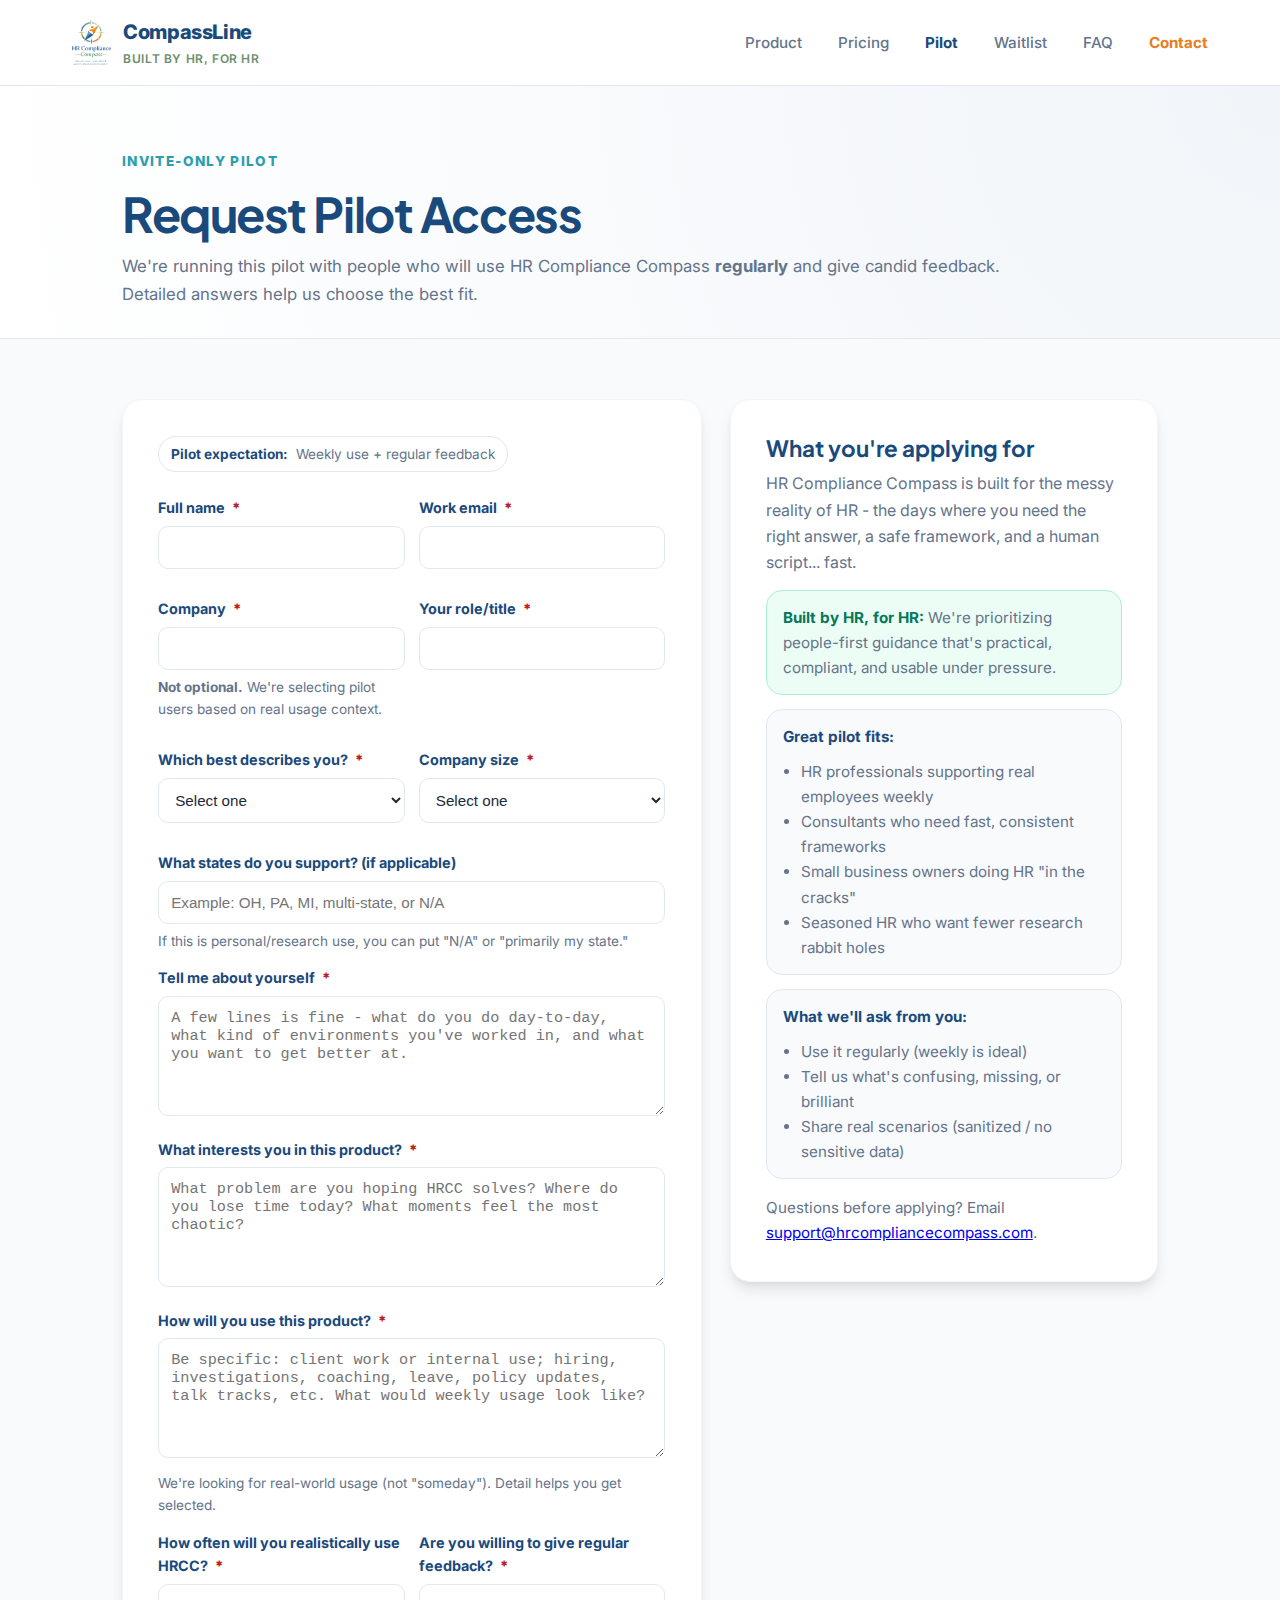
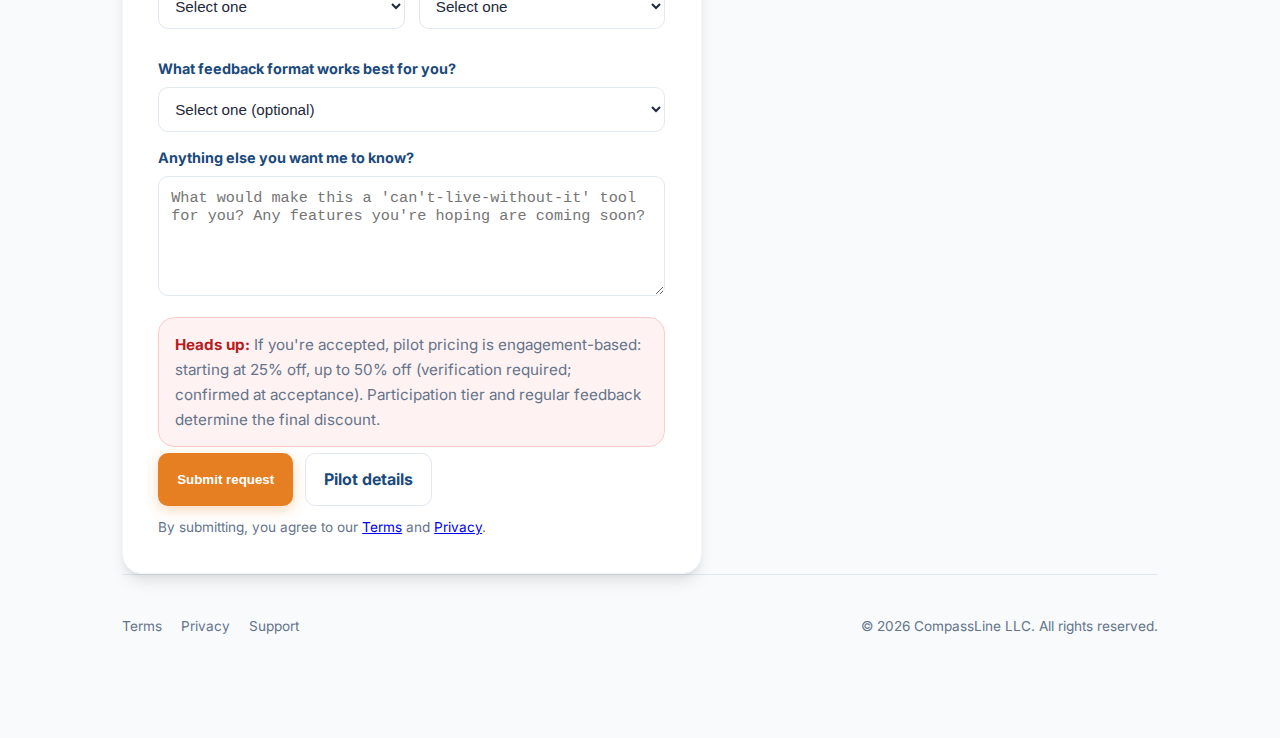
<file: request-access.html>
﻿<!DOCTYPE html>
<html lang="en">
<head>
  <meta charset="utf-8"/>
  <meta name="viewport" content="width=device-width, initial-scale=1"/>
  <title>Request Pilot Access | HR Compliance Compass</title>
  <meta name="description" content="Apply for invite-only pilot access to HR Compliance Compass. Built by HR, for HR."/>
  <link rel="preconnect" href="https://fonts.googleapis.com">
  <link rel="preconnect" href="https://fonts.gstatic.com" crossorigin>
  <link href="https://fonts.googleapis.com/css2?family=Inter:wght@400;500;600;700;800&family=Plus+Jakarta+Sans:wght@700;800&display=swap" rel="stylesheet">
  <link rel="icon" href="assets/favicon.png"/>

  <style>
    :root{
      --navy:#1a4a7c;
      --sage:#6b8e6b;
      --orange:#e67e22;
      --teal:#2c9faf;
      --bg-light:#f8fafc;
      --text-main:#1e293b;
      --text-muted:#64748b;
      --white:#ffffff;
      --border:#e2e8f0;
      --shadow:0 10px 15px -3px rgba(0,0,0,0.1), 0 4px 6px -2px rgba(0,0,0,0.05);
      --danger:#b91c1c;
      --danger-bg:#fef2f2;
      --success:#047857;
      --success-bg:#ecfdf5;
    }
    *{box-sizing:border-box;margin:0;padding:0;}
    body{
      font-family:'Inter',sans-serif;
      background-color:var(--bg-light);
      color:var(--text-main);
      line-height:1.65;
      -webkit-font-smoothing:antialiased;
    }
    h1,h2,h3{
      font-family:'Plus Jakarta Sans',sans-serif;
      color:var(--navy);
      line-height:1.1;
    }
    .container{max-width:1100px;margin:0 auto;padding:0 2rem;}

    /* Topbar */
    .topbar{
      background:var(--white);
      border-bottom:1px solid var(--border);
      padding:1rem 0;
      position:sticky;
      top:0;
      z-index:1000;
    }
    .header{
      display:flex;
      justify-content:space-between;
      align-items:center;
      max-width:1200px;
      margin:0 auto;
      padding:0 2rem;
    }
    .brand{
      display:flex;
      align-items:center;
      text-decoration:none;
      gap:12px;
    }
    .brand img{height:45px;width:auto;}
    .brand .name{
      font-weight:800;
      font-size:1.25rem;
      color:var(--navy);
      letter-spacing:-0.02em;
    }
    .brand .tag{
      font-size:0.75rem;
      color:var(--sage);
      font-weight:600;
      text-transform:uppercase;
      letter-spacing:0.05em;
    }
    nav a{
      text-decoration:none;
      color:var(--text-muted);
      font-weight:500;
      font-size:0.95rem;
      margin-left:2rem;
      transition:color 0.2s;
    }
    nav a:hover{color:var(--navy);}
    nav a.active{color:var(--navy);font-weight:700;}
    nav a.cta{color:var(--orange);font-weight:700;}

    /* Hero */
    .hero{
      padding:64px 0 30px;
      background:radial-gradient(circle at top right,#f1f5f9,#ffffff);
      border-bottom:1px solid var(--border);
    }
    .kicker{
      color:var(--teal);
      font-weight:800;
      font-size:0.85rem;
      text-transform:uppercase;
      letter-spacing:0.1em;
      margin-bottom:1rem;
    }
    .h1{font-size:3rem;margin-bottom:0.75rem;letter-spacing:-0.03em;}
    .sub{
      font-size:1.05rem;
      color:var(--text-muted);
      max-width:920px;
    }

    /* Layout */
    .section{padding:60px 0;}
    .grid{
      display:grid;
      grid-template-columns:1.15fr 0.85fr;
      gap:28px;
      align-items:start;
    }
    .panel{
      background:var(--white);
      border-radius:20px;
      box-shadow:var(--shadow);
      border:1px solid #f1f5f9;
      padding:2.2rem;
    }

    /* Info Cards */
    .badge{
      display:inline-flex;
      align-items:center;
      gap:8px;
      padding:6px 12px;
      border-radius:999px;
      border:1px solid var(--border);
      background:#fff;
      color:var(--text-muted);
      font-size:0.85rem;
      margin-bottom:14px;
    }
    .badge strong{color:var(--navy);}
    .callout{
      border-radius:16px;
      padding:14px 16px;
      border:1px solid var(--border);
      background:#f8fafc;
      color:var(--text-muted);
      font-size:0.95rem;
      margin-top:14px;
    }
    .callout strong{color:var(--navy);}

    .callout.danger{
      border-color:#fecaca;
      background:var(--danger-bg);
    }
    .callout.danger strong{color:var(--danger);}

    .callout.success{
      border-color:#a7f3d0;
      background:var(--success-bg);
    }
    .callout.success strong{color:var(--success);}

    /* Form */
    form{margin-top:10px;}
    .row{
      display:grid;
      grid-template-columns:1fr 1fr;
      gap:14px;
      margin-bottom:14px;
    }
    .field{margin-bottom:14px;}
    label{
      display:block;
      font-size:0.9rem;
      font-weight:700;
      color:var(--navy);
      margin-bottom:6px;
    }
    label .req{color:var(--danger); font-weight:800; margin-left:4px;}
    input, select, textarea{
      width:100%;
      padding:12px 12px;
      border-radius:10px;
      border:1px solid var(--border);
      background:#fff;
      color:var(--text-main);
      font-size:0.95rem;
      outline:none;
      transition:border 0.2s, box-shadow 0.2s;
    }
    textarea{min-height:120px; resize:vertical;}
    input:focus, select:focus, textarea:focus{
      border-color:#9cc7e6;
      box-shadow:0 0 0 4px rgba(44,159,175,0.12);
    }
    .hint{
      margin-top:6px;
      font-size:0.85rem;
      color:var(--text-muted);
    }

    /* Buttons */
    .btnRow{display:flex;gap:12px;flex-wrap:wrap;margin-top:6px;}
    .btn{
      padding:12px 18px;
      border-radius:10px;
      text-decoration:none;
      font-weight:700;
      display:inline-block;
      border:1px solid transparent;
      cursor:pointer;
      transition:transform 0.2s, box-shadow 0.2s, background 0.2s;
    }
    .btnPrimary{
      background:var(--orange);
      color:var(--white);
      box-shadow:0 4px 14px 0 rgba(230,126,34,0.30);
    }
    .btnPrimary:hover{transform:translateY(-2px); box-shadow:0 8px 20px rgba(230,126,34,0.18);}
    .btnGhost{
      background:#fff;
      color:var(--navy);
      border-color:var(--border);
    }
    .btnGhost:hover{background:#f1f5f9;}

    /* Footer */
    .footer{
      border-top:1px solid var(--border);
      padding:40px 0;
      display:flex;
      justify-content:space-between;
      color:var(--text-muted);
      font-size:0.85rem;
      flex-wrap:wrap;
      gap:12px;
    }
    .footer a{color:var(--text-muted); text-decoration:none; margin-right:15px;}
    .footer a:hover{color:var(--navy);}

    /* Mobile */
    @media (max-width: 968px){
      nav{display:none;}
      .header{padding:0 1rem;}
      .container{padding:0 1rem;}
      .grid{grid-template-columns:1fr;}
      .row{grid-template-columns:1fr;}
      .h1{font-size:2.35rem;}
    }
  </style>
</head>

<body>
  <div class="topbar">
    <div class="header">
      <a class="brand" href="index.html">
        <img src="assets/logo.png" alt="HR Compliance Compass logo"/>
        <div class="lines">
          <div class="name">CompassLine</div>
          <div class="tag">Built by HR, for HR</div>
        </div>
      </a>

      <nav class="nav">
        <a href="product.html">Product</a>
        <a href="pricing.html">Pricing</a>
        <a class="active" href="pilot.html" aria-current="page">Pilot</a>
        <a href="waitlist.html">Waitlist</a>
        <a href="faq.html">FAQ</a>
        <a class="cta" href="contact.html">Contact</a>
      </nav>
    </div>
  </div>

  <section class="hero">
    <div class="container">
      <div class="kicker">Invite-only pilot</div>
      <h1 class="h1">Request Pilot Access</h1>
      <p class="sub">
        We're running this pilot with people who will use HR Compliance Compass <strong>regularly</strong> and give candid feedback.
        Detailed answers help us choose the best fit.
      </p>
    </div>
  </section>

  <section class="section">
    <div class="container">
      <div class="grid">
        <!-- LEFT: FORM -->
        <div class="panel">
          <div class="badge"><strong>Pilot expectation:</strong> Weekly use + regular feedback</div>

          <!-- Netlify form -->
          <form name="pilot-access" method="POST" data-netlify="true" netlify-honeypot="bot-field" data-email-support="true" action="thanks.html">
            <input type="hidden" name="form-name" value="pilot-access"/>
            <p style="display:none;">
              <label>Don't fill this out: <input name="bot-field"/></label>
            </p>

            <div class="row">
              <div class="field">
                <label for="fullName">Full name <span class="req">*</span></label>
                <input id="fullName" name="fullName" type="text" autocomplete="name" required />
              </div>
              <div class="field">
                <label for="email">Work email <span class="req">*</span></label>
                <input id="email" name="email" type="email" autocomplete="email" required />
              </div>
            </div>

            <div class="row">
              <div class="field">
                <label for="company">Company <span class="req">*</span></label>
                <input id="company" name="company" type="text" required />
                <div class="hint"><strong>Not optional.</strong> We're selecting pilot users based on real usage context.</div>
              </div>
              <div class="field">
                <label for="role">Your role/title <span class="req">*</span></label>
                <input id="role" name="role" type="text" required />
              </div>
            </div>

            <div class="row">
              <div class="field">
                <label for="persona">Which best describes you? <span class="req">*</span></label>
                <select id="persona" name="persona" required>
                  <option value="" selected disabled>Select one</option>
                  <option>HR professional (in-house)</option>
                  <option>HR consultant / fractional HR</option>
                  <option>Small business owner / operator</option>
                  <option>Manager (people leader)</option>
                  <option>HR student / early-career HR</option>
                  <option>Other</option>
                </select>
              </div>
              <div class="field">
                <label for="companySize">Company size <span class="req">*</span></label>
                <select id="companySize" name="companySize" required>
                  <option value="" selected disabled>Select one</option>
                  <option>1-10</option>
                  <option>11-50</option>
                  <option>51-200</option>
                  <option>201-1,000</option>
                  <option>1,001+</option>
                </select>
              </div>
            </div>

            <div class="field">
              <label for="states">What states do you support? (if applicable)</label>
              <input id="states" name="states" type="text" placeholder="Example: OH, PA, MI, multi-state, or N/A" />
              <div class="hint">If this is personal/research use, you can put "N/A" or "primarily my state."</div>
            </div>

            <div class="field">
              <label for="aboutYou">Tell me about yourself <span class="req">*</span></label>
              <textarea id="aboutYou" name="aboutYou" required
                placeholder="A few lines is fine - what do you do day-to-day, what kind of environments you've worked in, and what you want to get better at."></textarea>
            </div>

            <div class="field">
              <label for="interest">What interests you in this product? <span class="req">*</span></label>
              <textarea id="interest" name="interest" required
                placeholder="What problem are you hoping HRCC solves? Where do you lose time today? What moments feel the most chaotic?"></textarea>
            </div>

            <div class="field">
              <label for="howUse">How will you use this product? <span class="req">*</span></label>
              <textarea id="howUse" name="howUse" required
                placeholder="Be specific: client work or internal use; hiring, investigations, coaching, leave, policy updates, talk tracks, etc. What would weekly usage look like?"></textarea>
              <div class="hint">We're looking for real-world usage (not "someday"). Detail helps you get selected.</div>
            </div>

            <div class="row">
              <div class="field">
                <label for="useFrequency">How often will you realistically use HRCC? <span class="req">*</span></label>
                <select id="useFrequency" name="useFrequency" required>
                  <option value="" selected disabled>Select one</option>
                  <option>Daily</option>
                  <option>2-3x per week</option>
                  <option>Weekly</option>
                  <option>1-2x per month</option>
                  <option>Not sure yet</option>
                </select>
              </div>
              <div class="field">
                <label for="feedbackComfort">Are you willing to give regular feedback? <span class="req">*</span></label>
                <select id="feedbackComfort" name="feedbackComfort" required>
                  <option value="" selected disabled>Select one</option>
                  <option>Yes - happy to share what works/doesn't</option>
                  <option>Yes - but I prefer quick surveys</option>
                  <option>Maybe - depends on time</option>
                  <option>No</option>
                </select>
              </div>
            </div>

            <div class="field">
              <label for="feedbackStyle">What feedback format works best for you?</label>
              <select id="feedbackStyle" name="feedbackStyle">
                <option value="" selected disabled>Select one (optional)</option>
                <option>Short weekly check-in (5-10 min)</option>
                <option>Monthly longer feedback call (20-30 min)</option>
                <option>Quick forms/surveys</option>
                <option>Asynchronous notes (email/DM)</option>
              </select>
            </div>

            <div class="field">
              <label for="notes">Anything else you want me to know?</label>
              <textarea id="notes" name="notes"
                placeholder="What would make this a 'can't-live-without-it' tool for you? Any features you're hoping are coming soon?"></textarea>
            </div>

            <div class="callout danger">
              <strong>Heads up:</strong> If you're accepted, pilot pricing is engagement-based: starting at 25% off, up to 50% off (verification required; confirmed at acceptance).
              Participation tier and regular feedback determine the final discount.
            </div>

            <div class="btnRow">
              <button class="btn btnPrimary" type="submit">Submit request</button>
              <a class="btn btnGhost" href="pilot.html">Pilot details</a>
            </div>

            <div class="hint" style="margin-top:10px;">
              By submitting, you agree to our <a href="terms.html">Terms</a> and <a href="privacy.html">Privacy</a>.
            </div>
          </form>
        </div>

        <!-- RIGHT: SIDE PANEL -->
        <div class="panel">
          <h2 style="font-size:1.4rem; margin-bottom:10px;">What you're applying for</h2>
          <p style="color:var(--text-muted); margin-bottom:14px;">
            HR Compliance Compass is built for the messy reality of HR - the days where you need the right answer, a safe framework,
            and a human script... fast.
          </p>

          <div class="callout success">
            <strong>Built by HR, for HR:</strong> We're prioritizing people-first guidance that's practical, compliant, and usable under pressure.
          </div>

          <div class="callout">
            <strong>Great pilot fits:</strong>
            <ul style="margin:10px 0 0 18px;">
              <li>HR professionals supporting real employees weekly</li>
              <li>Consultants who need fast, consistent frameworks</li>
              <li>Small business owners doing HR "in the cracks"</li>
              <li>Seasoned HR who want fewer research rabbit holes</li>
            </ul>
          </div>

          <div class="callout">
            <strong>What we'll ask from you:</strong>
            <ul style="margin:10px 0 0 18px;">
              <li>Use it regularly (weekly is ideal)</li>
              <li>Tell us what's confusing, missing, or brilliant</li>
              <li>Share real scenarios (sanitized / no sensitive data)</li>
            </ul>
          </div>

          <p style="color:var(--text-muted); margin-top:16px; font-size:0.95rem;">
            Questions before applying? Email <a href="mailto:support@hrcompliancecompass.com">support@hrcompliancecompass.com</a>.
          </p>
        </div>
      </div>

      <footer class="footer">
        <div>
          <a href="terms.html">Terms</a>
          <a href="privacy.html">Privacy</a>
          <a href="contact.html">Support</a>
        </div>
        <div>&copy; <span id="year"></span> CompassLine LLC. All rights reserved.</div>
      </footer>
    </div>
  </section>

  <script src="form-email.js"></script>
  <script>
    document.getElementById('year').textContent = new Date().getFullYear();
  </script>
</body>
</html>
</file>
